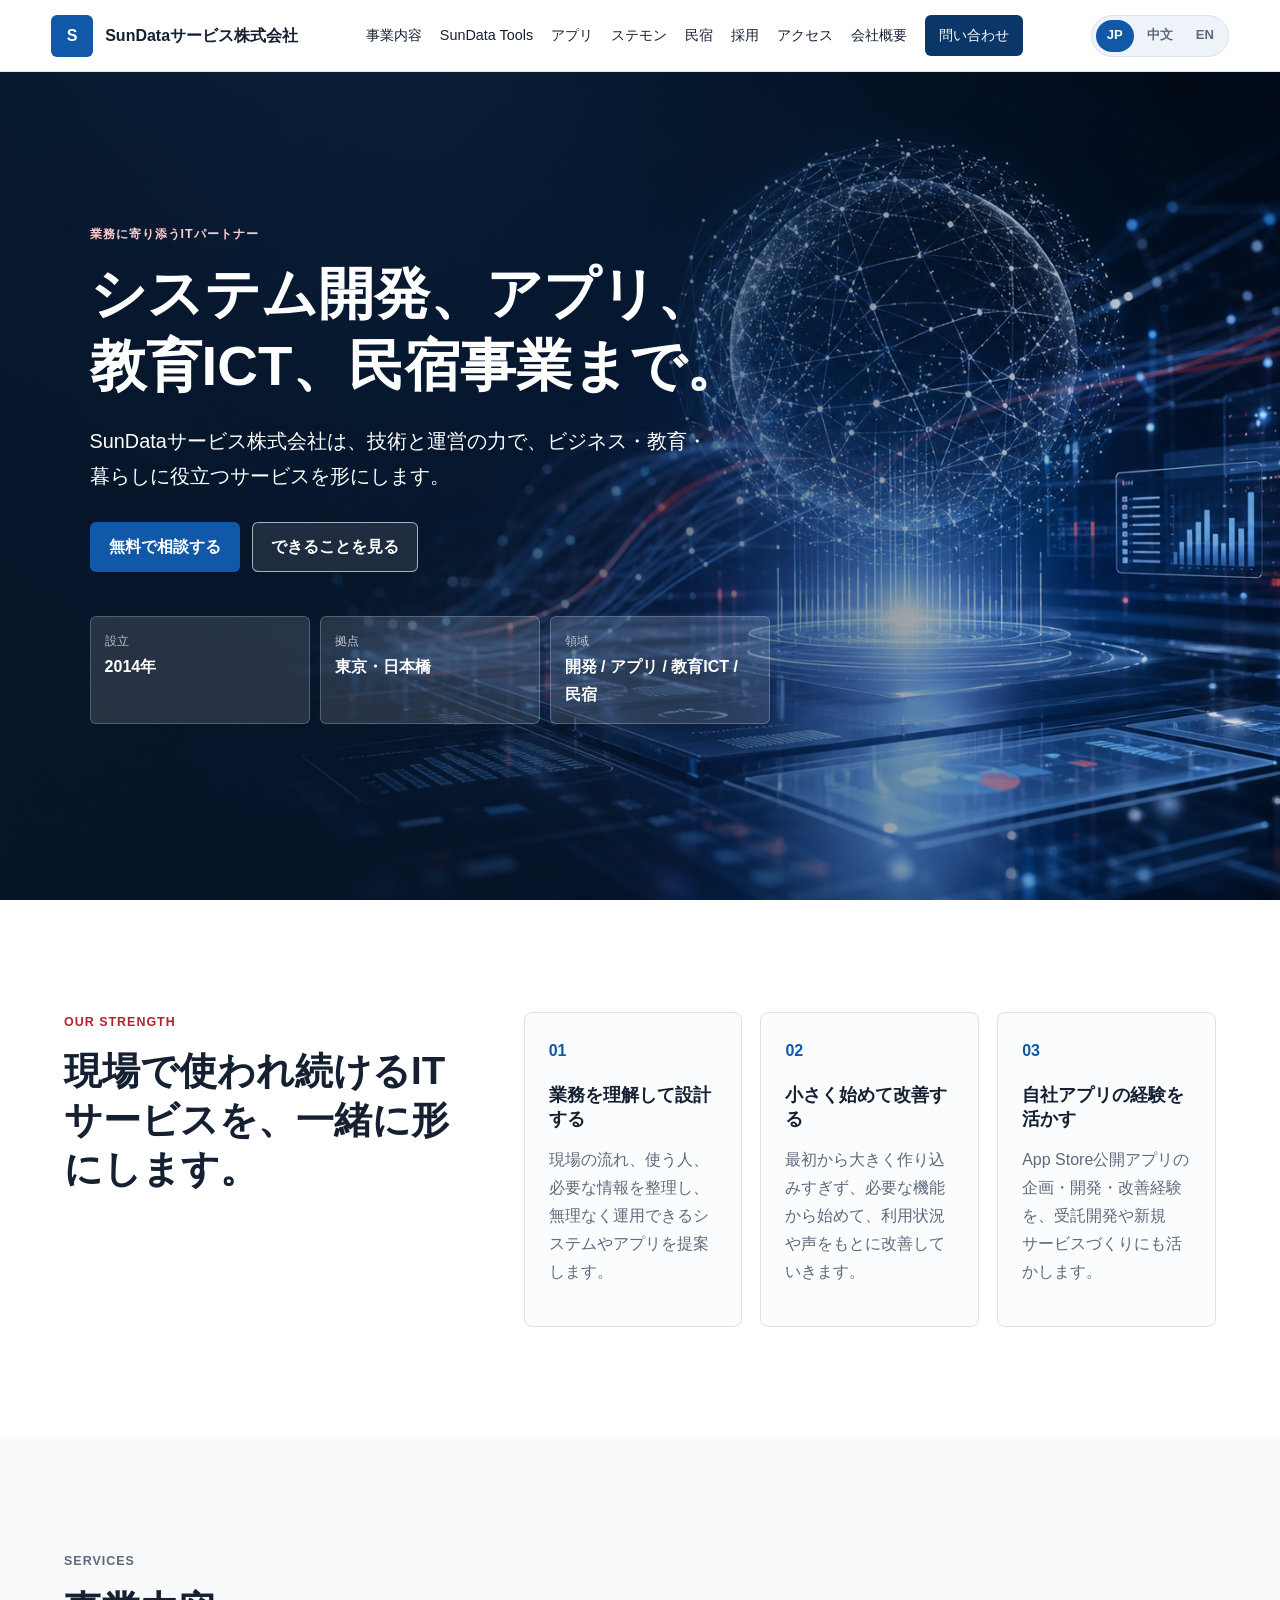
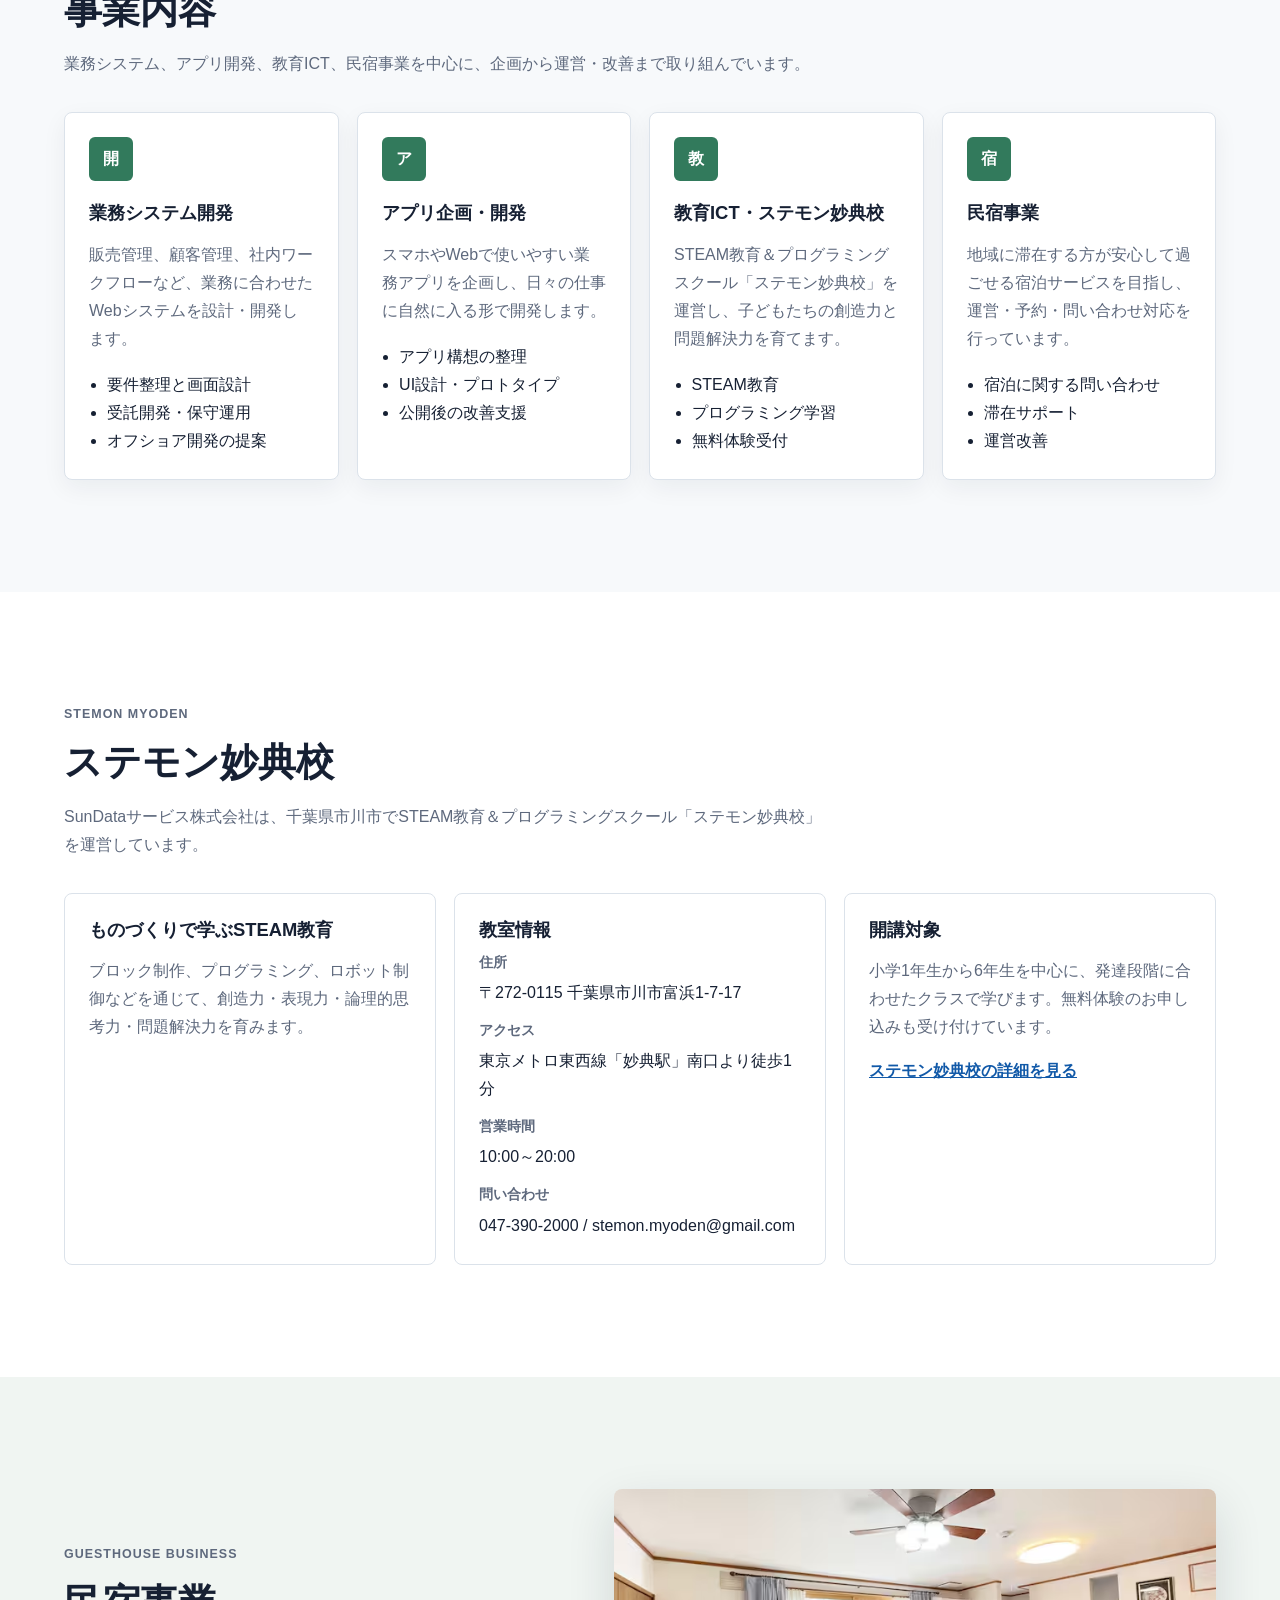
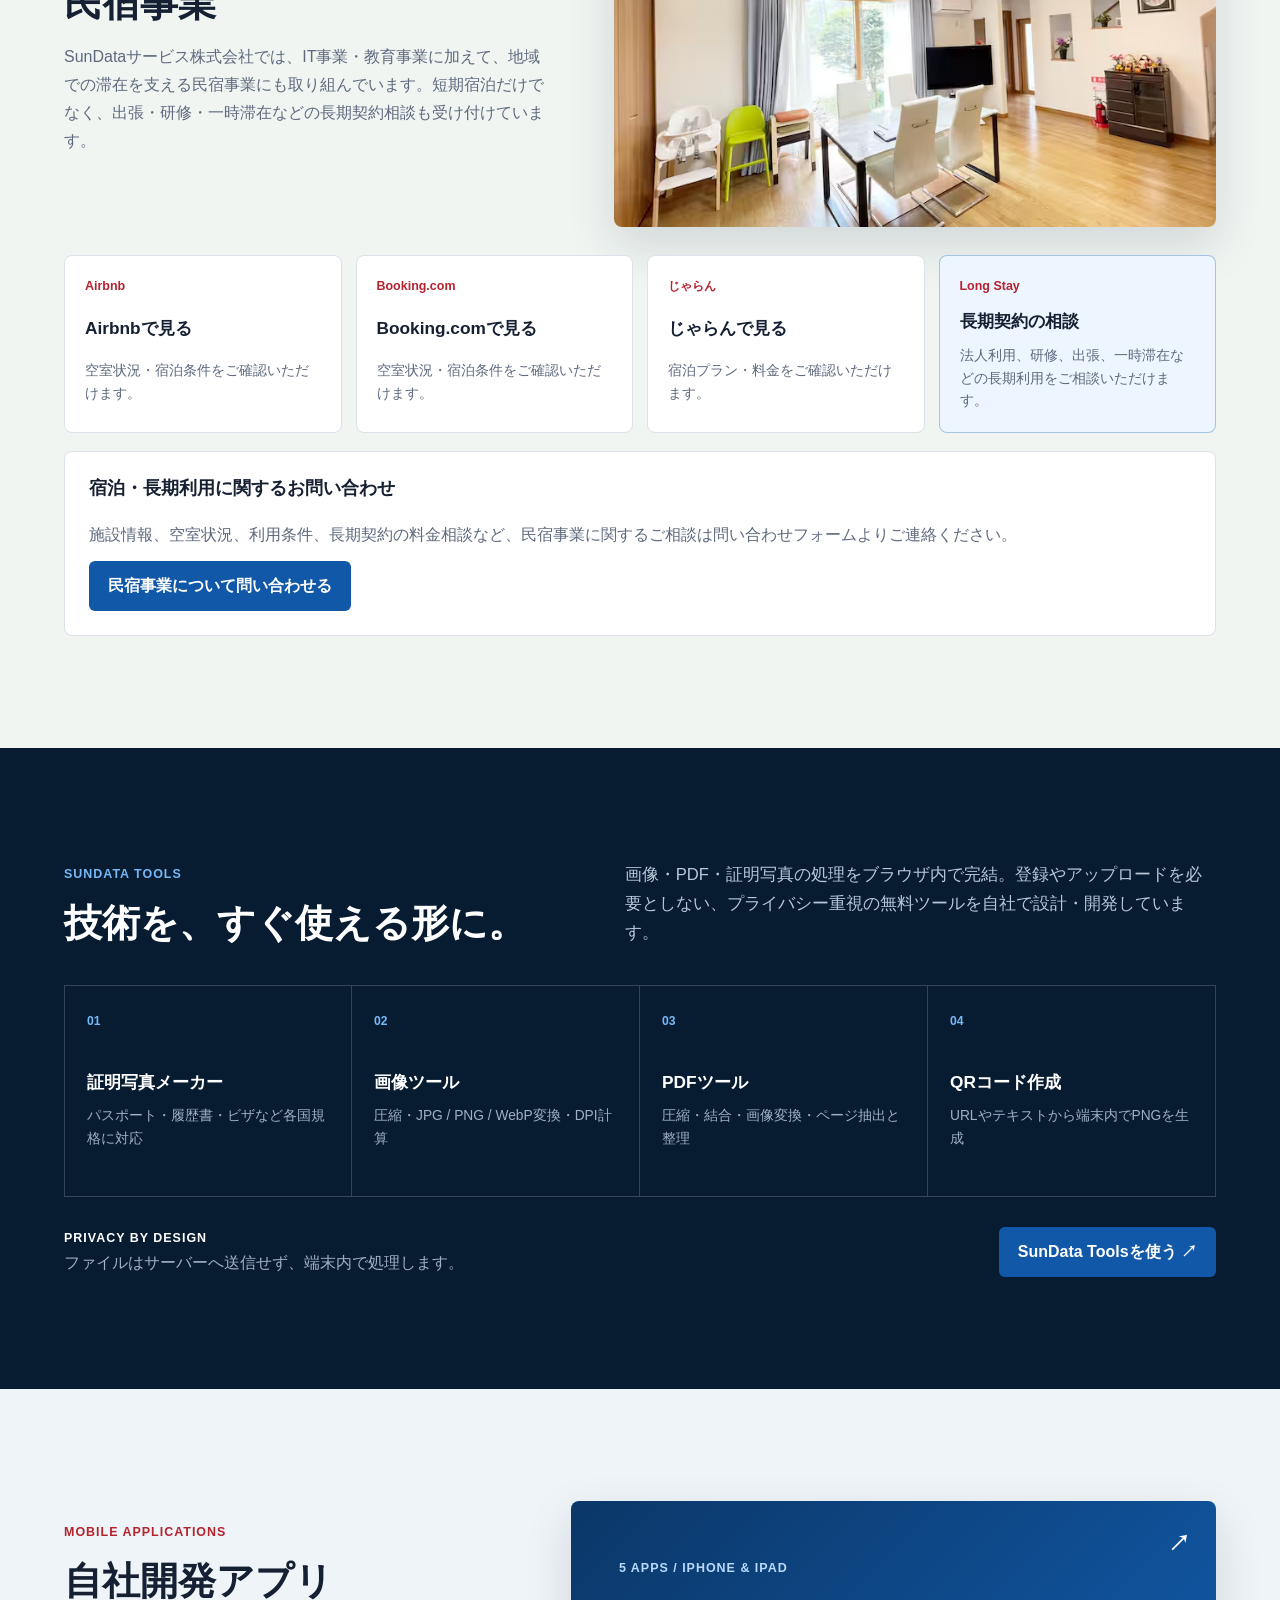
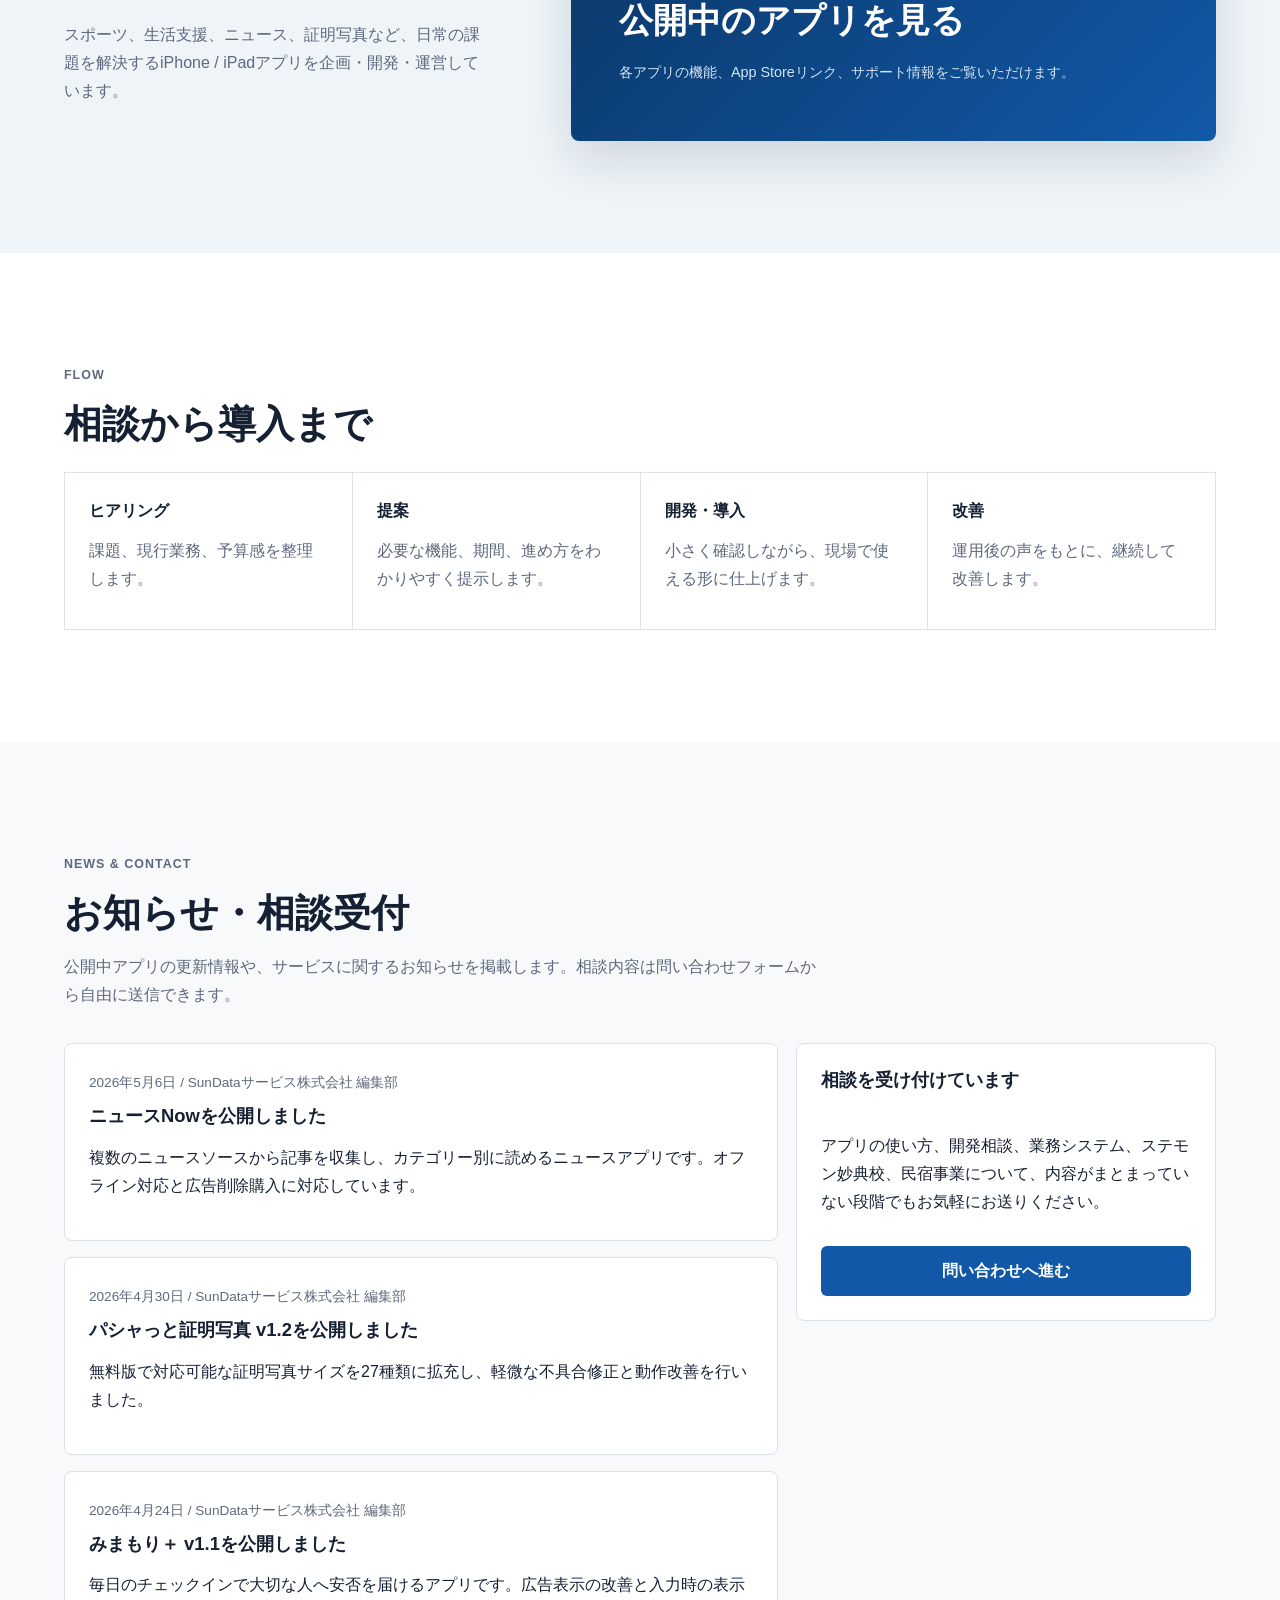
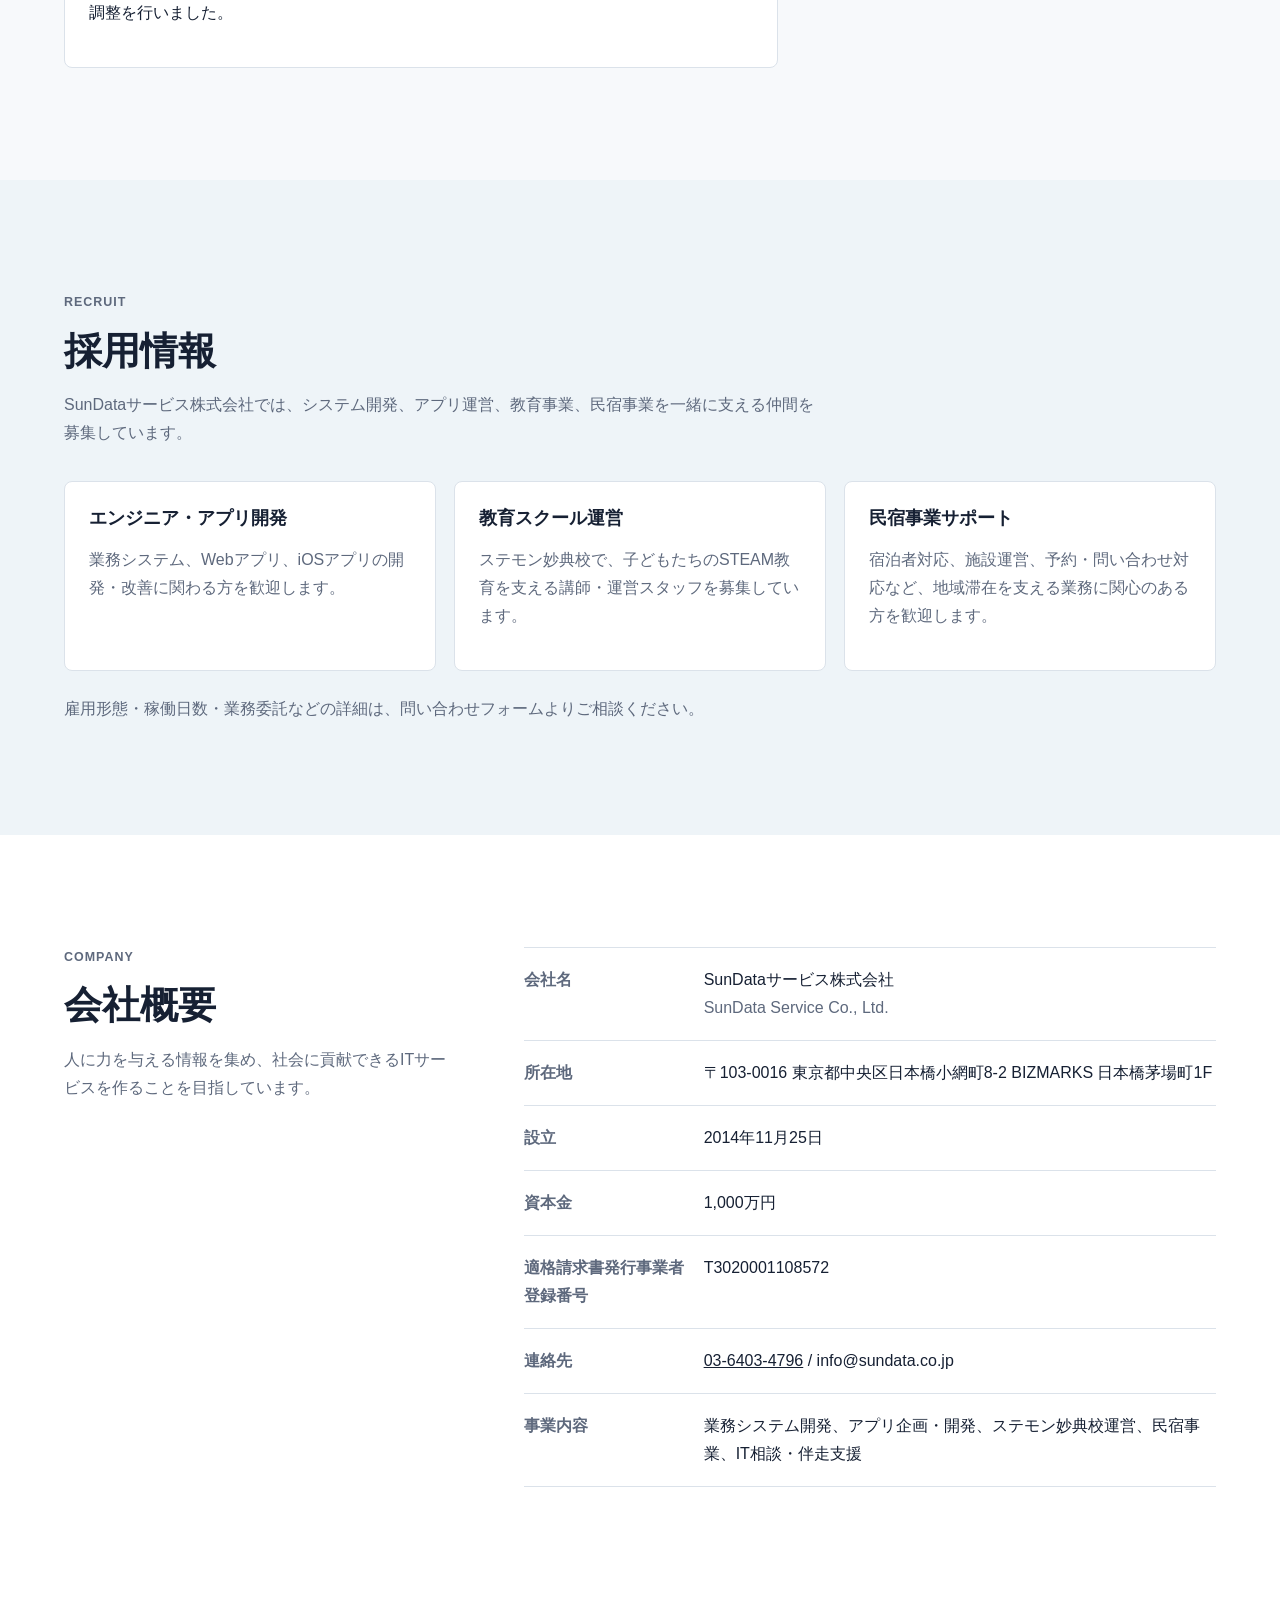
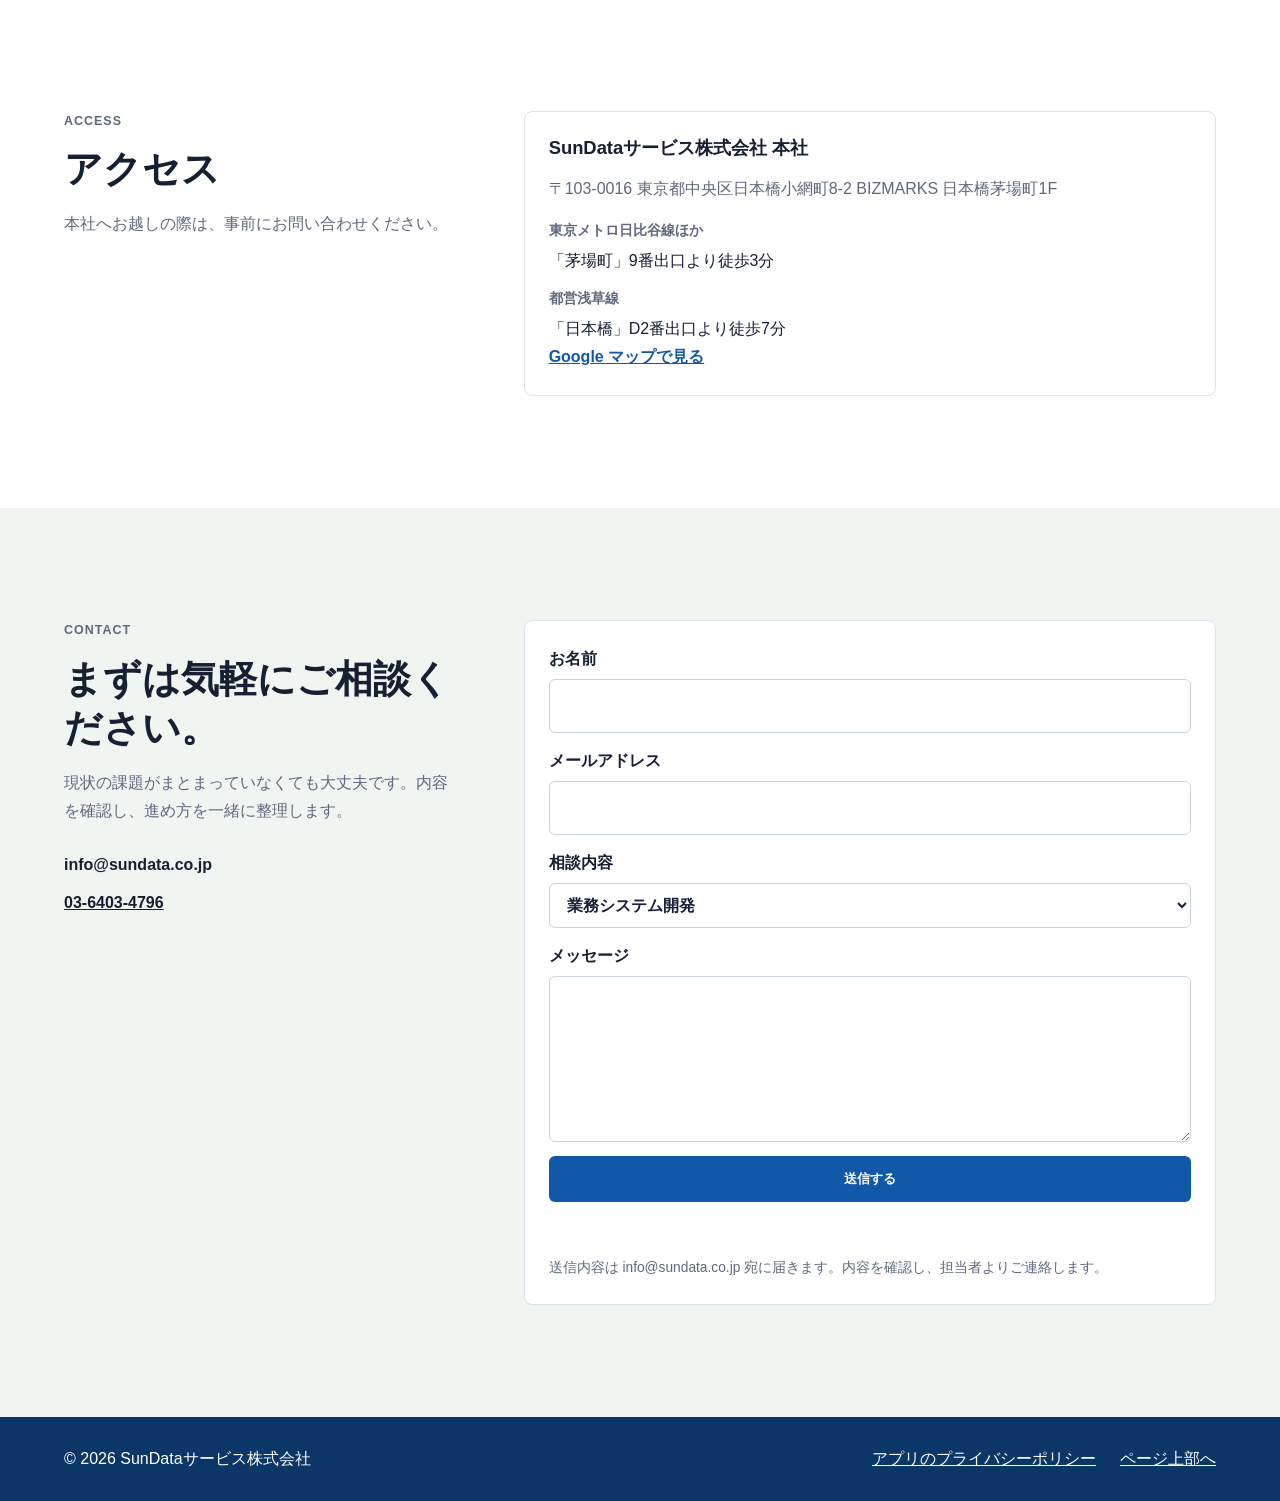
<file: index.html>
<!doctype html>
<html lang="ja">
  <head>
    <meta charset="utf-8">
    <meta name="viewport" content="width=device-width, initial-scale=1">
    <title>SunDataサービス株式会社 | システム・アプリ・教育ICT・民宿事業</title>
    <meta name="description" content="SunDataサービス株式会社は、業務システム開発、アプリ企画・開発、教育ICT、ステモン妙典校、民宿事業を通じて暮らしとビジネスを支援します。">
    <link rel="preload" href="assets/hero-ai-technology.png" as="image">
    <link rel="stylesheet" href="styles.css">
  </head>
  <body>
    <header class="site-header">
      <a class="brand" href="#top" aria-label="SunDataサービス株式会社 ホーム">
        <span class="brand-mark">S</span>
        <span>
          <strong>SunDataサービス株式会社</strong>
        </span>
      </a>
      <button class="nav-toggle" type="button" aria-label="メニューを開く" aria-expanded="false">☰</button>
      <nav class="site-nav" aria-label="主要ナビゲーション">
        <a href="#services">事業内容</a>
        <a href="#technology">SunData Tools</a>
        <a href="#apps">アプリ</a>
        <a href="#stemon">ステモン</a>
        <a href="#inn">民宿</a>
        <a href="#recruit">採用</a>
        <a href="#access">アクセス</a>
        <a href="#company">会社概要</a>
        <a class="nav-cta" href="#contact">問い合わせ</a>
      </nav>
      <div class="language-switcher" aria-label="Language">
        <a href="./" class="active" hreflang="ja">JP</a>
        <a href="zh/" class="" hreflang="zh-Hans">中文</a>
        <a href="en/" class="" hreflang="en">EN</a>
      </div>
    </header>

    <main id="top">
      <section class="hero">
        <img class="hero-image" src="assets/hero-ai-technology.png" alt="AIとデータ活用をイメージしたデジタルネットワーク">
        <div class="hero-shade"></div>
        <div class="hero-content">
          <p class="eyebrow">業務に寄り添うITパートナー</p>
          <h1>
            <span class="headline-phrase">システム開発、アプリ、</span>
            <span class="headline-phrase">教育ICT、民宿事業まで。</span>
          </h1>
          <p class="lead">SunDataサービス株式会社は、技術と運営の力で、ビジネス・教育・暮らしに役立つサービスを形にします。</p>
          <div class="hero-actions">
            <a class="button primary" href="#contact">無料で相談する</a>
            <a class="button secondary" href="#services">できることを見る</a>
          </div>
          <dl class="hero-facts" aria-label="会社の特徴">
            <div><dt>設立</dt><dd>2014年</dd></div>
            <div><dt>拠点</dt><dd>東京・日本橋</dd></div>
            <div><dt>領域</dt><dd>開発 / アプリ / 教育ICT / 民宿</dd></div>
          </dl>
        </div>
      </section>

      <section class="section intro" aria-labelledby="intro-title">
        <div>
          <p class="eyebrow">Our Strength</p>
          <h2 id="intro-title">現場で使われ続けるITサービスを、一緒に形にします。</h2>
        </div>
        <div class="intro-grid">
          <article>
            <span>01</span>
            <h3>業務を理解して設計する</h3>
            <p>現場の流れ、使う人、必要な情報を整理し、無理なく運用できるシステムやアプリを提案します。</p>
          </article>
          <article>
            <span>02</span>
            <h3>小さく始めて改善する</h3>
            <p>最初から大きく作り込みすぎず、必要な機能から始めて、利用状況や声をもとに改善していきます。</p>
          </article>
          <article>
            <span>03</span>
            <h3>自社アプリの経験を活かす</h3>
            <p>App Store公開アプリの企画・開発・改善経験を、受託開発や新規サービスづくりにも活かします。</p>
          </article>
        </div>
      </section>

      <section class="section services" id="services" aria-labelledby="services-title">
        <div class="section-heading">
          <p class="eyebrow">Services</p>
          <h2 id="services-title">事業内容</h2>
          <p>業務システム、アプリ開発、教育ICT、民宿事業を中心に、企画から運営・改善まで取り組んでいます。</p>
        </div>
        <div class="service-grid">
          <article class="service-card">
            <div class="icon">開</div>
            <h3>業務システム開発</h3>
            <p>販売管理、顧客管理、社内ワークフローなど、業務に合わせたWebシステムを設計・開発します。</p>
            <ul>
              <li>要件整理と画面設計</li>
              <li>受託開発・保守運用</li>
              <li>オフショア開発の提案</li>
            </ul>
          </article>
          <article class="service-card">
            <div class="icon">ア</div>
            <h3>アプリ企画・開発</h3>
            <p>スマホやWebで使いやすい業務アプリを企画し、日々の仕事に自然に入る形で開発します。</p>
            <ul>
              <li>アプリ構想の整理</li>
              <li>UI設計・プロトタイプ</li>
              <li>公開後の改善支援</li>
            </ul>
          </article>
          <article class="service-card">
            <div class="icon">教</div>
            <h3>教育ICT・ステモン妙典校</h3>
            <p>STEAM教育＆プログラミングスクール「ステモン妙典校」を運営し、子どもたちの創造力と問題解決力を育てます。</p>
            <ul>
              <li>STEAM教育</li>
              <li>プログラミング学習</li>
              <li>無料体験受付</li>
            </ul>
          </article>
          <article class="service-card">
            <div class="icon">宿</div>
            <h3>民宿事業</h3>
            <p>地域に滞在する方が安心して過ごせる宿泊サービスを目指し、運営・予約・問い合わせ対応を行っています。</p>
            <ul>
              <li>宿泊に関する問い合わせ</li>
              <li>滞在サポート</li>
              <li>運営改善</li>
            </ul>
          </article>
        </div>
      </section>

      <section class="section stemon" id="stemon" aria-labelledby="stemon-title">
        <div class="section-heading">
          <p class="eyebrow">STEMON Myoden</p>
          <h2 id="stemon-title">ステモン妙典校</h2>
          <p>SunDataサービス株式会社は、千葉県市川市でSTEAM教育＆プログラミングスクール「ステモン妙典校」を運営しています。</p>
        </div>
        <div class="info-grid">
          <article class="info-card">
            <h3>ものづくりで学ぶSTEAM教育</h3>
            <p>ブロック制作、プログラミング、ロボット制御などを通じて、創造力・表現力・論理的思考力・問題解決力を育みます。</p>
          </article>
          <article class="info-card">
            <h3>教室情報</h3>
            <dl class="compact-list">
              <div><dt>住所</dt><dd>〒272-0115 千葉県市川市富浜1-7-17</dd></div>
              <div><dt>アクセス</dt><dd>東京メトロ東西線「妙典駅」南口より徒歩1分</dd></div>
              <div><dt>営業時間</dt><dd>10:00～20:00</dd></div>
              <div><dt>問い合わせ</dt><dd>047-390-2000 / stemon.myoden@gmail.com</dd></div>
            </dl>
          </article>
          <article class="info-card">
            <h3>開講対象</h3>
            <p>小学1年生から6年生を中心に、発達段階に合わせたクラスで学びます。無料体験のお申し込みも受け付けています。</p>
            <a class="text-link" href="https://www.stemon.net/schools/myoden/" target="_blank" rel="noopener">ステモン妙典校の詳細を見る</a>
          </article>
        </div>
      </section>

      <section class="section inn" id="inn" aria-labelledby="inn-title">
        <div class="split-panel">
          <div>
            <p class="eyebrow">Guesthouse Business</p>
            <h2 id="inn-title">民宿事業</h2>
            <p>SunDataサービス株式会社では、IT事業・教育事業に加えて、地域での滞在を支える民宿事業にも取り組んでいます。短期宿泊だけでなく、出張・研修・一時滞在などの長期契約相談も受け付けています。</p>
          </div>
          <div class="guesthouse-media">
            <img src="assets/guesthouse-room.avif" alt="民宿事業の客室写真">
          </div>
        </div>
        <div class="booking-grid" aria-label="民宿予約リンク">
          <a class="booking-card" href="https://www.airbnb.jp/rooms/863454537702754655?guests=1&adults=1&s=67&unique_share_id=db4092f7-1dc7-4b91-a74a-ff090fd770fd" target="_blank" rel="noopener">
            <span>Airbnb</span>
            <strong>Airbnbで見る</strong>
            <small>空室状況・宿泊条件をご確認いただけます。</small>
          </a>
          <a class="booking-card" href="https://www.booking.com/Share-pc0vzx" target="_blank" rel="noopener">
            <span>Booking.com</span>
            <strong>Booking.comで見る</strong>
            <small>空室状況・宿泊条件をご確認いただけます。</small>
          </a>
          <a class="booking-card" href="https://www.jalan.net/yad369756/" target="_blank" rel="noopener">
            <span>じゃらん</span>
            <strong>じゃらんで見る</strong>
            <small>宿泊プラン・料金をご確認いただけます。</small>
          </a>
          <a class="booking-card highlight" href="#contact">
            <span>Long Stay</span>
            <strong>長期契約の相談</strong>
            <small>法人利用、研修、出張、一時滞在などの長期利用をご相談いただけます。</small>
          </a>
        </div>
        <div class="inn-note">
          <h3>宿泊・長期利用に関するお問い合わせ</h3>
          <p>施設情報、空室状況、利用条件、長期契約の料金相談など、民宿事業に関するご相談は問い合わせフォームよりご連絡ください。</p>
          <a class="button primary" href="#contact">民宿事業について問い合わせる</a>
        </div>
      </section>

      <section class="section technology" id="technology" aria-labelledby="technology-title">
        <div class="technology-header">
          <div>
            <p class="eyebrow">SunData Tools</p>
            <h2 id="technology-title">技術を、すぐ使える形に。</h2>
          </div>
          <p>画像・PDF・証明写真の処理をブラウザ内で完結。登録やアップロードを必要としない、プライバシー重視の無料ツールを自社で設計・開発しています。</p>
        </div>
        <div class="technology-grid">
          <a href="https://sundata.tech/?lang=ja#maker" target="_blank" rel="noopener"><span>01</span><strong>証明写真メーカー</strong><small>パスポート・履歴書・ビザなど各国規格に対応</small></a>
          <a href="https://sundata.tech/?lang=ja#tools" target="_blank" rel="noopener"><span>02</span><strong>画像ツール</strong><small>圧縮・JPG / PNG / WebP変換・DPI計算</small></a>
          <a href="https://sundata.tech/?lang=ja#pdf-tools" target="_blank" rel="noopener"><span>03</span><strong>PDFツール</strong><small>圧縮・結合・画像変換・ページ抽出と整理</small></a>
          <a href="https://sundata.tech/?lang=ja#qr-tool" target="_blank" rel="noopener"><span>04</span><strong>QRコード作成</strong><small>URLやテキストから端末内でPNGを生成</small></a>
        </div>
        <div class="technology-footer">
          <p><strong>Privacy by design</strong> ファイルはサーバーへ送信せず、端末内で処理します。</p>
          <a class="button primary" href="https://sundata.tech/?lang=ja" target="_blank" rel="noopener">SunData Toolsを使う ↗</a>
        </div>
      </section>

      <section class="section apps apps-link" id="apps" aria-labelledby="apps-title">
        <div class="apps-link-copy">
          <p class="eyebrow">Mobile Applications</p>
          <h2 id="apps-title">自社開発アプリ</h2>
          <p>スポーツ、生活支援、ニュース、証明写真など、日常の課題を解決するiPhone / iPadアプリを企画・開発・運営しています。</p>
        </div>
        <a class="apps-link-card" href="https://sundata.tech/apps.html?lang=ja" target="_blank" rel="noopener">
          <span>5 Apps / iPhone &amp; iPad</span>
          <strong>公開中のアプリを見る</strong>
          <small>各アプリの機能、App Storeリンク、サポート情報をご覧いただけます。</small>
          <b aria-hidden="true">↗</b>
        </a>
      </section>

      <section class="section process" aria-labelledby="process-title">
        <div class="section-heading compact">
          <p class="eyebrow">Flow</p>
          <h2 id="process-title">相談から導入まで</h2>
        </div>
        <ol class="process-list">
          <li><strong>ヒアリング</strong><span>課題、現行業務、予算感を整理します。</span></li>
          <li><strong>提案</strong><span>必要な機能、期間、進め方をわかりやすく提示します。</span></li>
          <li><strong>開発・導入</strong><span>小さく確認しながら、現場で使える形に仕上げます。</span></li>
          <li><strong>改善</strong><span>運用後の声をもとに、継続して改善します。</span></li>
        </ol>
      </section>

      <section class="section journal" id="journal" aria-labelledby="journal-title">
        <div class="section-heading">
          <p class="eyebrow">News & Contact</p>
          <h2 id="journal-title">お知らせ・相談受付</h2>
          <p>公開中アプリの更新情報や、サービスに関するお知らせを掲載します。相談内容は問い合わせフォームから自由に送信できます。</p>
        </div>
        <div class="journal-layout">
          <div class="posts" aria-live="polite">
          <article class="post">
            <time datetime="2026-05-06">2026年5月6日 / SunDataサービス株式会社 編集部</time>
            <h3>ニュースNowを公開しました</h3>
            <p>複数のニュースソースから記事を収集し、カテゴリー別に読めるニュースアプリです。オフライン対応と広告削除購入に対応しています。</p>
          </article>
          <article class="post">
            <time datetime="2026-04-30">2026年4月30日 / SunDataサービス株式会社 編集部</time>
            <h3>パシャっと証明写真 v1.2を公開しました</h3>
            <p>無料版で対応可能な証明写真サイズを27種類に拡充し、軽微な不具合修正と動作改善を行いました。</p>
          </article>
          <article class="post">
            <time datetime="2026-04-24">2026年4月24日 / SunDataサービス株式会社 編集部</time>
            <h3>みまもり＋ v1.1を公開しました</h3>
            <p>毎日のチェックインで大切な人へ安否を届けるアプリです。広告表示の改善と入力時の表示調整を行いました。</p>
          </article>
          </div>
          <aside class="request-box">
            <h3>相談を受け付けています</h3>
            <p>アプリの使い方、開発相談、業務システム、ステモン妙典校、民宿事業について、内容がまとまっていない段階でもお気軽にお送りください。</p>
            <a class="button primary" href="#contact">問い合わせへ進む</a>
          </aside>
        </div>
      </section>

      <section class="section recruit" id="recruit" aria-labelledby="recruit-title">
        <div class="section-heading">
          <p class="eyebrow">Recruit</p>
          <h2 id="recruit-title">採用情報</h2>
          <p>SunDataサービス株式会社では、システム開発、アプリ運営、教育事業、民宿事業を一緒に支える仲間を募集しています。</p>
        </div>
        <div class="recruit-grid">
          <article class="info-card">
            <h3>エンジニア・アプリ開発</h3>
            <p>業務システム、Webアプリ、iOSアプリの開発・改善に関わる方を歓迎します。</p>
          </article>
          <article class="info-card">
            <h3>教育スクール運営</h3>
            <p>ステモン妙典校で、子どもたちのSTEAM教育を支える講師・運営スタッフを募集しています。</p>
          </article>
          <article class="info-card">
            <h3>民宿事業サポート</h3>
            <p>宿泊者対応、施設運営、予約・問い合わせ対応など、地域滞在を支える業務に関心のある方を歓迎します。</p>
          </article>
        </div>
        <p class="section-note">雇用形態・稼働日数・業務委託などの詳細は、問い合わせフォームよりご相談ください。</p>
      </section>

      <section class="section company" id="company" aria-labelledby="company-title">
        <div>
          <p class="eyebrow">Company</p>
          <h2 id="company-title">会社概要</h2>
          <p>人に力を与える情報を集め、社会に貢献できるITサービスを作ることを目指しています。</p>
        </div>
        <dl class="company-table">
          <div><dt>会社名</dt><dd>SunDataサービス株式会社<br><span>SunData Service Co., Ltd.</span></dd></div>
          <div><dt>所在地</dt><dd>〒103-0016 東京都中央区日本橋小網町8-2 BIZMARKS 日本橋茅場町1F</dd></div>
          <div><dt>設立</dt><dd>2014年11月25日</dd></div>
          <div><dt>資本金</dt><dd>1,000万円</dd></div>
          <div><dt>適格請求書発行事業者登録番号</dt><dd>T3020001108572</dd></div>
          <div><dt>連絡先</dt><dd><a href="tel:0364034796">03-6403-4796</a> / info@sundata.co.jp</dd></div>
          <div><dt>事業内容</dt><dd>業務システム開発、アプリ企画・開発、ステモン妙典校運営、民宿事業、IT相談・伴走支援</dd></div>
        </dl>
      </section>

      <section class="section access" id="access" aria-labelledby="access-title">
        <div>
          <p class="eyebrow">Access</p>
          <h2 id="access-title">アクセス</h2>
          <p>本社へお越しの際は、事前にお問い合わせください。</p>
        </div>
        <div class="access-card">
          <h3>SunDataサービス株式会社 本社</h3>
          <p>〒103-0016 東京都中央区日本橋小網町8-2 BIZMARKS 日本橋茅場町1F</p>
          <dl class="compact-list">
            <div><dt>東京メトロ日比谷線ほか</dt><dd>「茅場町」9番出口より徒歩3分</dd></div>
            <div><dt>都営浅草線</dt><dd>「日本橋」D2番出口より徒歩7分</dd></div>
          </dl>
          <a class="text-link" href="https://www.google.com/maps/search/?api=1&query=%E6%9D%B1%E4%BA%AC%E9%83%BD%E4%B8%AD%E5%A4%AE%E5%8C%BA%E6%97%A5%E6%9C%AC%E6%A9%8B%E5%B0%8F%E7%B6%B2%E7%94%BA8-2%20BIZMARKS%20%E6%97%A5%E6%9C%AC%E6%A9%8B%E8%8C%85%E5%A0%B4%E7%94%BA1F" target="_blank" rel="noopener">Google マップで見る</a>
        </div>
      </section>

      <section class="section contact" id="contact" aria-labelledby="contact-title">
        <div class="contact-copy">
          <p class="eyebrow">Contact</p>
          <h2 id="contact-title">まずは気軽にご相談ください。</h2>
          <p>現状の課題がまとまっていなくても大丈夫です。内容を確認し、進め方を一緒に整理します。</p>
          <address>
            <span>info@sundata.co.jp</span>
            <a href="tel:0364034796">03-6403-4796</a>
          </address>
        </div>
        <form class="contact-form" id="contactForm" data-sending="送信中です。しばらくお待ちください。" data-success="送信しました。お問い合わせありがとうございます。" data-error="送信できませんでした。時間をおいて再度お試しください。" action="send-contact.php" method="post">
          <label>
            お名前
            <input name="name" required autocomplete="name">
          </label>
          <label>
            メールアドレス
            <input name="email" type="email" required autocomplete="email">
          </label>
          <label>
            相談内容
            <select name="topic">
              <option value="業務システム開発">業務システム開発</option>
              <option value="アプリ開発">アプリ開発</option>
              <option value="ステモン妙典校">ステモン妙典校</option>
              <option value="民宿事業">民宿事業</option>
              <option value="民宿・長期契約相談">民宿・長期契約相談</option>
              <option value="採用情報">採用情報</option>
              <option value="その他">その他</option>
            </select>
          </label>
          <label>
            メッセージ
            <textarea name="message" required rows="5"></textarea>
          </label>
          <label class="hidden-field" aria-hidden="true">
            会社名
            <input name="company" tabindex="-1" autocomplete="off">
          </label>
          <button class="button primary" type="submit">送信する</button>
          <p class="form-status" id="contactStatus" role="status" aria-live="polite"></p>
          <p class="form-note">送信内容は info@sundata.co.jp 宛に届きます。内容を確認し、担当者よりご連絡します。</p>
        </form>
      </section>
    </main>

    <footer class="site-footer">
      <p>© 2026 SunDataサービス株式会社</p>
      <div class="footer-links"><a href="privacy.html">アプリのプライバシーポリシー</a><a href="#top">ページ上部へ</a></div>
    </footer>

    <script src="script.js"></script>
  </body>
</html>
</file>
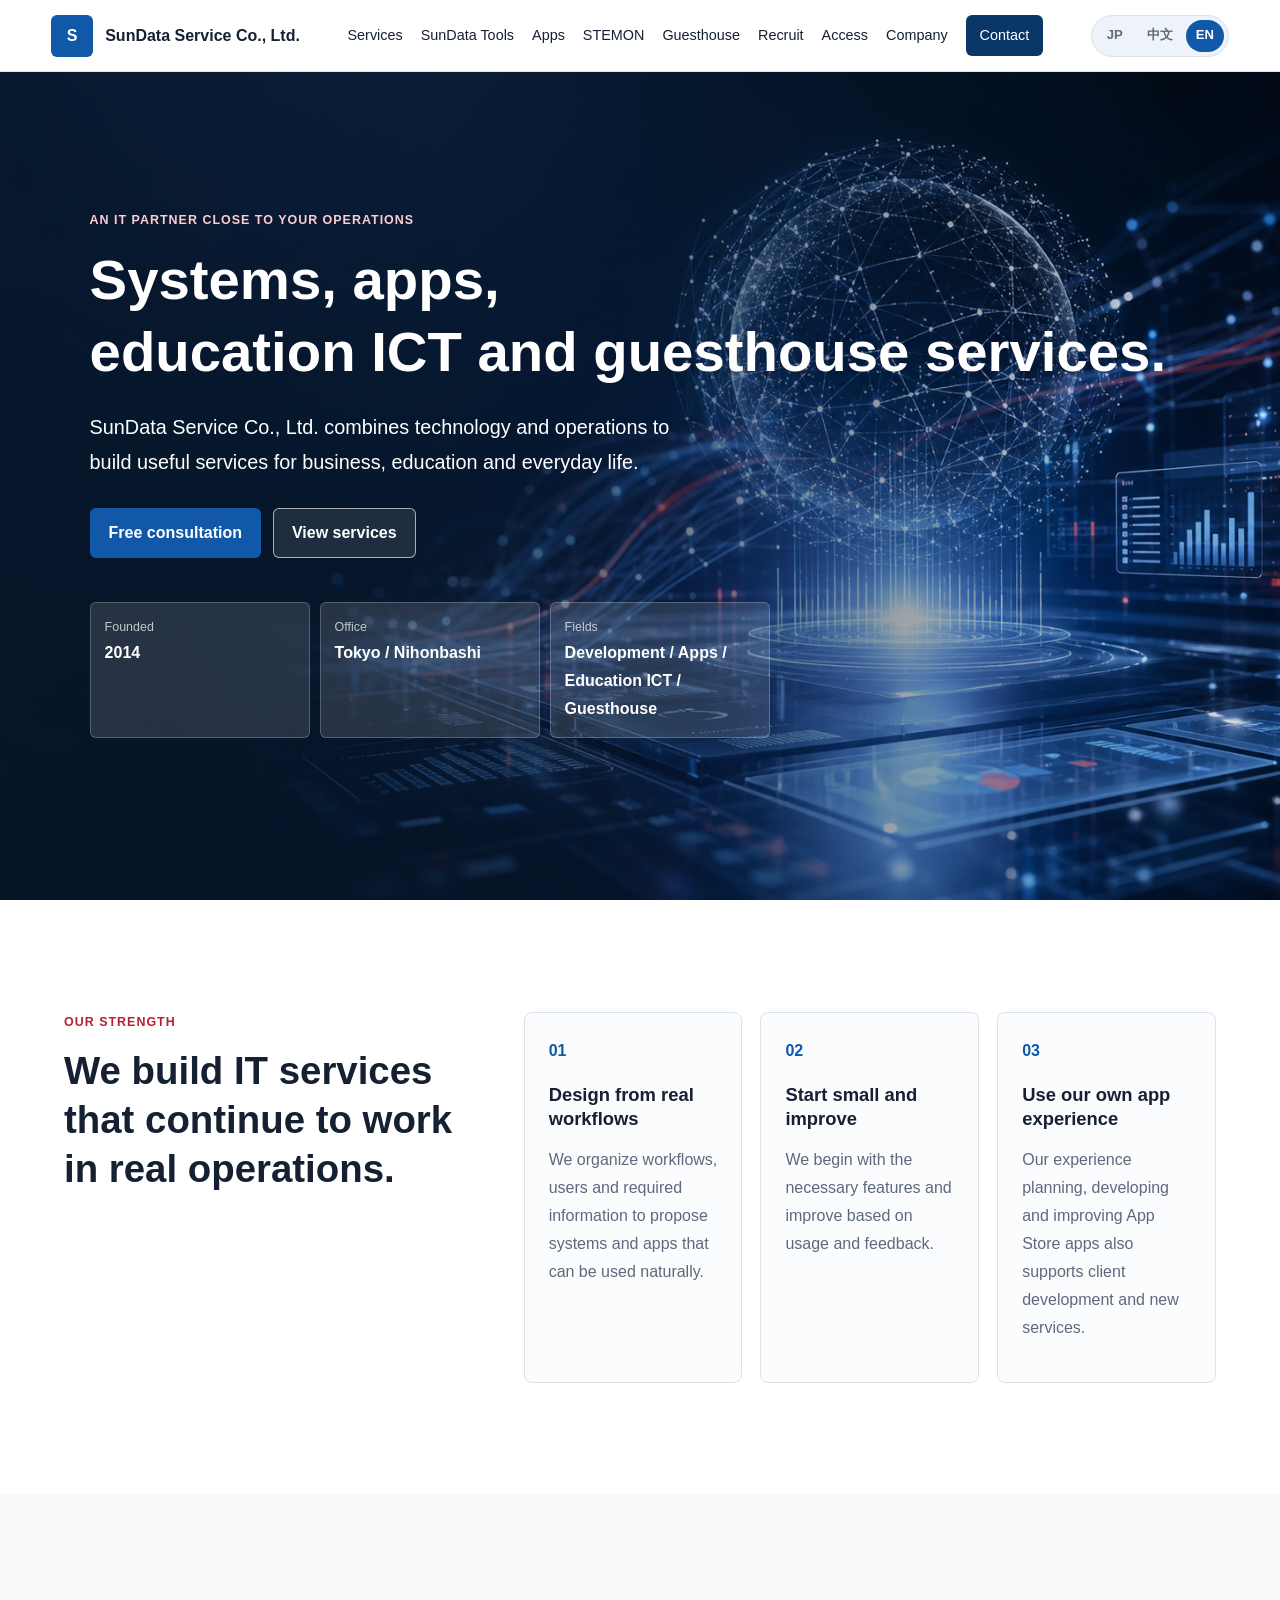
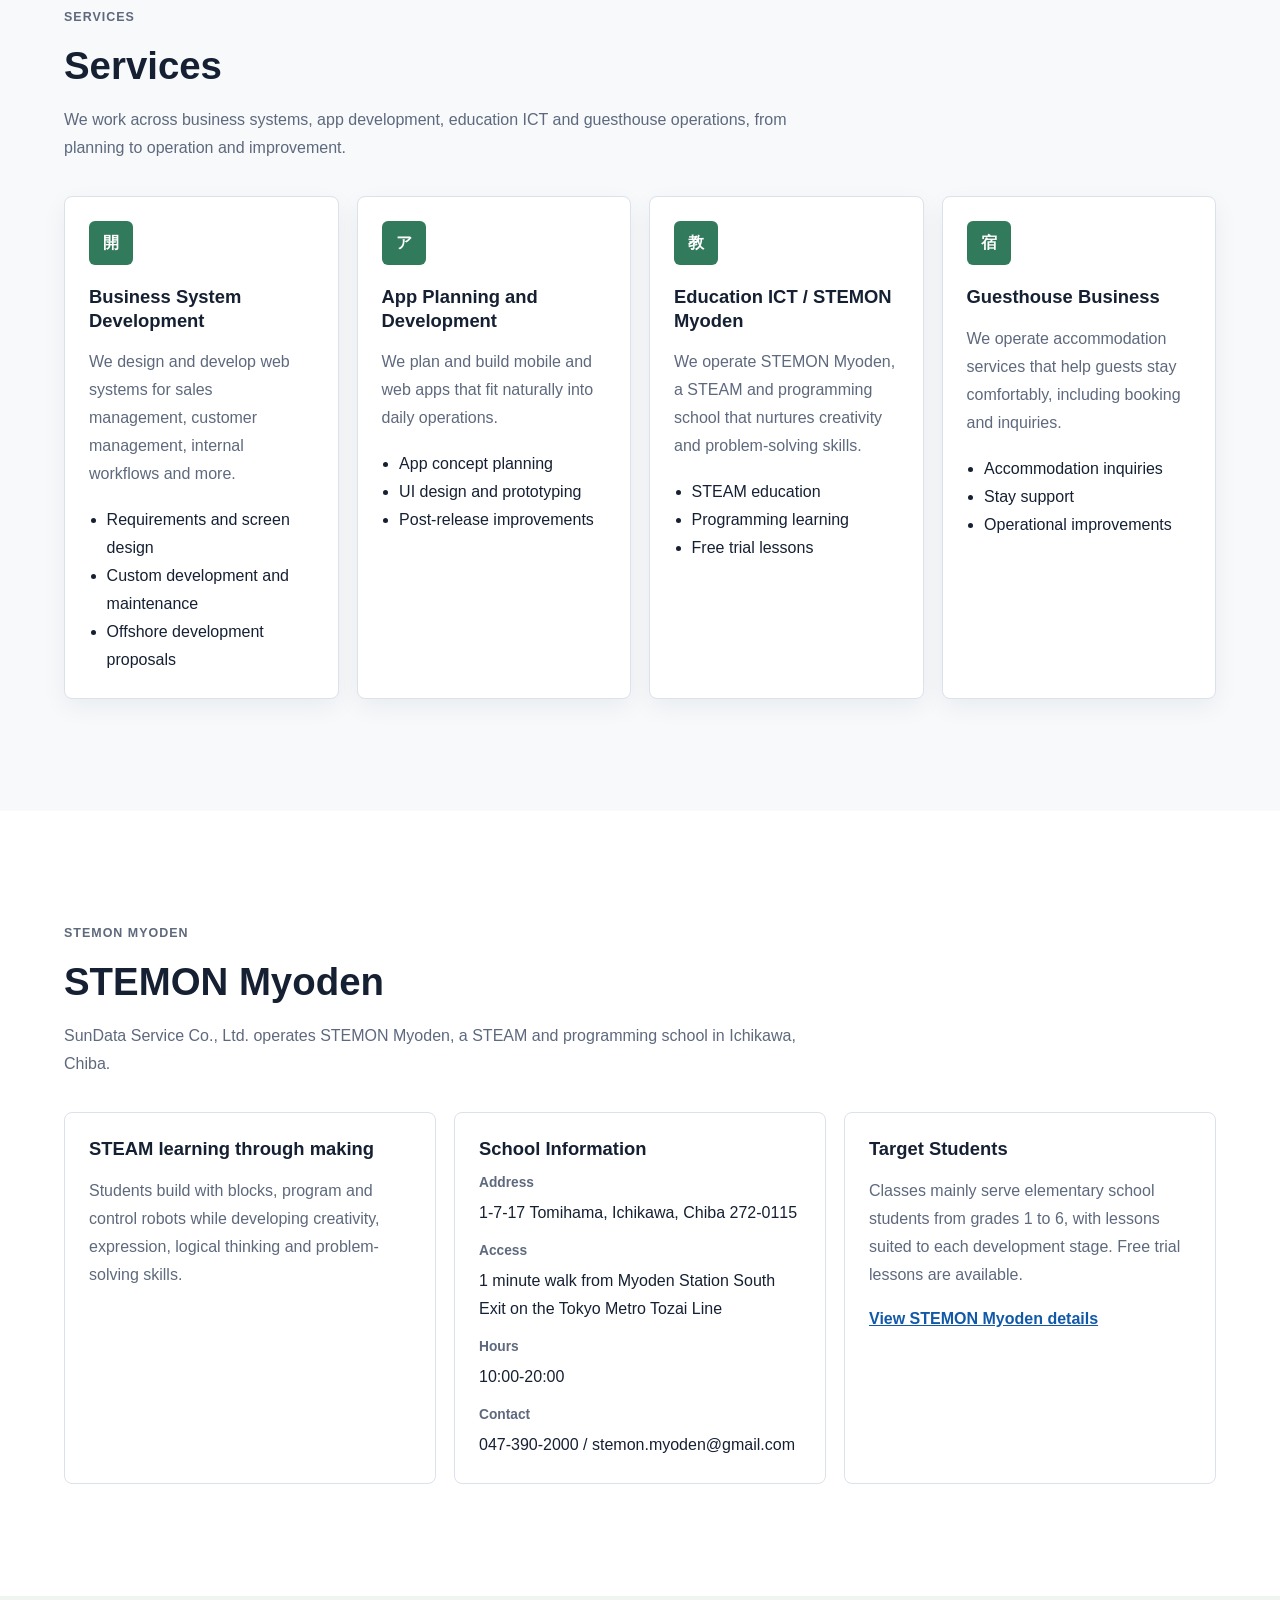
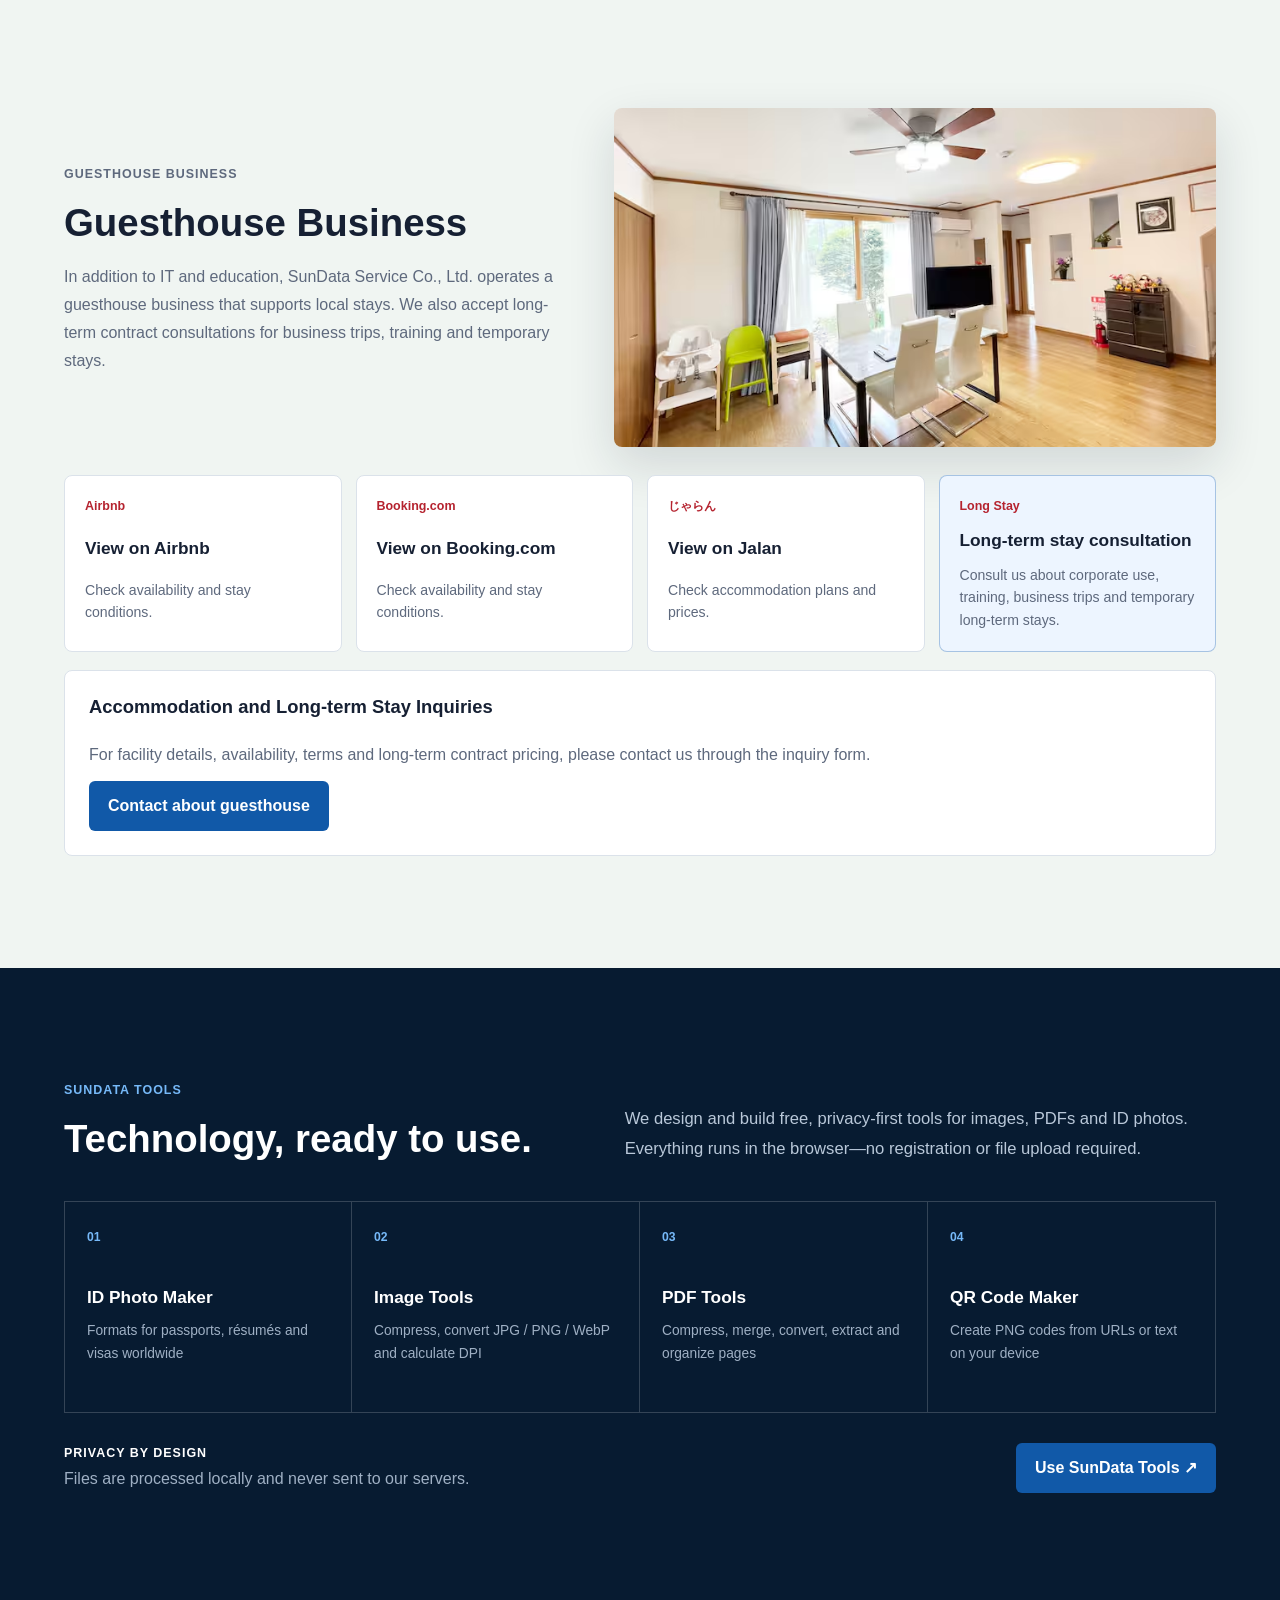
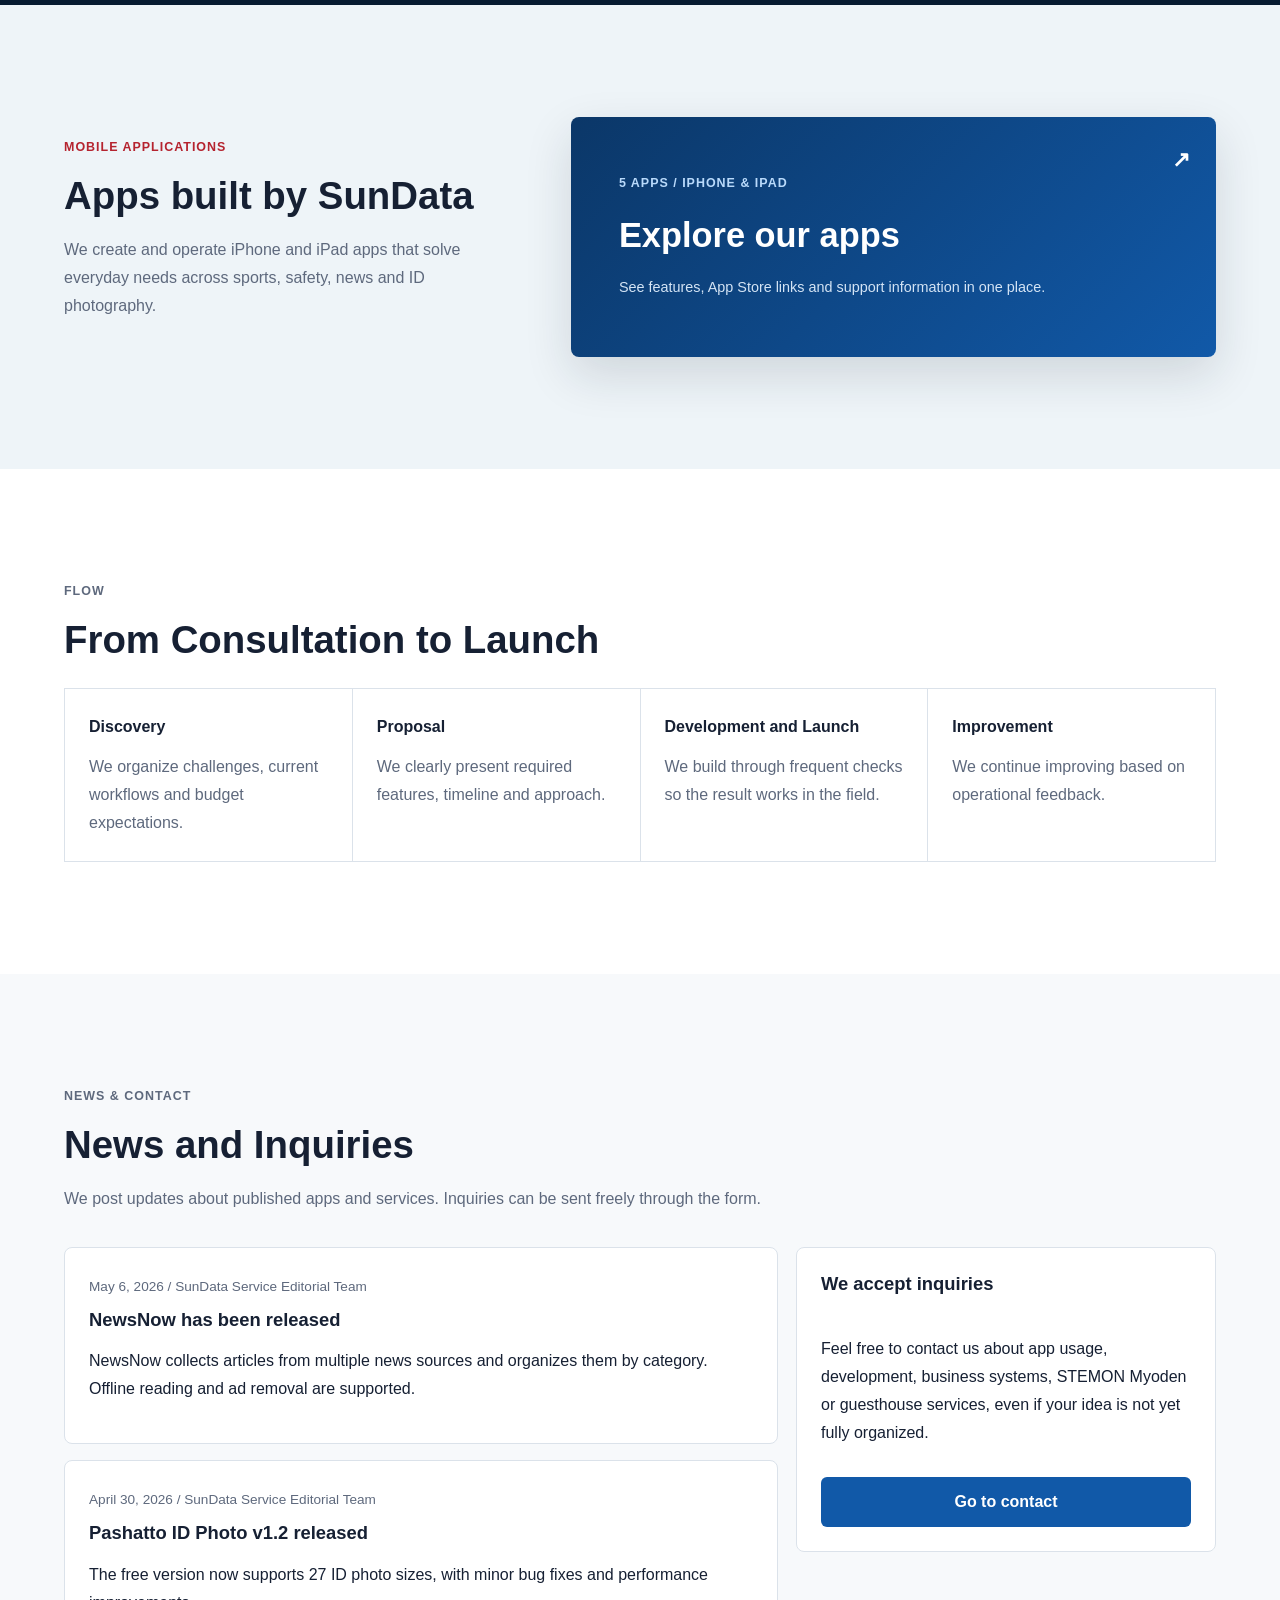
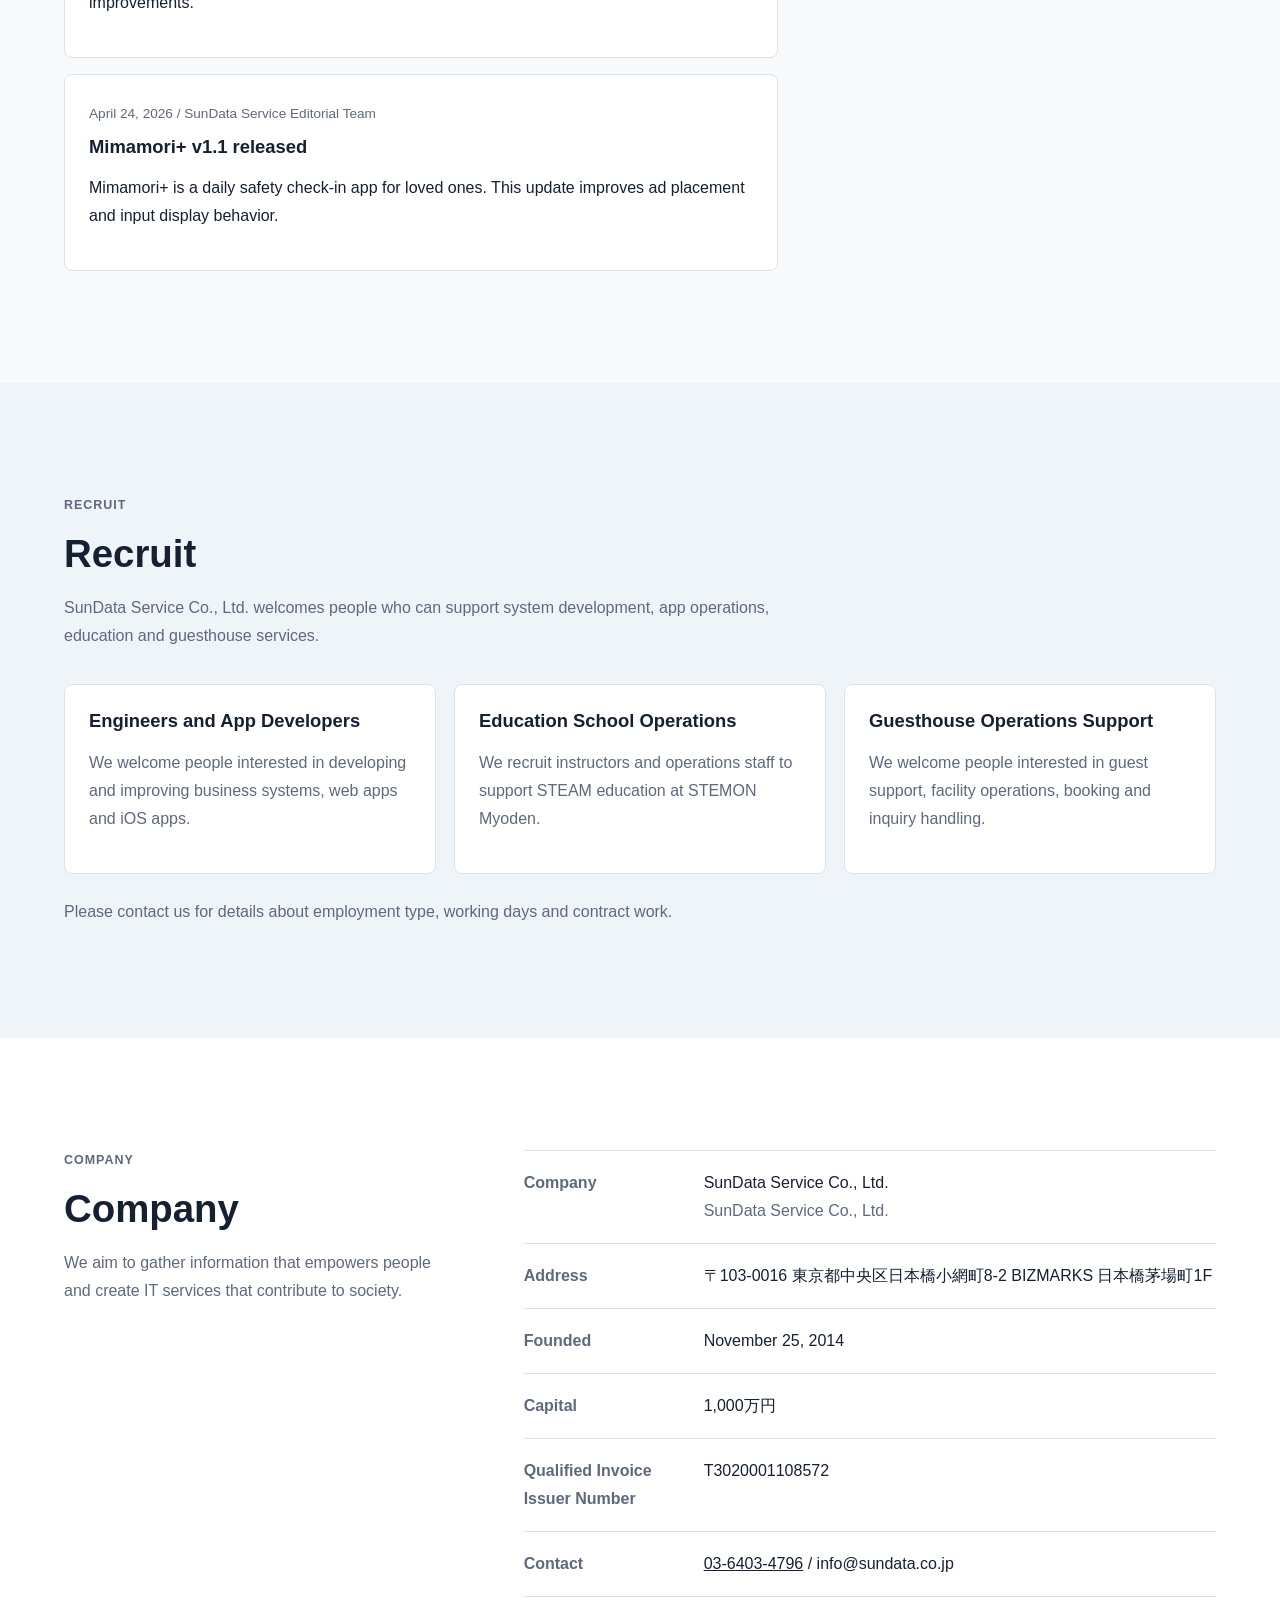
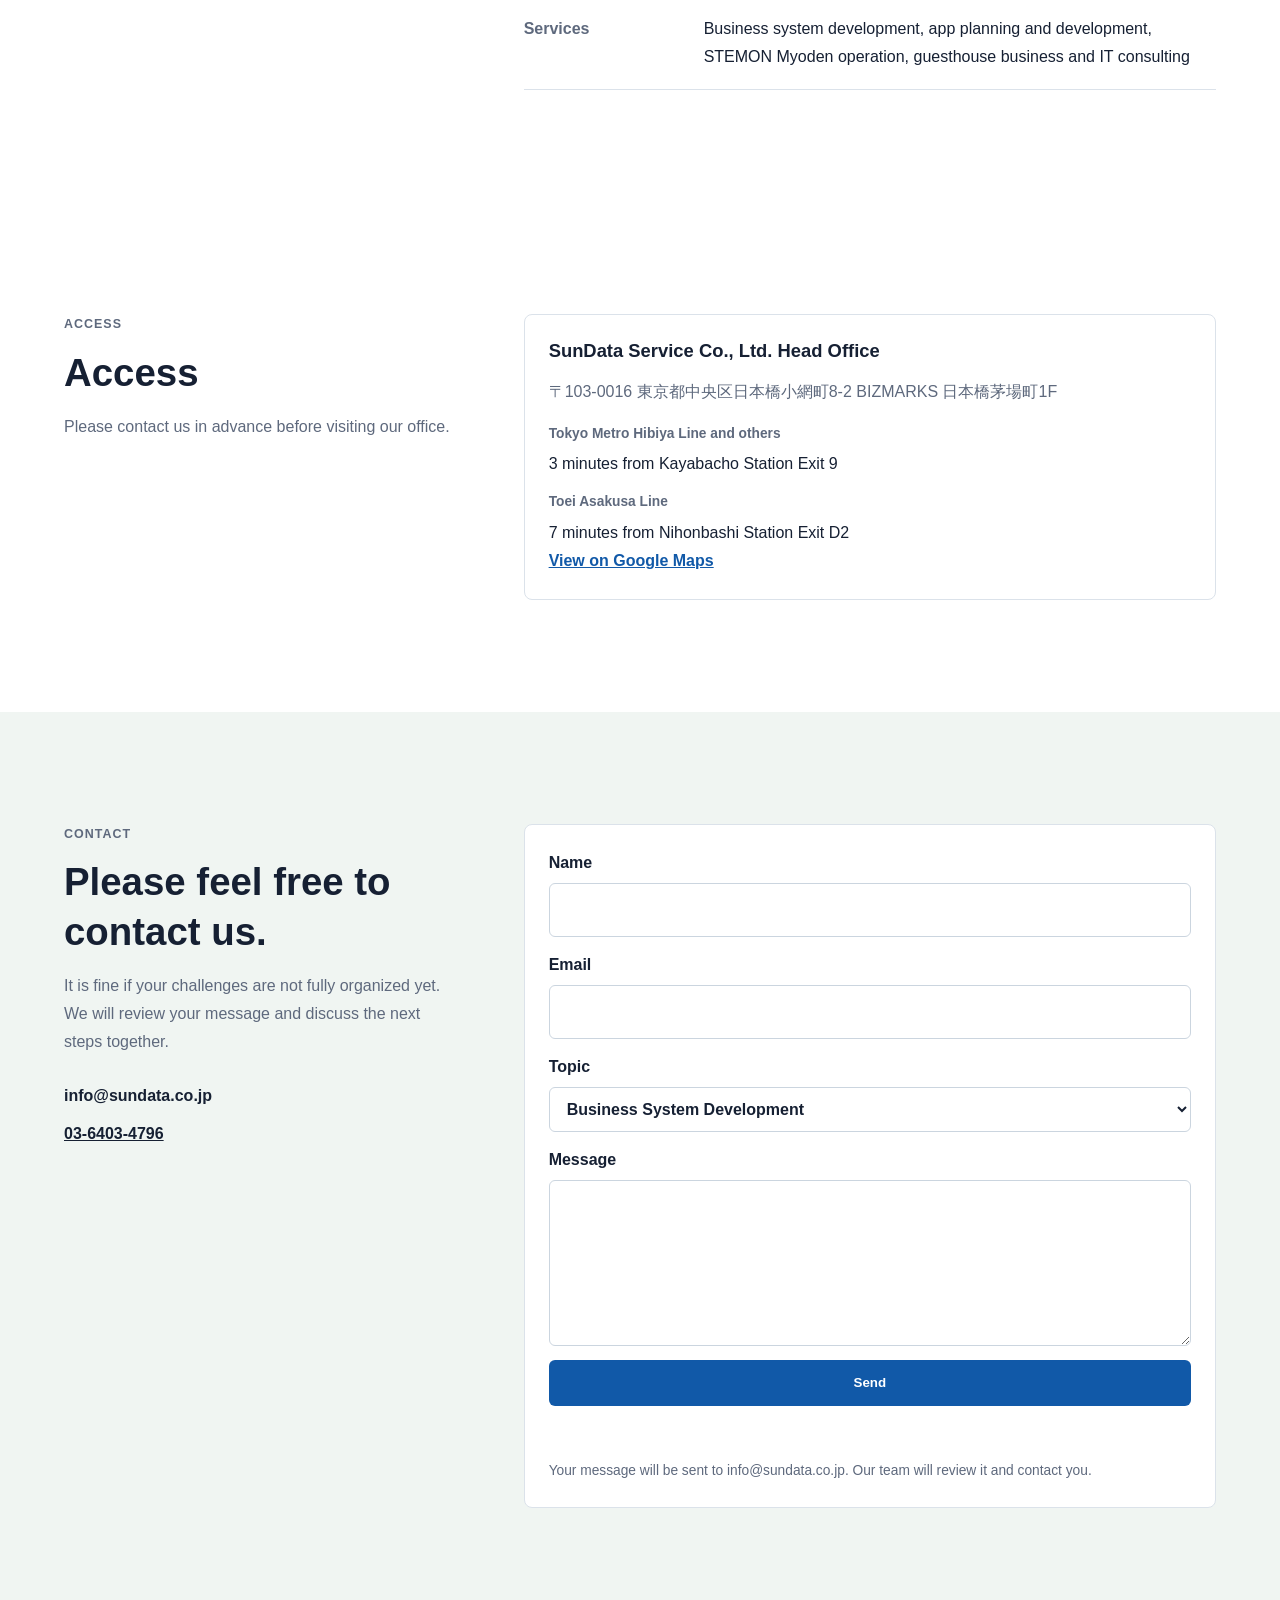
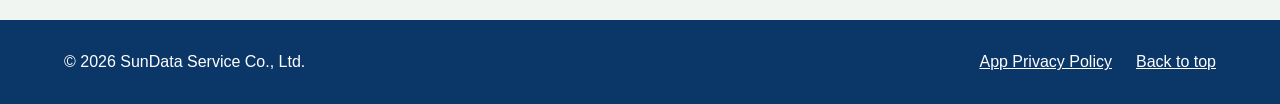
<file: en/index.html>
<!doctype html>
<html lang="en">
  <head>
    <meta charset="utf-8">
    <meta name="viewport" content="width=device-width, initial-scale=1">
    <title>SunData Service Co., Ltd. | Systems, Apps, Education ICT and Guesthouse</title>
    <meta name="description" content="SunData Service Co., Ltd. supports business, education and daily life through system development, app development, STEMON Myoden and guesthouse services.">
    <link rel="preload" href="../assets/hero-ai-technology.png" as="image">
    <link rel="stylesheet" href="../styles.css">
  </head>
  <body>
    <header class="site-header">
      <a class="brand" href="#top" aria-label="SunData Service Co., Ltd. Home">
        <span class="brand-mark">S</span>
        <span>
          <strong>SunData Service Co., Ltd.</strong>
        </span>
      </a>
      <button class="nav-toggle" type="button" aria-label="Open menu" aria-expanded="false">☰</button>
      <nav class="site-nav" aria-label="Main navigation">
        <a href="#services">Services</a>
        <a href="#technology">SunData Tools</a>
        <a href="#apps">Apps</a>
        <a href="#stemon">STEMON</a>
        <a href="#inn">Guesthouse</a>
        <a href="#recruit">Recruit</a>
        <a href="#access">Access</a>
        <a href="#company">Company</a>
        <a class="nav-cta" href="#contact">Contact</a>
      </nav>
      <div class="language-switcher" aria-label="Language">
        <a href="../" class="" hreflang="ja">JP</a>
        <a href="../zh/" class="" hreflang="zh-Hans">中文</a>
        <a href="./" class="active" hreflang="en">EN</a>
      </div>
    </header>

    <main id="top">
      <section class="hero">
        <img class="hero-image" src="../assets/hero-ai-technology.png" alt="AI and data technology visual">
        <div class="hero-shade"></div>
        <div class="hero-content">
          <p class="eyebrow">An IT partner close to your operations</p>
          <h1>
            <span class="headline-phrase">Systems, apps,</span>
            <span class="headline-phrase">education ICT and guesthouse services.</span>
          </h1>
          <p class="lead">SunData Service Co., Ltd. combines technology and operations to build useful services for business, education and everyday life.</p>
          <div class="hero-actions">
            <a class="button primary" href="#contact">Free consultation</a>
            <a class="button secondary" href="#services">View services</a>
          </div>
          <dl class="hero-facts" aria-label="Company facts">
            <div><dt>Founded</dt><dd>2014</dd></div>
            <div><dt>Office</dt><dd>Tokyo / Nihonbashi</dd></div>
            <div><dt>Fields</dt><dd>Development / Apps / Education ICT / Guesthouse</dd></div>
          </dl>
        </div>
      </section>

      <section class="section intro" aria-labelledby="intro-title">
        <div>
          <p class="eyebrow">Our Strength</p>
          <h2 id="intro-title">We build IT services that continue to work in real operations.</h2>
        </div>
        <div class="intro-grid">
          <article>
            <span>01</span>
            <h3>Design from real workflows</h3>
            <p>We organize workflows, users and required information to propose systems and apps that can be used naturally.</p>
          </article>
          <article>
            <span>02</span>
            <h3>Start small and improve</h3>
            <p>We begin with the necessary features and improve based on usage and feedback.</p>
          </article>
          <article>
            <span>03</span>
            <h3>Use our own app experience</h3>
            <p>Our experience planning, developing and improving App Store apps also supports client development and new services.</p>
          </article>
        </div>
      </section>

      <section class="section services" id="services" aria-labelledby="services-title">
        <div class="section-heading">
          <p class="eyebrow">Services</p>
          <h2 id="services-title">Services</h2>
          <p>We work across business systems, app development, education ICT and guesthouse operations, from planning to operation and improvement.</p>
        </div>
        <div class="service-grid">
          <article class="service-card">
            <div class="icon">開</div>
            <h3>Business System Development</h3>
            <p>We design and develop web systems for sales management, customer management, internal workflows and more.</p>
            <ul>
              <li>Requirements and screen design</li>
              <li>Custom development and maintenance</li>
              <li>Offshore development proposals</li>
            </ul>
          </article>
          <article class="service-card">
            <div class="icon">ア</div>
            <h3>App Planning and Development</h3>
            <p>We plan and build mobile and web apps that fit naturally into daily operations.</p>
            <ul>
              <li>App concept planning</li>
              <li>UI design and prototyping</li>
              <li>Post-release improvements</li>
            </ul>
          </article>
          <article class="service-card">
            <div class="icon">教</div>
            <h3>Education ICT / STEMON Myoden</h3>
            <p>We operate STEMON Myoden, a STEAM and programming school that nurtures creativity and problem-solving skills.</p>
            <ul>
              <li>STEAM education</li>
              <li>Programming learning</li>
              <li>Free trial lessons</li>
            </ul>
          </article>
          <article class="service-card">
            <div class="icon">宿</div>
            <h3>Guesthouse Business</h3>
            <p>We operate accommodation services that help guests stay comfortably, including booking and inquiries.</p>
            <ul>
              <li>Accommodation inquiries</li>
              <li>Stay support</li>
              <li>Operational improvements</li>
            </ul>
          </article>
        </div>
      </section>

      <section class="section stemon" id="stemon" aria-labelledby="stemon-title">
        <div class="section-heading">
          <p class="eyebrow">STEMON Myoden</p>
          <h2 id="stemon-title">STEMON Myoden</h2>
          <p>SunData Service Co., Ltd. operates STEMON Myoden, a STEAM and programming school in Ichikawa, Chiba.</p>
        </div>
        <div class="info-grid">
          <article class="info-card">
            <h3>STEAM learning through making</h3>
            <p>Students build with blocks, program and control robots while developing creativity, expression, logical thinking and problem-solving skills.</p>
          </article>
          <article class="info-card">
            <h3>School Information</h3>
            <dl class="compact-list">
              <div><dt>Address</dt><dd>1-7-17 Tomihama, Ichikawa, Chiba 272-0115</dd></div>
              <div><dt>Access</dt><dd>1 minute walk from Myoden Station South Exit on the Tokyo Metro Tozai Line</dd></div>
              <div><dt>Hours</dt><dd>10:00-20:00</dd></div>
              <div><dt>Contact</dt><dd>047-390-2000 / stemon.myoden@gmail.com</dd></div>
            </dl>
          </article>
          <article class="info-card">
            <h3>Target Students</h3>
            <p>Classes mainly serve elementary school students from grades 1 to 6, with lessons suited to each development stage. Free trial lessons are available.</p>
            <a class="text-link" href="https://www.stemon.net/schools/myoden/" target="_blank" rel="noopener">View STEMON Myoden details</a>
          </article>
        </div>
      </section>

      <section class="section inn" id="inn" aria-labelledby="inn-title">
        <div class="split-panel">
          <div>
            <p class="eyebrow">Guesthouse Business</p>
            <h2 id="inn-title">Guesthouse Business</h2>
            <p>In addition to IT and education, SunData Service Co., Ltd. operates a guesthouse business that supports local stays. We also accept long-term contract consultations for business trips, training and temporary stays.</p>
          </div>
          <div class="guesthouse-media">
            <img src="../assets/guesthouse-room.avif" alt="Guesthouse room photo">
          </div>
        </div>
        <div class="booking-grid" aria-label="Guesthouse予約リンク">
          <a class="booking-card" href="https://www.airbnb.jp/rooms/863454537702754655?guests=1&adults=1&s=67&unique_share_id=db4092f7-1dc7-4b91-a74a-ff090fd770fd" target="_blank" rel="noopener">
            <span>Airbnb</span>
            <strong>View on Airbnb</strong>
            <small>Check availability and stay conditions.</small>
          </a>
          <a class="booking-card" href="https://www.booking.com/Share-pc0vzx" target="_blank" rel="noopener">
            <span>Booking.com</span>
            <strong>View on Booking.com</strong>
            <small>Check availability and stay conditions.</small>
          </a>
          <a class="booking-card" href="https://www.jalan.net/yad369756/" target="_blank" rel="noopener">
            <span>じゃらん</span>
            <strong>View on Jalan</strong>
            <small>Check accommodation plans and prices.</small>
          </a>
          <a class="booking-card highlight" href="#contact">
            <span>Long Stay</span>
            <strong>Long-term stay consultation</strong>
            <small>Consult us about corporate use, training, business trips and temporary long-term stays.</small>
          </a>
        </div>
        <div class="inn-note">
          <h3>Accommodation and Long-term Stay Inquiries</h3>
          <p>For facility details, availability, terms and long-term contract pricing, please contact us through the inquiry form.</p>
          <a class="button primary" href="#contact">Contact about guesthouse</a>
        </div>
      </section>

      <section class="section technology" id="technology" aria-labelledby="technology-title">
        <div class="technology-header"><div><p class="eyebrow">SunData Tools</p><h2 id="technology-title">Technology, ready to use.</h2></div><p>We design and build free, privacy-first tools for images, PDFs and ID photos. Everything runs in the browser—no registration or file upload required.</p></div>
        <div class="technology-grid">
          <a href="https://sundata.tech/?lang=en#maker" target="_blank" rel="noopener"><span>01</span><strong>ID Photo Maker</strong><small>Formats for passports, résumés and visas worldwide</small></a>
          <a href="https://sundata.tech/?lang=en#tools" target="_blank" rel="noopener"><span>02</span><strong>Image Tools</strong><small>Compress, convert JPG / PNG / WebP and calculate DPI</small></a>
          <a href="https://sundata.tech/?lang=en#pdf-tools" target="_blank" rel="noopener"><span>03</span><strong>PDF Tools</strong><small>Compress, merge, convert, extract and organize pages</small></a>
          <a href="https://sundata.tech/?lang=en#qr-tool" target="_blank" rel="noopener"><span>04</span><strong>QR Code Maker</strong><small>Create PNG codes from URLs or text on your device</small></a>
        </div>
        <div class="technology-footer"><p><strong>Privacy by design</strong> Files are processed locally and never sent to our servers.</p><a class="button primary" href="https://sundata.tech/?lang=en" target="_blank" rel="noopener">Use SunData Tools ↗</a></div>
      </section>

      <section class="section apps apps-link" id="apps" aria-labelledby="apps-title">
        <div class="apps-link-copy"><p class="eyebrow">Mobile Applications</p><h2 id="apps-title">Apps built by SunData</h2><p>We create and operate iPhone and iPad apps that solve everyday needs across sports, safety, news and ID photography.</p></div>
        <a class="apps-link-card" href="https://sundata.tech/apps.html?lang=en" target="_blank" rel="noopener"><span>5 Apps / iPhone &amp; iPad</span><strong>Explore our apps</strong><small>See features, App Store links and support information in one place.</small><b aria-hidden="true">↗</b></a>
      </section>

      <section class="section process" aria-labelledby="process-title">
        <div class="section-heading compact">
          <p class="eyebrow">Flow</p>
          <h2 id="process-title">From Consultation to Launch</h2>
        </div>
        <ol class="process-list">
          <li><strong>Discovery</strong><span>We organize challenges, current workflows and budget expectations.</span></li>
          <li><strong>Proposal</strong><span>We clearly present required features, timeline and approach.</span></li>
          <li><strong>Development and Launch</strong><span>We build through frequent checks so the result works in the field.</span></li>
          <li><strong>Improvement</strong><span>We continue improving based on operational feedback.</span></li>
        </ol>
      </section>

      <section class="section journal" id="journal" aria-labelledby="journal-title">
        <div class="section-heading">
          <p class="eyebrow">News & Contact</p>
          <h2 id="journal-title">News and Inquiries</h2>
          <p>We post updates about published apps and services. Inquiries can be sent freely through the form.</p>
        </div>
        <div class="journal-layout">
          <div class="posts" aria-live="polite">
          <article class="post">
            <time datetime="2026-05-06">May 6, 2026 / SunData Service Editorial Team</time>
            <h3>NewsNow has been released</h3>
            <p>NewsNow collects articles from multiple news sources and organizes them by category. Offline reading and ad removal are supported.</p>
          </article>
          <article class="post">
            <time datetime="2026-04-30">April 30, 2026 / SunData Service Editorial Team</time>
            <h3>Pashatto ID Photo v1.2 released</h3>
            <p>The free version now supports 27 ID photo sizes, with minor bug fixes and performance improvements.</p>
          </article>
          <article class="post">
            <time datetime="2026-04-24">April 24, 2026 / SunData Service Editorial Team</time>
            <h3>Mimamori+ v1.1 released</h3>
            <p>Mimamori+ is a daily safety check-in app for loved ones. This update improves ad placement and input display behavior.</p>
          </article>
          </div>
          <aside class="request-box">
            <h3>We accept inquiries</h3>
            <p>Feel free to contact us about app usage, development, business systems, STEMON Myoden or guesthouse services, even if your idea is not yet fully organized.</p>
            <a class="button primary" href="#contact">Go to contact</a>
          </aside>
        </div>
      </section>

      <section class="section recruit" id="recruit" aria-labelledby="recruit-title">
        <div class="section-heading">
          <p class="eyebrow">Recruit</p>
          <h2 id="recruit-title">Recruit</h2>
          <p>SunData Service Co., Ltd. welcomes people who can support system development, app operations, education and guesthouse services.</p>
        </div>
        <div class="recruit-grid">
          <article class="info-card">
            <h3>Engineers and App Developers</h3>
            <p>We welcome people interested in developing and improving business systems, web apps and iOS apps.</p>
          </article>
          <article class="info-card">
            <h3>Education School Operations</h3>
            <p>We recruit instructors and operations staff to support STEAM education at STEMON Myoden.</p>
          </article>
          <article class="info-card">
            <h3>Guesthouse Operations Support</h3>
            <p>We welcome people interested in guest support, facility operations, booking and inquiry handling.</p>
          </article>
        </div>
        <p class="section-note">Please contact us for details about employment type, working days and contract work.</p>
      </section>

      <section class="section company" id="company" aria-labelledby="company-title">
        <div>
          <p class="eyebrow">Company</p>
          <h2 id="company-title">Company</h2>
          <p>We aim to gather information that empowers people and create IT services that contribute to society.</p>
        </div>
        <dl class="company-table">
          <div><dt>Company</dt><dd>SunData Service Co., Ltd.<br><span>SunData Service Co., Ltd.</span></dd></div>
          <div><dt>Address</dt><dd>〒103-0016 東京都中央区日本橋小網町8-2 BIZMARKS 日本橋茅場町1F</dd></div>
          <div><dt>Founded</dt><dd>November 25, 2014</dd></div>
          <div><dt>Capital</dt><dd>1,000万円</dd></div>
          <div><dt>Qualified Invoice Issuer Number</dt><dd>T3020001108572</dd></div>
          <div><dt>Contact</dt><dd><a href="tel:0364034796">03-6403-4796</a> / info@sundata.co.jp</dd></div>
          <div><dt>Services</dt><dd>Business system development, app planning and development, STEMON Myoden operation, guesthouse business and IT consulting</dd></div>
        </dl>
      </section>

      <section class="section access" id="access" aria-labelledby="access-title">
        <div>
          <p class="eyebrow">Access</p>
          <h2 id="access-title">Access</h2>
          <p>Please contact us in advance before visiting our office.</p>
        </div>
        <div class="access-card">
          <h3>SunData Service Co., Ltd. Head Office</h3>
          <p>〒103-0016 東京都中央区日本橋小網町8-2 BIZMARKS 日本橋茅場町1F</p>
          <dl class="compact-list">
            <div><dt>Tokyo Metro Hibiya Line and others</dt><dd>3 minutes from Kayabacho Station Exit 9</dd></div>
            <div><dt>Toei Asakusa Line</dt><dd>7 minutes from Nihonbashi Station Exit D2</dd></div>
          </dl>
          <a class="text-link" href="https://www.google.com/maps/search/?api=1&query=%E6%9D%B1%E4%BA%AC%E9%83%BD%E4%B8%AD%E5%A4%AE%E5%8C%BA%E6%97%A5%E6%9C%AC%E6%A9%8B%E5%B0%8F%E7%B6%B2%E7%94%BA8-2%20BIZMARKS%20%E6%97%A5%E6%9C%AC%E6%A9%8B%E8%8C%85%E5%A0%B4%E7%94%BA1F" target="_blank" rel="noopener">View on Google Maps</a>
        </div>
      </section>

      <section class="section contact" id="contact" aria-labelledby="contact-title">
        <div class="contact-copy">
          <p class="eyebrow">Contact</p>
          <h2 id="contact-title">Please feel free to contact us.</h2>
          <p>It is fine if your challenges are not fully organized yet. We will review your message and discuss the next steps together.</p>
          <address>
            <span>info@sundata.co.jp</span>
            <a href="tel:0364034796">03-6403-4796</a>
          </address>
        </div>
        <form class="contact-form" id="contactForm" data-sending="Sending. Please wait." data-success="Sent. Thank you for your inquiry." data-error="Could not send your message. Please try again later." action="../send-contact.php" method="post">
          <label>
            Name
            <input name="name" required autocomplete="name">
          </label>
          <label>
            Email
            <input name="email" type="email" required autocomplete="email">
          </label>
          <label>
            Topic
            <select name="topic">
              <option value="Business System Development">Business System Development</option>
              <option value="App development">App development</option>
              <option value="STEMON Myoden">STEMON Myoden</option>
              <option value="Guesthouse Business">Guesthouse Business</option>
              <option value="Guesthouse / long-term contract">Guesthouse / long-term contract</option>
              <option value="Recruit">Recruit</option>
              <option value="Other">Other</option>
            </select>
          </label>
          <label>
            Message
            <textarea name="message" required rows="5"></textarea>
          </label>
          <label class="hidden-field" aria-hidden="true">
            Company
            <input name="company" tabindex="-1" autocomplete="off">
          </label>
          <button class="button primary" type="submit">Send</button>
          <p class="form-status" id="contactStatus" role="status" aria-live="polite"></p>
          <p class="form-note">Your message will be sent to info@sundata.co.jp. Our team will review it and contact you.</p>
        </form>
      </section>
    </main>

    <footer class="site-footer">
      <p>© 2026 SunData Service Co., Ltd.</p>
      <div class="footer-links"><a href="../privacy.html">App Privacy Policy</a><a href="#top">Back to top</a></div>
    </footer>

    <script src="../script.js"></script>
  </body>
</html>
</file>
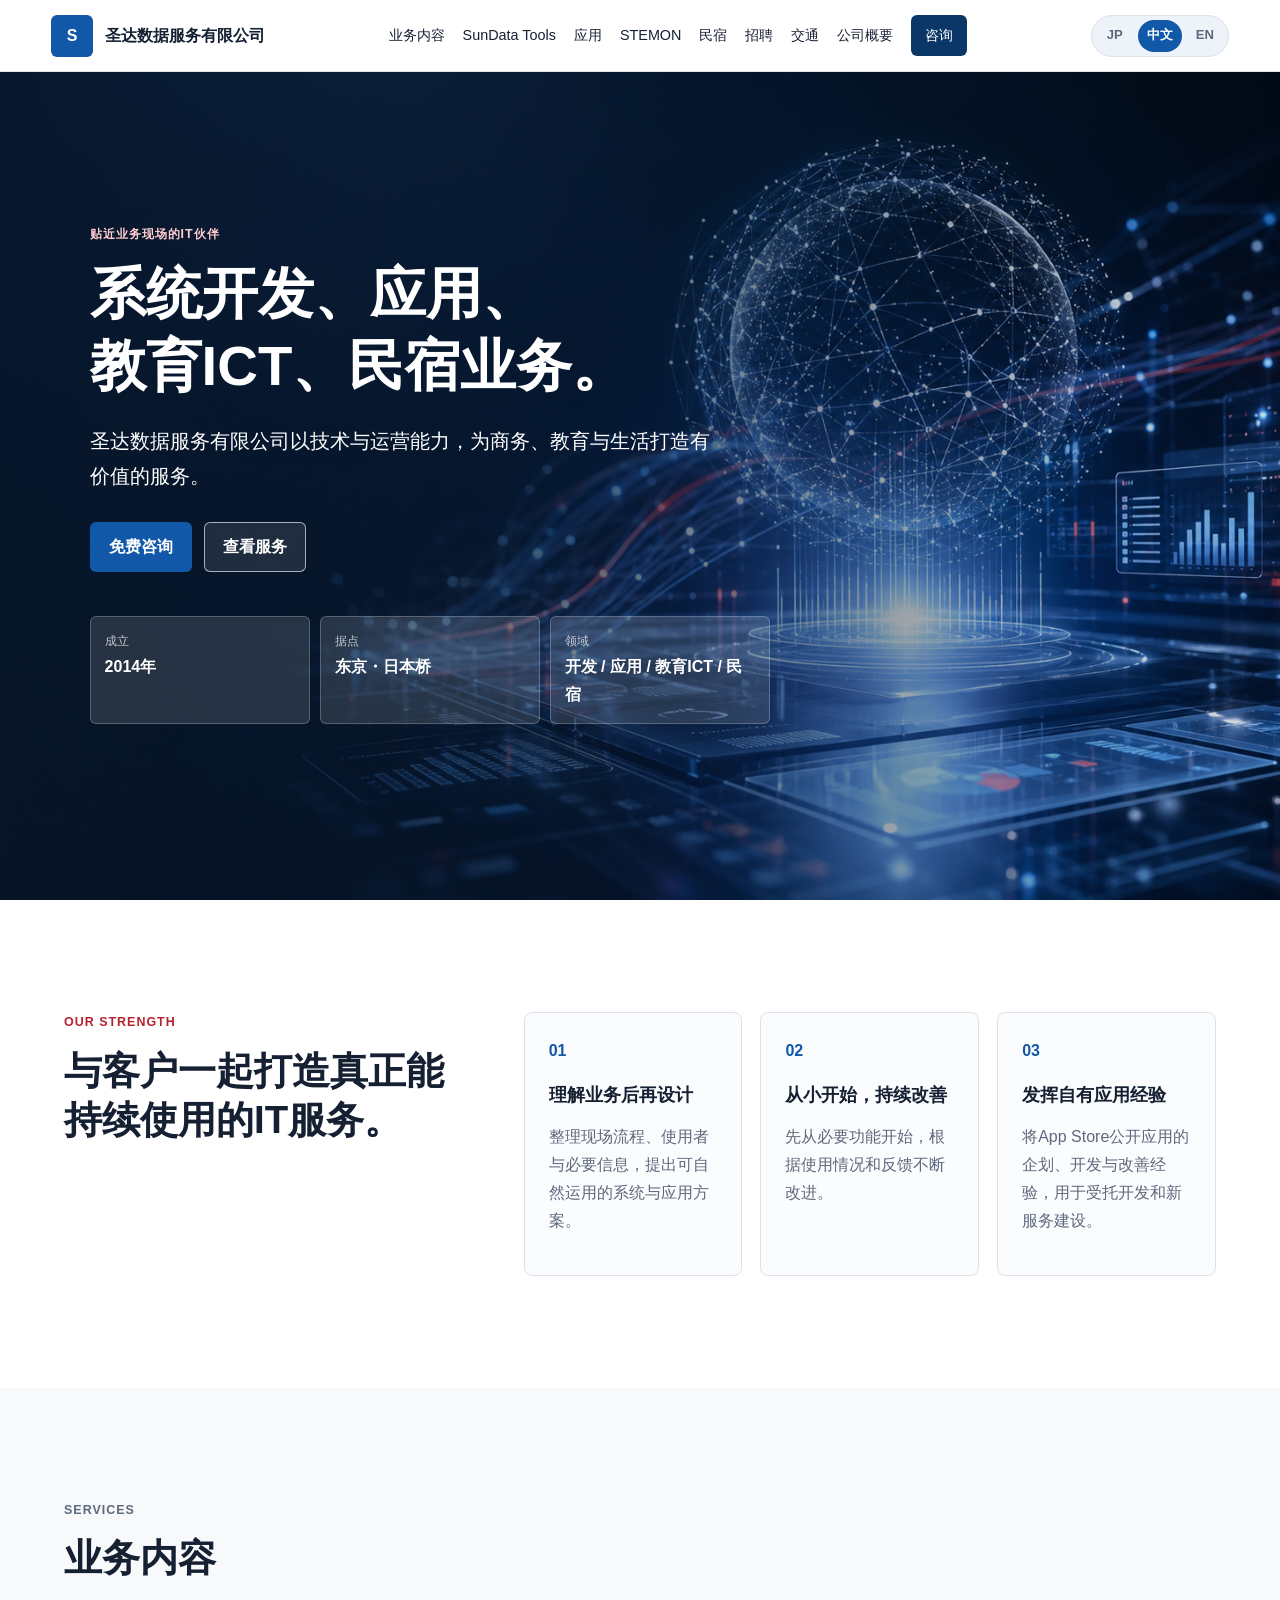
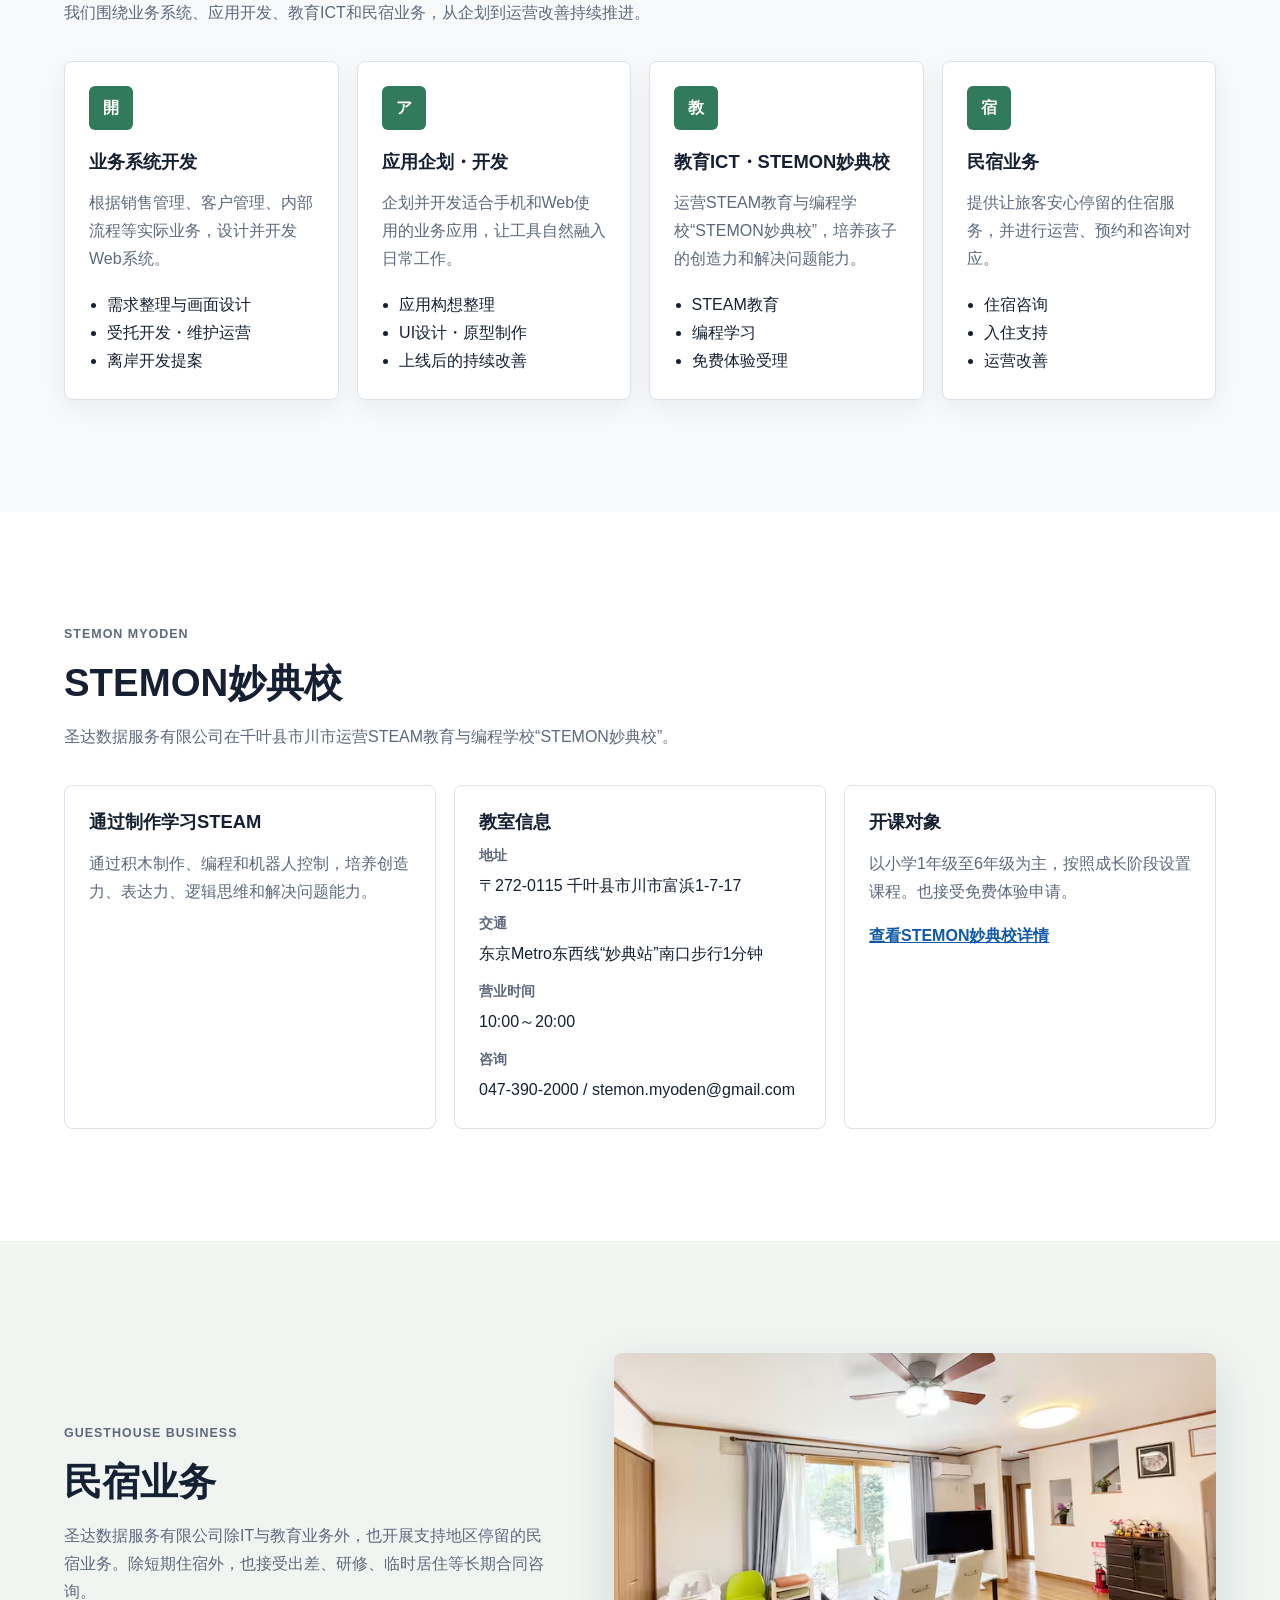
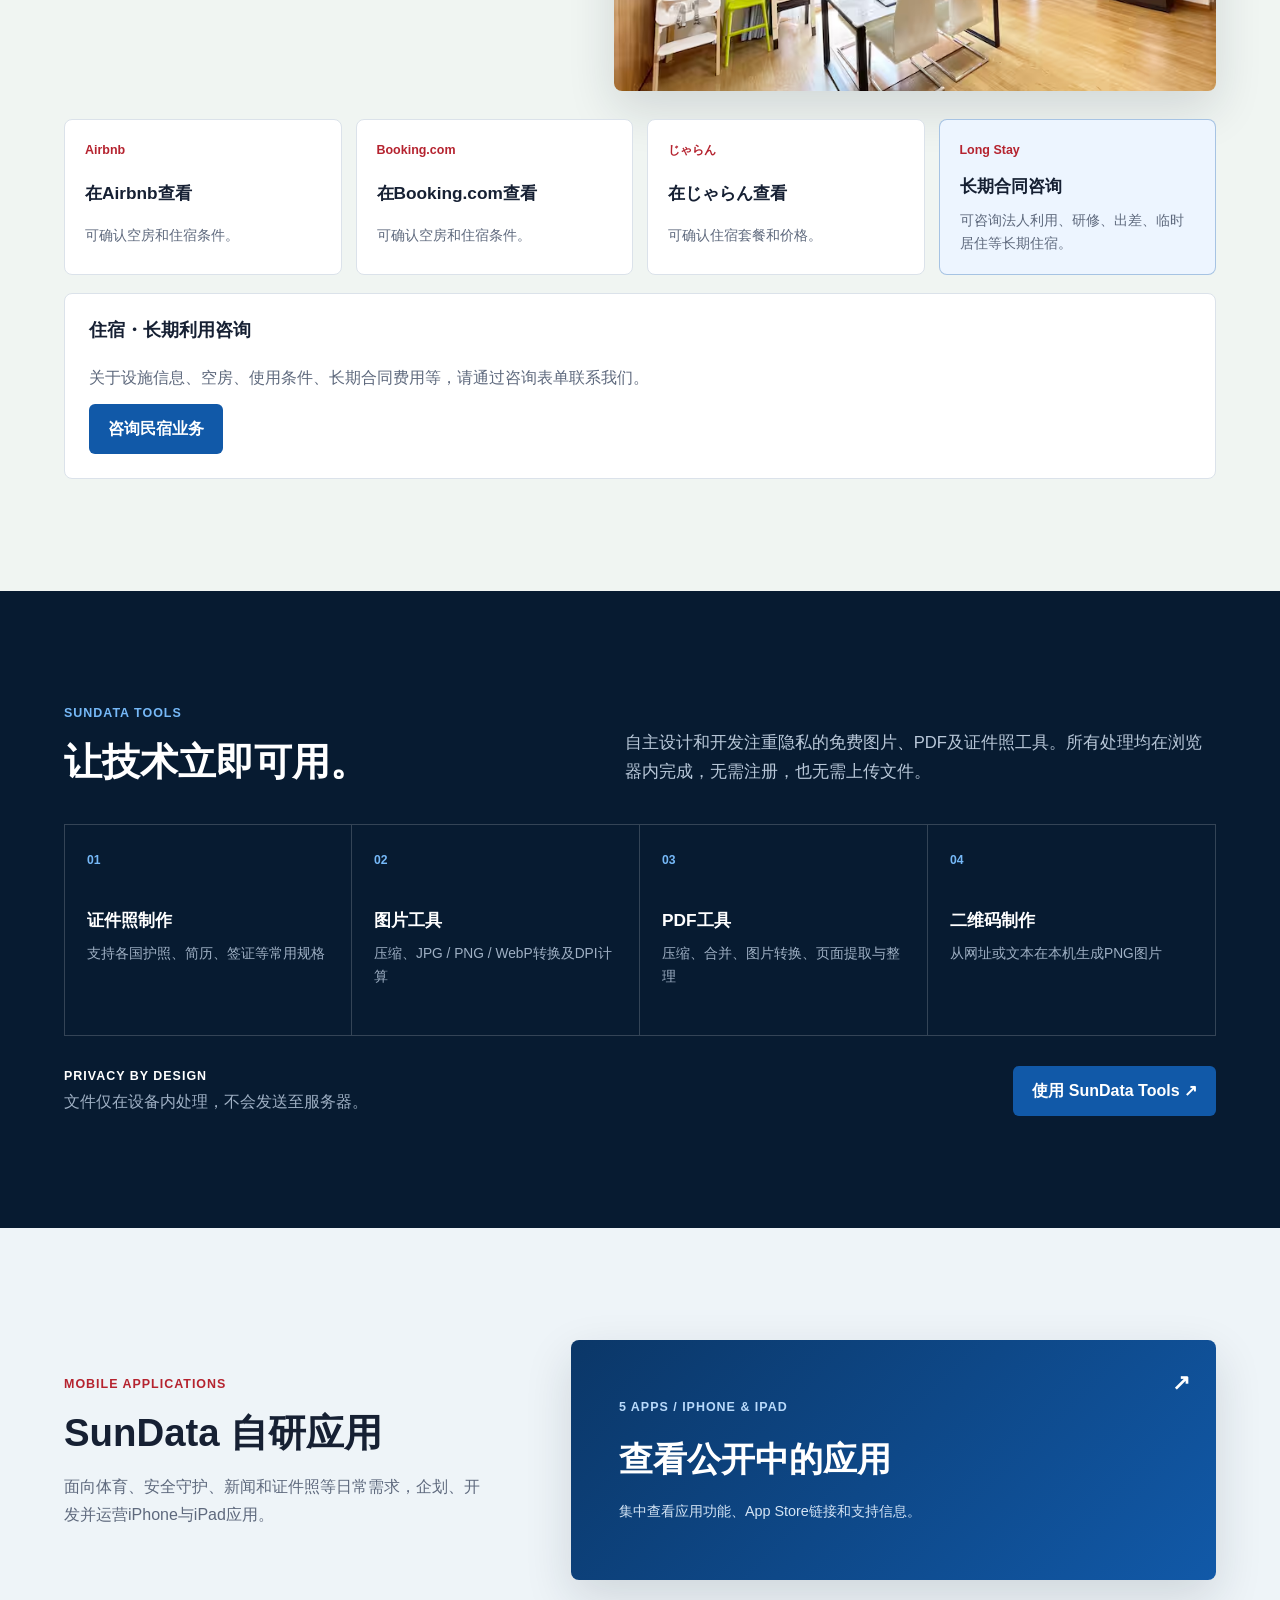
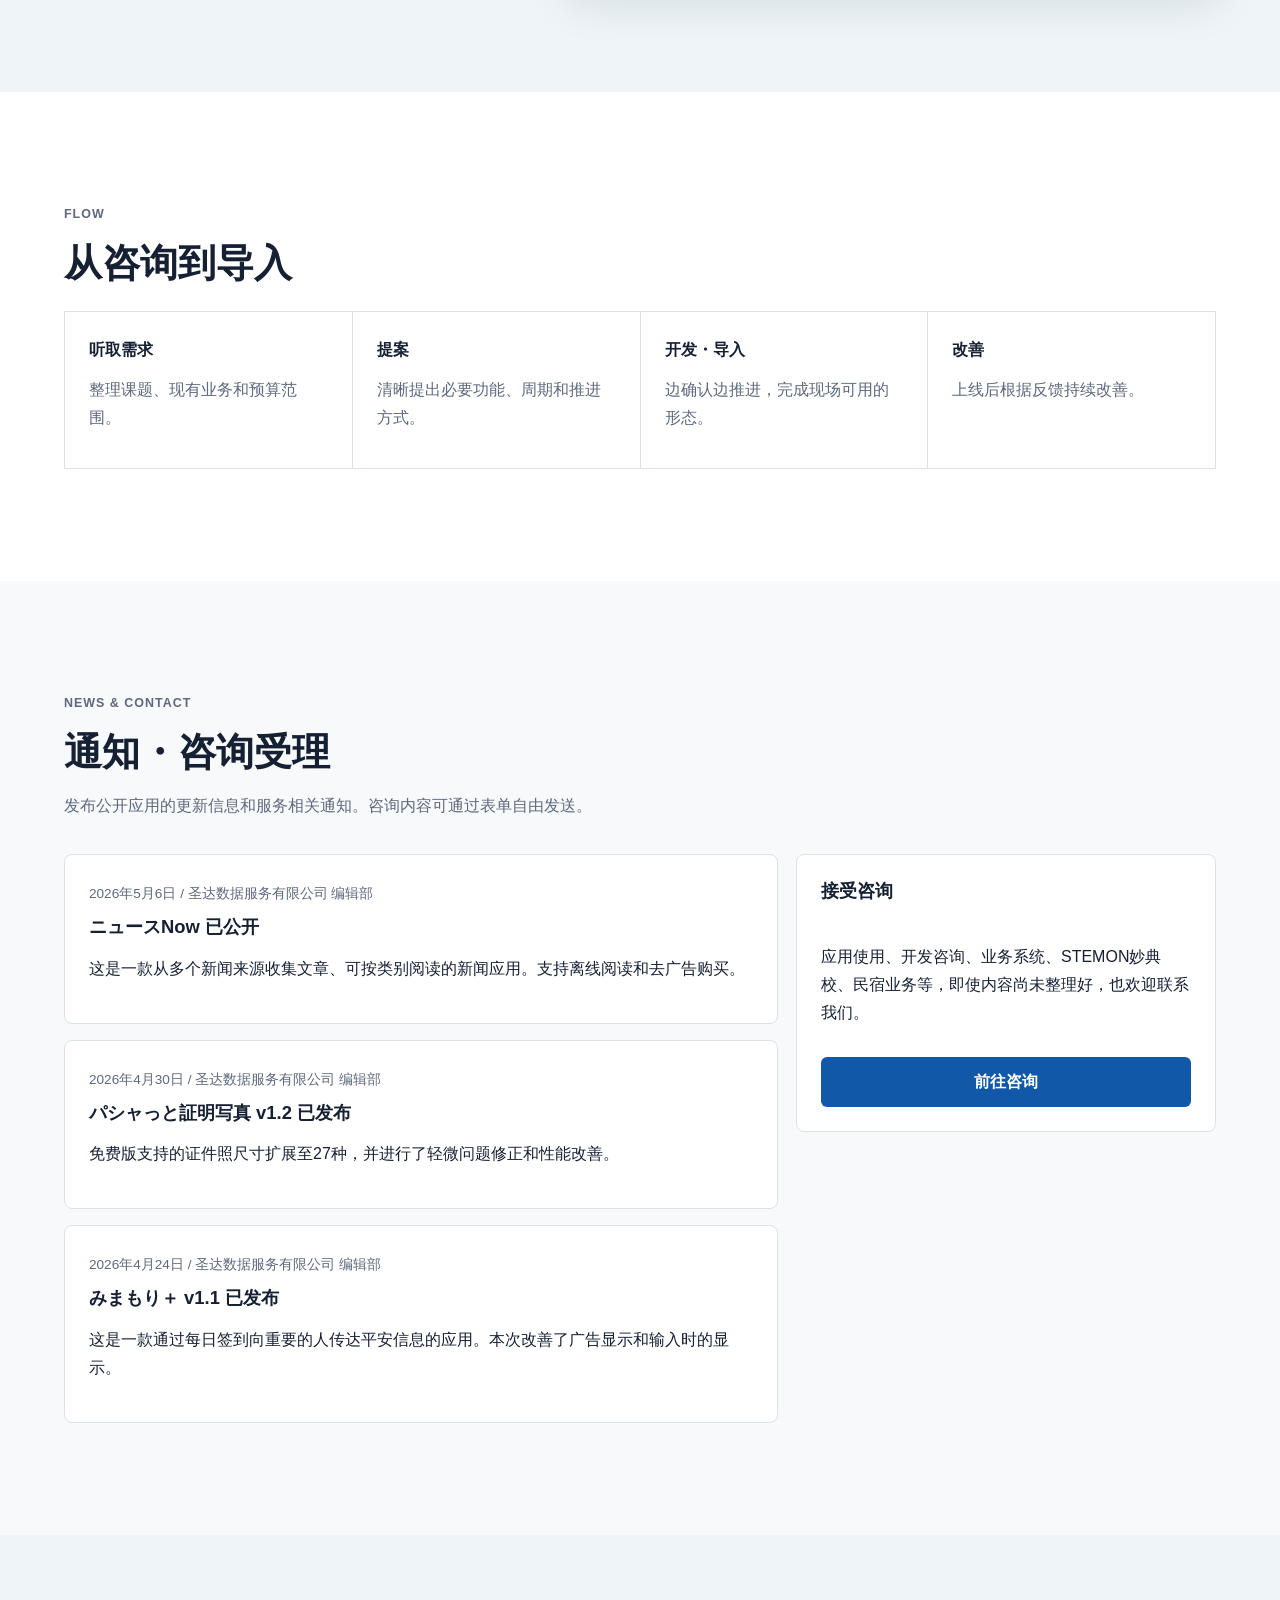
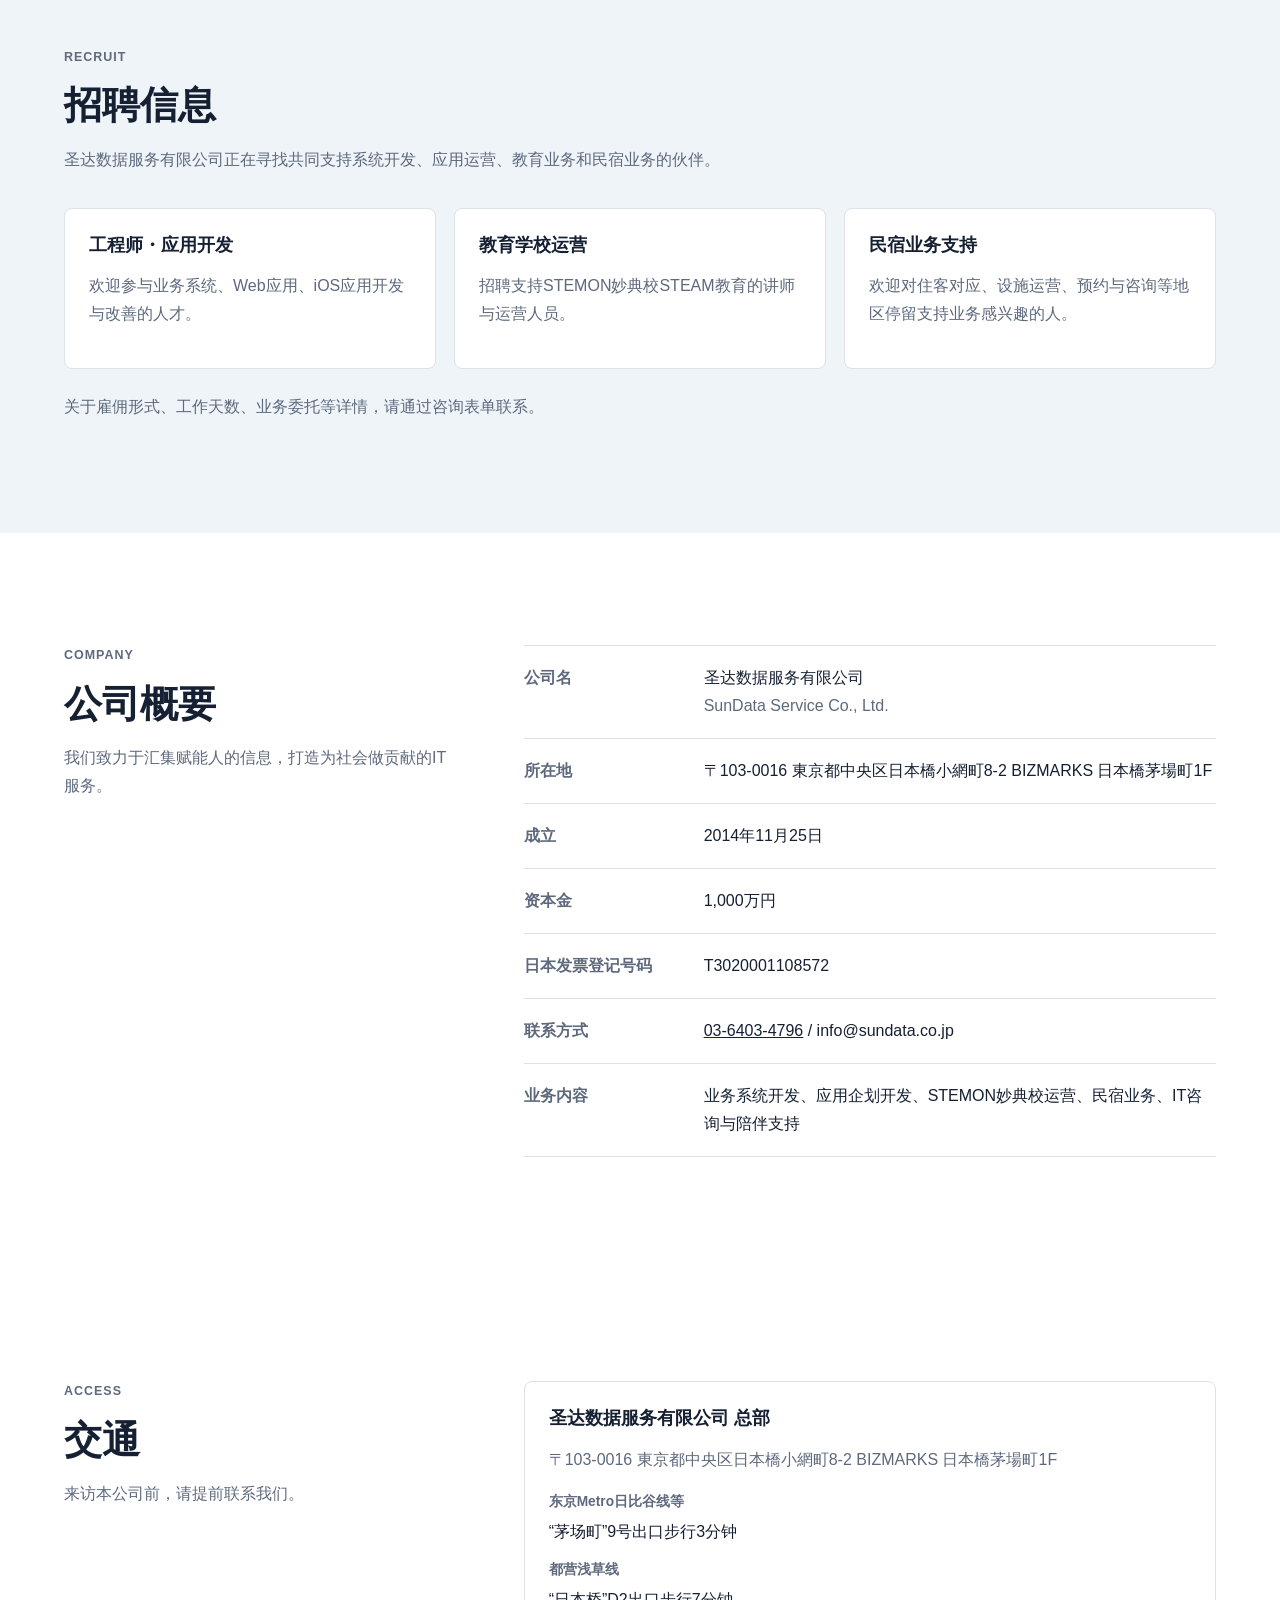
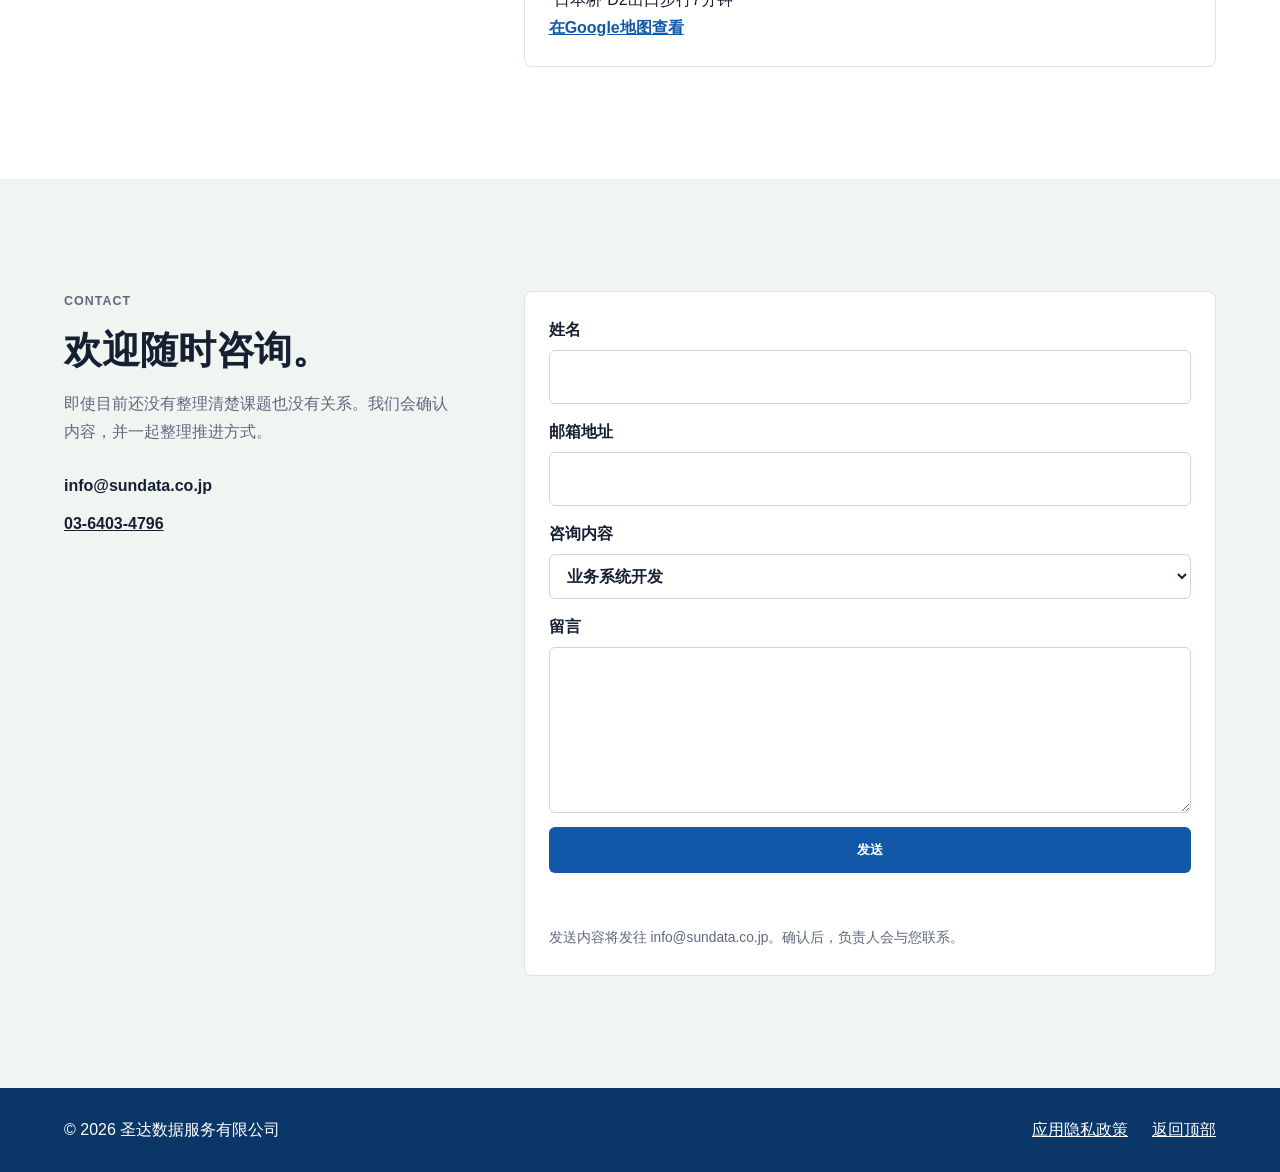
<file: zh/index.html>
<!doctype html>
<html lang="zh-Hans">
  <head>
    <meta charset="utf-8">
    <meta name="viewport" content="width=device-width, initial-scale=1">
    <title>圣达数据服务有限公司 | 系统开发、应用、教育ICT、民宿业务</title>
    <meta name="description" content="圣达数据服务有限公司提供业务系统开发、应用企划开发、教育ICT、STEMON妙典校运营与民宿业务。">
    <link rel="preload" href="../assets/hero-ai-technology.png" as="image">
    <link rel="stylesheet" href="../styles.css">
  </head>
  <body>
    <header class="site-header">
      <a class="brand" href="#top" aria-label="圣达数据服务有限公司 首页">
        <span class="brand-mark">S</span>
        <span>
          <strong>圣达数据服务有限公司</strong>
        </span>
      </a>
      <button class="nav-toggle" type="button" aria-label="打开菜单" aria-expanded="false">☰</button>
      <nav class="site-nav" aria-label="主要导航">
        <a href="#services">业务内容</a>
        <a href="#technology">SunData Tools</a>
        <a href="#apps">应用</a>
        <a href="#stemon">STEMON</a>
        <a href="#inn">民宿</a>
        <a href="#recruit">招聘</a>
        <a href="#access">交通</a>
        <a href="#company">公司概要</a>
        <a class="nav-cta" href="#contact">咨询</a>
      </nav>
      <div class="language-switcher" aria-label="Language">
        <a href="../" class="" hreflang="ja">JP</a>
        <a href="./" class="active" hreflang="zh-Hans">中文</a>
        <a href="../en/" class="" hreflang="en">EN</a>
      </div>
    </header>

    <main id="top">
      <section class="hero">
        <img class="hero-image" src="../assets/hero-ai-technology.png" alt="AI与数据技术视觉图">
        <div class="hero-shade"></div>
        <div class="hero-content">
          <p class="eyebrow">贴近业务现场的IT伙伴</p>
          <h1>
            <span class="headline-phrase">系统开发、应用、</span>
            <span class="headline-phrase">教育ICT、民宿业务。</span>
          </h1>
          <p class="lead">圣达数据服务有限公司以技术与运营能力，为商务、教育与生活打造有价值的服务。</p>
          <div class="hero-actions">
            <a class="button primary" href="#contact">免费咨询</a>
            <a class="button secondary" href="#services">查看服务</a>
          </div>
          <dl class="hero-facts" aria-label="公司特点">
            <div><dt>成立</dt><dd>2014年</dd></div>
            <div><dt>据点</dt><dd>东京・日本桥</dd></div>
            <div><dt>领域</dt><dd>开发 / 应用 / 教育ICT / 民宿</dd></div>
          </dl>
        </div>
      </section>

      <section class="section intro" aria-labelledby="intro-title">
        <div>
          <p class="eyebrow">Our Strength</p>
          <h2 id="intro-title">与客户一起打造真正能持续使用的IT服务。</h2>
        </div>
        <div class="intro-grid">
          <article>
            <span>01</span>
            <h3>理解业务后再设计</h3>
            <p>整理现场流程、使用者与必要信息，提出可自然运用的系统与应用方案。</p>
          </article>
          <article>
            <span>02</span>
            <h3>从小开始，持续改善</h3>
            <p>先从必要功能开始，根据使用情况和反馈不断改进。</p>
          </article>
          <article>
            <span>03</span>
            <h3>发挥自有应用经验</h3>
            <p>将App Store公开应用的企划、开发与改善经验，用于受托开发和新服务建设。</p>
          </article>
        </div>
      </section>

      <section class="section services" id="services" aria-labelledby="services-title">
        <div class="section-heading">
          <p class="eyebrow">Services</p>
          <h2 id="services-title">业务内容</h2>
          <p>我们围绕业务系统、应用开发、教育ICT和民宿业务，从企划到运营改善持续推进。</p>
        </div>
        <div class="service-grid">
          <article class="service-card">
            <div class="icon">開</div>
            <h3>业务系统开发</h3>
            <p>根据销售管理、客户管理、内部流程等实际业务，设计并开发Web系统。</p>
            <ul>
              <li>需求整理与画面设计</li>
              <li>受托开发・维护运营</li>
              <li>离岸开发提案</li>
            </ul>
          </article>
          <article class="service-card">
            <div class="icon">ア</div>
            <h3>应用企划・开发</h3>
            <p>企划并开发适合手机和Web使用的业务应用，让工具自然融入日常工作。</p>
            <ul>
              <li>应用构想整理</li>
              <li>UI设计・原型制作</li>
              <li>上线后的持续改善</li>
            </ul>
          </article>
          <article class="service-card">
            <div class="icon">教</div>
            <h3>教育ICT・STEMON妙典校</h3>
            <p>运营STEAM教育与编程学校“STEMON妙典校”，培养孩子的创造力和解决问题能力。</p>
            <ul>
              <li>STEAM教育</li>
              <li>编程学习</li>
              <li>免费体验受理</li>
            </ul>
          </article>
          <article class="service-card">
            <div class="icon">宿</div>
            <h3>民宿业务</h3>
            <p>提供让旅客安心停留的住宿服务，并进行运营、预约和咨询对应。</p>
            <ul>
              <li>住宿咨询</li>
              <li>入住支持</li>
              <li>运营改善</li>
            </ul>
          </article>
        </div>
      </section>

      <section class="section stemon" id="stemon" aria-labelledby="stemon-title">
        <div class="section-heading">
          <p class="eyebrow">STEMON Myoden</p>
          <h2 id="stemon-title">STEMON妙典校</h2>
          <p>圣达数据服务有限公司在千叶县市川市运营STEAM教育与编程学校“STEMON妙典校”。</p>
        </div>
        <div class="info-grid">
          <article class="info-card">
            <h3>通过制作学习STEAM</h3>
            <p>通过积木制作、编程和机器人控制，培养创造力、表达力、逻辑思维和解决问题能力。</p>
          </article>
          <article class="info-card">
            <h3>教室信息</h3>
            <dl class="compact-list">
              <div><dt>地址</dt><dd>〒272-0115 千叶县市川市富浜1-7-17</dd></div>
              <div><dt>交通</dt><dd>东京Metro东西线“妙典站”南口步行1分钟</dd></div>
              <div><dt>营业时间</dt><dd>10:00～20:00</dd></div>
              <div><dt>咨询</dt><dd>047-390-2000 / stemon.myoden@gmail.com</dd></div>
            </dl>
          </article>
          <article class="info-card">
            <h3>开课对象</h3>
            <p>以小学1年级至6年级为主，按照成长阶段设置课程。也接受免费体验申请。</p>
            <a class="text-link" href="https://www.stemon.net/schools/myoden/" target="_blank" rel="noopener">查看STEMON妙典校详情</a>
          </article>
        </div>
      </section>

      <section class="section inn" id="inn" aria-labelledby="inn-title">
        <div class="split-panel">
          <div>
            <p class="eyebrow">Guesthouse Business</p>
            <h2 id="inn-title">民宿业务</h2>
            <p>圣达数据服务有限公司除IT与教育业务外，也开展支持地区停留的民宿业务。除短期住宿外，也接受出差、研修、临时居住等长期合同咨询。</p>
          </div>
          <div class="guesthouse-media">
            <img src="../assets/guesthouse-room.avif" alt="民宿客房照片">
          </div>
        </div>
        <div class="booking-grid" aria-label="民宿予約リンク">
          <a class="booking-card" href="https://www.airbnb.jp/rooms/863454537702754655?guests=1&adults=1&s=67&unique_share_id=db4092f7-1dc7-4b91-a74a-ff090fd770fd" target="_blank" rel="noopener">
            <span>Airbnb</span>
            <strong>在Airbnb查看</strong>
            <small>可确认空房和住宿条件。</small>
          </a>
          <a class="booking-card" href="https://www.booking.com/Share-pc0vzx" target="_blank" rel="noopener">
            <span>Booking.com</span>
            <strong>在Booking.com查看</strong>
            <small>可确认空房和住宿条件。</small>
          </a>
          <a class="booking-card" href="https://www.jalan.net/yad369756/" target="_blank" rel="noopener">
            <span>じゃらん</span>
            <strong>在じゃらん查看</strong>
            <small>可确认住宿套餐和价格。</small>
          </a>
          <a class="booking-card highlight" href="#contact">
            <span>Long Stay</span>
            <strong>长期合同咨询</strong>
            <small>可咨询法人利用、研修、出差、临时居住等长期住宿。</small>
          </a>
        </div>
        <div class="inn-note">
          <h3>住宿・长期利用咨询</h3>
          <p>关于设施信息、空房、使用条件、长期合同费用等，请通过咨询表单联系我们。</p>
          <a class="button primary" href="#contact">咨询民宿业务</a>
        </div>
      </section>

      <section class="section technology" id="technology" aria-labelledby="technology-title">
        <div class="technology-header"><div><p class="eyebrow">SunData Tools</p><h2 id="technology-title">让技术立即可用。</h2></div><p>自主设计和开发注重隐私的免费图片、PDF及证件照工具。所有处理均在浏览器内完成，无需注册，也无需上传文件。</p></div>
        <div class="technology-grid">
          <a href="https://sundata.tech/?lang=zh#maker" target="_blank" rel="noopener"><span>01</span><strong>证件照制作</strong><small>支持各国护照、简历、签证等常用规格</small></a>
          <a href="https://sundata.tech/?lang=zh#tools" target="_blank" rel="noopener"><span>02</span><strong>图片工具</strong><small>压缩、JPG / PNG / WebP转换及DPI计算</small></a>
          <a href="https://sundata.tech/?lang=zh#pdf-tools" target="_blank" rel="noopener"><span>03</span><strong>PDF工具</strong><small>压缩、合并、图片转换、页面提取与整理</small></a>
          <a href="https://sundata.tech/?lang=zh#qr-tool" target="_blank" rel="noopener"><span>04</span><strong>二维码制作</strong><small>从网址或文本在本机生成PNG图片</small></a>
        </div>
        <div class="technology-footer"><p><strong>Privacy by design</strong> 文件仅在设备内处理，不会发送至服务器。</p><a class="button primary" href="https://sundata.tech/?lang=zh" target="_blank" rel="noopener">使用 SunData Tools ↗</a></div>
      </section>

      <section class="section apps apps-link" id="apps" aria-labelledby="apps-title">
        <div class="apps-link-copy"><p class="eyebrow">Mobile Applications</p><h2 id="apps-title">SunData 自研应用</h2><p>面向体育、安全守护、新闻和证件照等日常需求，企划、开发并运营iPhone与iPad应用。</p></div>
        <a class="apps-link-card" href="https://sundata.tech/apps.html?lang=zh" target="_blank" rel="noopener"><span>5 Apps / iPhone &amp; iPad</span><strong>查看公开中的应用</strong><small>集中查看应用功能、App Store链接和支持信息。</small><b aria-hidden="true">↗</b></a>
      </section>

      <section class="section process" aria-labelledby="process-title">
        <div class="section-heading compact">
          <p class="eyebrow">Flow</p>
          <h2 id="process-title">从咨询到导入</h2>
        </div>
        <ol class="process-list">
          <li><strong>听取需求</strong><span>整理课题、现有业务和预算范围。</span></li>
          <li><strong>提案</strong><span>清晰提出必要功能、周期和推进方式。</span></li>
          <li><strong>开发・导入</strong><span>边确认边推进，完成现场可用的形态。</span></li>
          <li><strong>改善</strong><span>上线后根据反馈持续改善。</span></li>
        </ol>
      </section>

      <section class="section journal" id="journal" aria-labelledby="journal-title">
        <div class="section-heading">
          <p class="eyebrow">News & Contact</p>
          <h2 id="journal-title">通知・咨询受理</h2>
          <p>发布公开应用的更新信息和服务相关通知。咨询内容可通过表单自由发送。</p>
        </div>
        <div class="journal-layout">
          <div class="posts" aria-live="polite">
          <article class="post">
            <time datetime="2026-05-06">2026年5月6日 / 圣达数据服务有限公司 编辑部</time>
            <h3>ニュースNow 已公开</h3>
            <p>这是一款从多个新闻来源收集文章、可按类别阅读的新闻应用。支持离线阅读和去广告购买。</p>
          </article>
          <article class="post">
            <time datetime="2026-04-30">2026年4月30日 / 圣达数据服务有限公司 编辑部</time>
            <h3>パシャっと証明写真 v1.2 已发布</h3>
            <p>免费版支持的证件照尺寸扩展至27种，并进行了轻微问题修正和性能改善。</p>
          </article>
          <article class="post">
            <time datetime="2026-04-24">2026年4月24日 / 圣达数据服务有限公司 编辑部</time>
            <h3>みまもり＋ v1.1 已发布</h3>
            <p>这是一款通过每日签到向重要的人传达平安信息的应用。本次改善了广告显示和输入时的显示。</p>
          </article>
          </div>
          <aside class="request-box">
            <h3>接受咨询</h3>
            <p>应用使用、开发咨询、业务系统、STEMON妙典校、民宿业务等，即使内容尚未整理好，也欢迎联系我们。</p>
            <a class="button primary" href="#contact">前往咨询</a>
          </aside>
        </div>
      </section>

      <section class="section recruit" id="recruit" aria-labelledby="recruit-title">
        <div class="section-heading">
          <p class="eyebrow">Recruit</p>
          <h2 id="recruit-title">招聘信息</h2>
          <p>圣达数据服务有限公司正在寻找共同支持系统开发、应用运营、教育业务和民宿业务的伙伴。</p>
        </div>
        <div class="recruit-grid">
          <article class="info-card">
            <h3>工程师・应用开发</h3>
            <p>欢迎参与业务系统、Web应用、iOS应用开发与改善的人才。</p>
          </article>
          <article class="info-card">
            <h3>教育学校运营</h3>
            <p>招聘支持STEMON妙典校STEAM教育的讲师与运营人员。</p>
          </article>
          <article class="info-card">
            <h3>民宿业务支持</h3>
            <p>欢迎对住客对应、设施运营、预约与咨询等地区停留支持业务感兴趣的人。</p>
          </article>
        </div>
        <p class="section-note">关于雇佣形式、工作天数、业务委托等详情，请通过咨询表单联系。</p>
      </section>

      <section class="section company" id="company" aria-labelledby="company-title">
        <div>
          <p class="eyebrow">Company</p>
          <h2 id="company-title">公司概要</h2>
          <p>我们致力于汇集赋能人的信息，打造为社会做贡献的IT服务。</p>
        </div>
        <dl class="company-table">
          <div><dt>公司名</dt><dd>圣达数据服务有限公司<br><span>SunData Service Co., Ltd.</span></dd></div>
          <div><dt>所在地</dt><dd>〒103-0016 東京都中央区日本橋小網町8-2 BIZMARKS 日本橋茅場町1F</dd></div>
          <div><dt>成立</dt><dd>2014年11月25日</dd></div>
          <div><dt>资本金</dt><dd>1,000万円</dd></div>
          <div><dt>日本发票登记号码</dt><dd>T3020001108572</dd></div>
          <div><dt>联系方式</dt><dd><a href="tel:0364034796">03-6403-4796</a> / info@sundata.co.jp</dd></div>
          <div><dt>业务内容</dt><dd>业务系统开发、应用企划开发、STEMON妙典校运营、民宿业务、IT咨询与陪伴支持</dd></div>
        </dl>
      </section>

      <section class="section access" id="access" aria-labelledby="access-title">
        <div>
          <p class="eyebrow">Access</p>
          <h2 id="access-title">交通</h2>
          <p>来访本公司前，请提前联系我们。</p>
        </div>
        <div class="access-card">
          <h3>圣达数据服务有限公司 总部</h3>
          <p>〒103-0016 東京都中央区日本橋小網町8-2 BIZMARKS 日本橋茅場町1F</p>
          <dl class="compact-list">
            <div><dt>东京Metro日比谷线等</dt><dd>“茅场町”9号出口步行3分钟</dd></div>
            <div><dt>都营浅草线</dt><dd>“日本桥”D2出口步行7分钟</dd></div>
          </dl>
          <a class="text-link" href="https://www.google.com/maps/search/?api=1&query=%E6%9D%B1%E4%BA%AC%E9%83%BD%E4%B8%AD%E5%A4%AE%E5%8C%BA%E6%97%A5%E6%9C%AC%E6%A9%8B%E5%B0%8F%E7%B6%B2%E7%94%BA8-2%20BIZMARKS%20%E6%97%A5%E6%9C%AC%E6%A9%8B%E8%8C%85%E5%A0%B4%E7%94%BA1F" target="_blank" rel="noopener">在Google地图查看</a>
        </div>
      </section>

      <section class="section contact" id="contact" aria-labelledby="contact-title">
        <div class="contact-copy">
          <p class="eyebrow">Contact</p>
          <h2 id="contact-title">欢迎随时咨询。</h2>
          <p>即使目前还没有整理清楚课题也没有关系。我们会确认内容，并一起整理推进方式。</p>
          <address>
            <span>info@sundata.co.jp</span>
            <a href="tel:0364034796">03-6403-4796</a>
          </address>
        </div>
        <form class="contact-form" id="contactForm" data-sending="正在发送，请稍候。" data-success="已发送。感谢您的咨询。" data-error="发送失败。请稍后再试。" action="../send-contact.php" method="post">
          <label>
            姓名
            <input name="name" required autocomplete="name">
          </label>
          <label>
            邮箱地址
            <input name="email" type="email" required autocomplete="email">
          </label>
          <label>
            咨询内容
            <select name="topic">
              <option value="业务系统开发">业务系统开发</option>
              <option value="应用开发">应用开发</option>
              <option value="STEMON妙典校">STEMON妙典校</option>
              <option value="民宿业务">民宿业务</option>
              <option value="民宿・长期合同咨询">民宿・长期合同咨询</option>
              <option value="招聘信息">招聘信息</option>
              <option value="其他">其他</option>
            </select>
          </label>
          <label>
            留言
            <textarea name="message" required rows="5"></textarea>
          </label>
          <label class="hidden-field" aria-hidden="true">
            公司名
            <input name="company" tabindex="-1" autocomplete="off">
          </label>
          <button class="button primary" type="submit">发送</button>
          <p class="form-status" id="contactStatus" role="status" aria-live="polite"></p>
          <p class="form-note">发送内容将发往 info@sundata.co.jp。确认后，负责人会与您联系。</p>
        </form>
      </section>
    </main>

    <footer class="site-footer">
      <p>© 2026 圣达数据服务有限公司</p>
      <div class="footer-links"><a href="../privacy.html">应用隐私政策</a><a href="#top">返回顶部</a></div>
    </footer>

    <script src="../script.js"></script>
  </body>
</html>
</file>
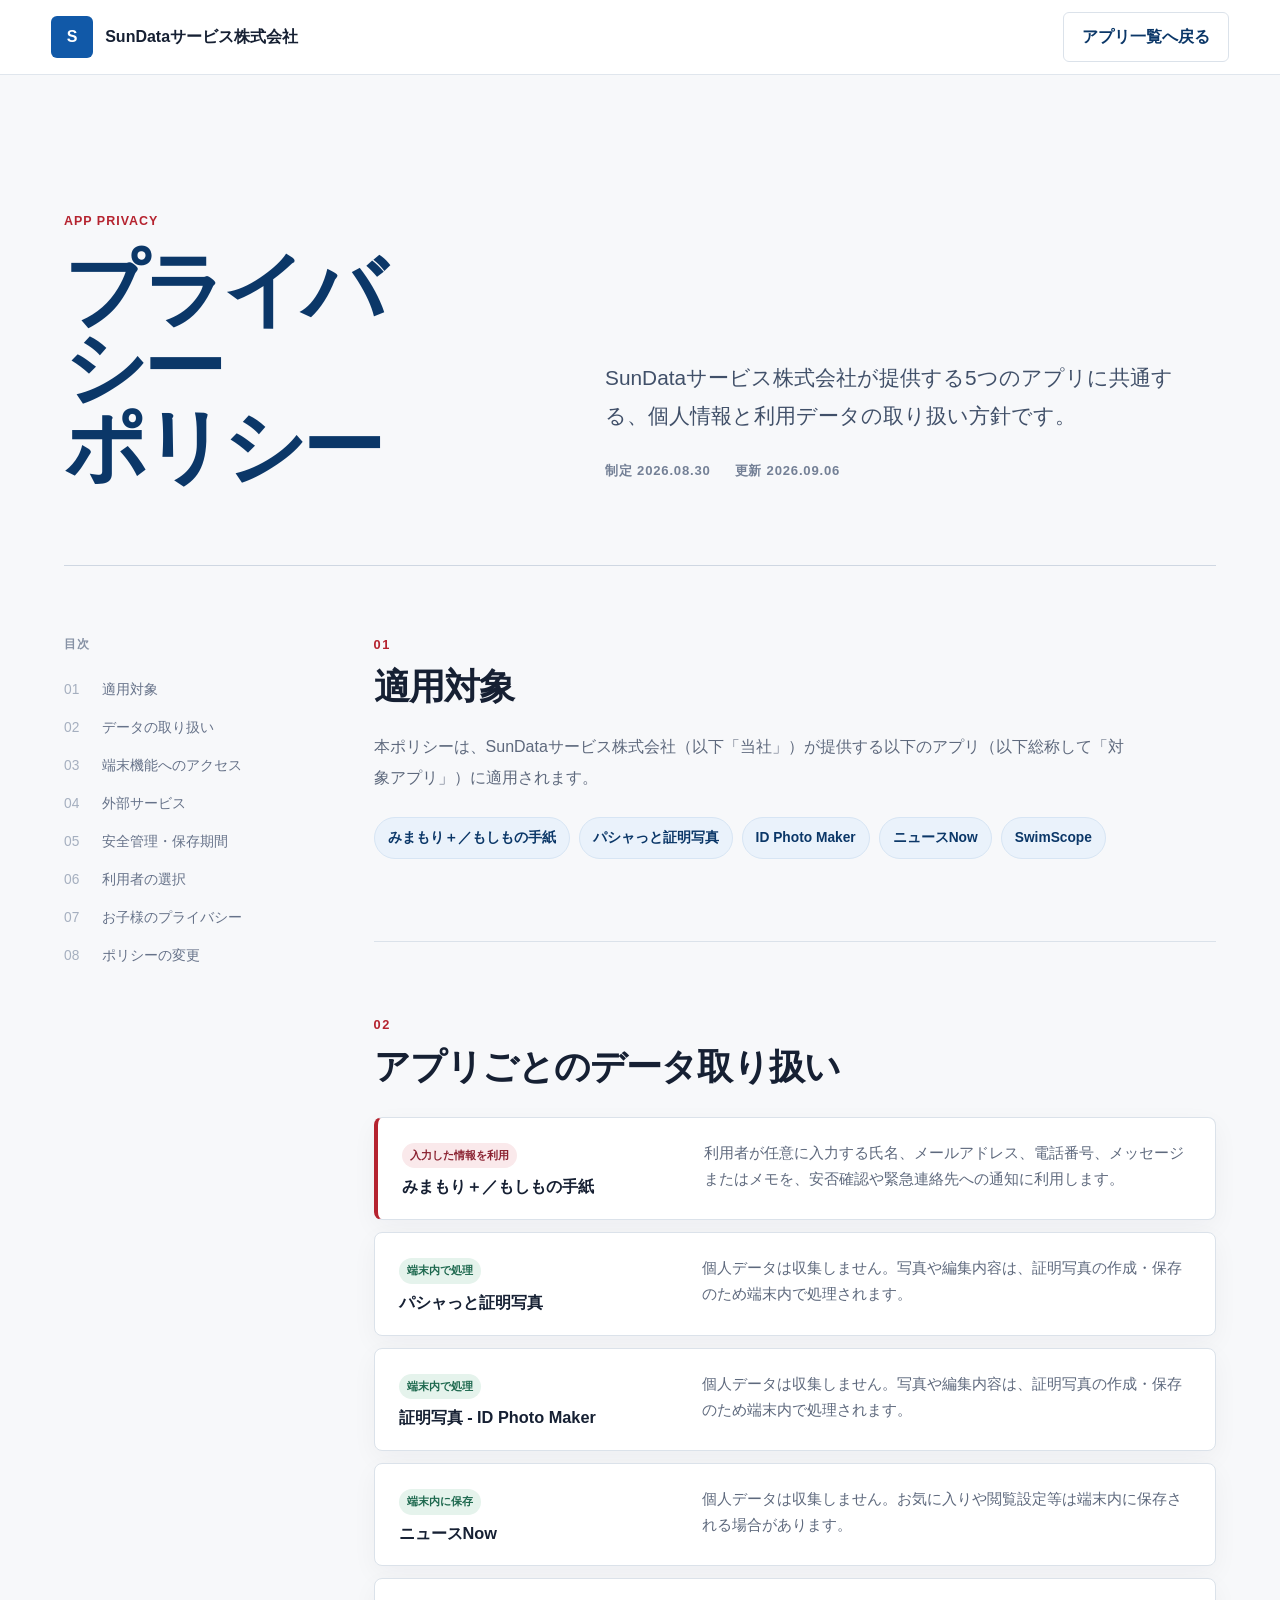
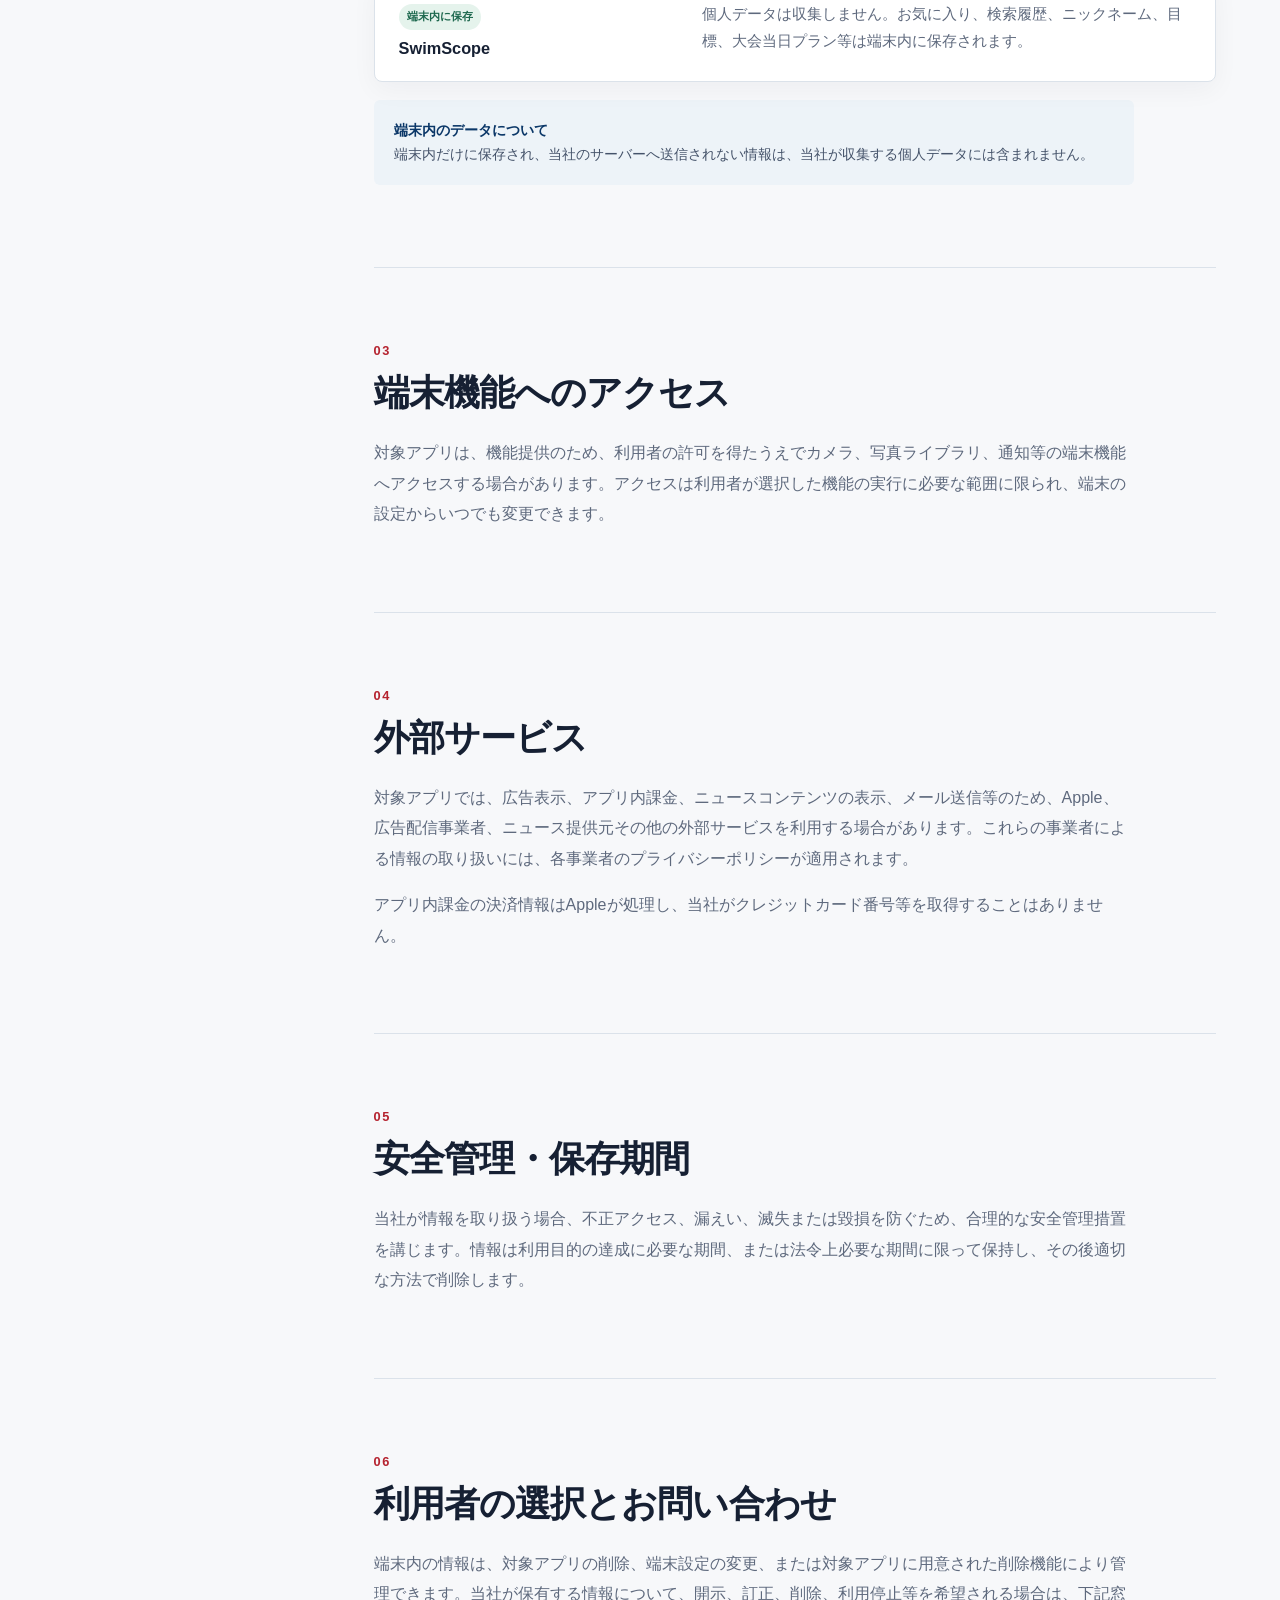
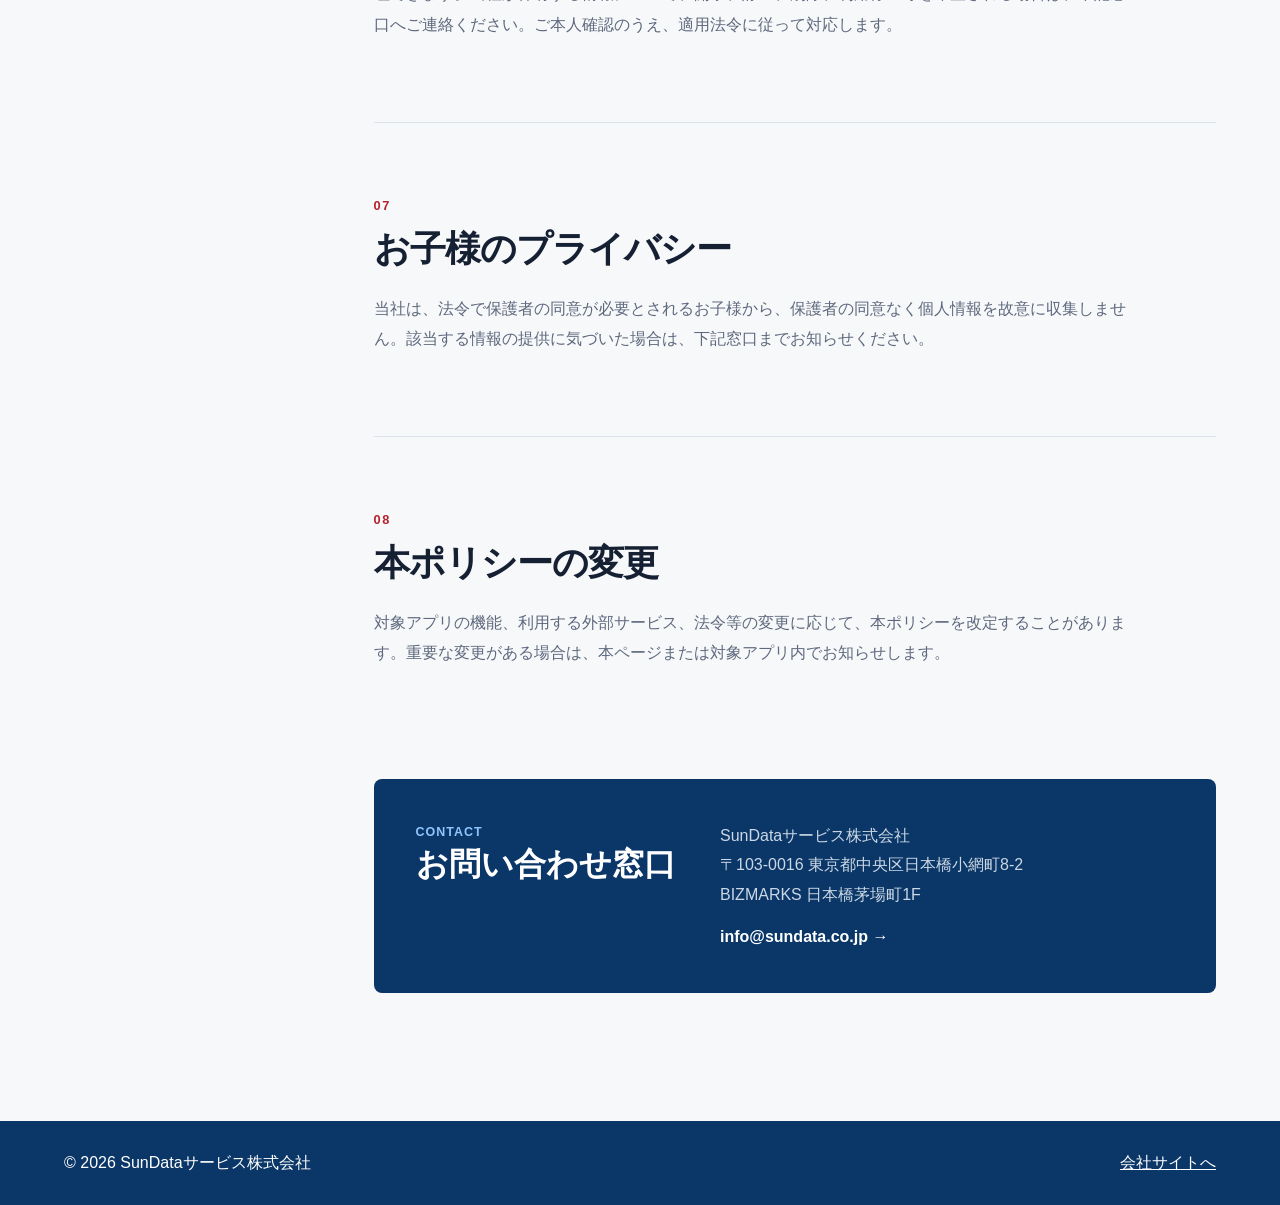
<file: privacy.html>
<!doctype html>
<html lang="ja">
  <head>
    <meta charset="utf-8">
    <meta name="viewport" content="width=device-width, initial-scale=1">
    <title>アプリ プライバシーポリシー | SunDataサービス株式会社</title>
    <meta name="description" content="SunDataサービス株式会社が提供するアプリ共通のプライバシーポリシーです。">
    <link rel="stylesheet" href="styles.css">
  </head>
  <body class="privacy-page">
    <header class="site-header privacy-header">
      <a class="brand" href="index.html#apps" aria-label="アプリ一覧へ戻る"><span class="brand-mark">S</span><span><strong>SunDataサービス株式会社</strong></span></a>
      <a class="button ghost" href="index.html#apps">アプリ一覧へ戻る</a>
    </header>

    <main class="privacy-main">
      <div class="privacy-shell">
        <header class="privacy-hero">
          <div>
            <p class="eyebrow">App Privacy</p>
            <h1>プライバシー<br>ポリシー</h1>
          </div>
          <div class="privacy-hero-copy">
            <p>SunDataサービス株式会社が提供する5つのアプリに共通する、個人情報と利用データの取り扱い方針です。</p>
            <div class="privacy-meta"><span>制定 2026.08.30</span><span>更新 2026.09.06</span></div>
          </div>
        </header>

        <div class="privacy-layout">
          <aside class="privacy-toc" aria-label="ページ内目次">
            <p>目次</p>
            <nav>
              <a href="#scope"><span>01</span> 適用対象</a>
              <a href="#data"><span>02</span> データの取り扱い</a>
              <a href="#permissions"><span>03</span> 端末機能へのアクセス</a>
              <a href="#services"><span>04</span> 外部サービス</a>
              <a href="#security"><span>05</span> 安全管理・保存期間</a>
              <a href="#choices"><span>06</span> 利用者の選択</a>
              <a href="#children"><span>07</span> お子様のプライバシー</a>
              <a href="#changes"><span>08</span> ポリシーの変更</a>
            </nav>
          </aside>

          <article class="privacy-content">

          <section class="privacy-section" id="scope">
            <p class="privacy-number">01</p>
            <h2>適用対象</h2>
            <p>本ポリシーは、SunDataサービス株式会社（以下「当社」）が提供する以下のアプリ（以下総称して「対象アプリ」）に適用されます。</p>
            <div class="privacy-app-list" aria-label="対象アプリ">
              <span>みまもり＋／もしもの手紙</span><span>パシャっと証明写真</span><span>ID Photo Maker</span><span>ニュースNow</span><span>SwimScope</span>
            </div>
          </section>

          <section class="privacy-section" id="data">
            <p class="privacy-number">02</p>
            <h2>アプリごとのデータ取り扱い</h2>
            <div class="privacy-app-grid">
              <article class="privacy-app-card privacy-app-card-featured">
                <div><span class="privacy-status">入力した情報を利用</span><h3>みまもり＋／もしもの手紙</h3></div>
                <p>利用者が任意に入力する氏名、メールアドレス、電話番号、メッセージまたはメモを、安否確認や緊急連絡先への通知に利用します。</p>
              </article>
              <article class="privacy-app-card">
                <div><span class="privacy-status local">端末内で処理</span><h3>パシャっと証明写真</h3></div>
                <p>個人データは収集しません。写真や編集内容は、証明写真の作成・保存のため端末内で処理されます。</p>
              </article>
              <article class="privacy-app-card">
                <div><span class="privacy-status local">端末内で処理</span><h3>証明写真 - ID Photo Maker</h3></div>
                <p>個人データは収集しません。写真や編集内容は、証明写真の作成・保存のため端末内で処理されます。</p>
              </article>
              <article class="privacy-app-card">
                <div><span class="privacy-status local">端末内に保存</span><h3>ニュースNow</h3></div>
                <p>個人データは収集しません。お気に入りや閲覧設定等は端末内に保存される場合があります。</p>
              </article>
              <article class="privacy-app-card">
                <div><span class="privacy-status local">端末内に保存</span><h3>SwimScope</h3></div>
                <p>個人データは収集しません。お気に入り、検索履歴、ニックネーム、目標、大会当日プラン等は端末内に保存されます。</p>
              </article>
            </div>
            <p class="privacy-note"><strong>端末内のデータについて</strong><br>端末内だけに保存され、当社のサーバーへ送信されない情報は、当社が収集する個人データには含まれません。</p>
          </section>

          <section class="privacy-section" id="permissions">
            <p class="privacy-number">03</p><h2>端末機能へのアクセス</h2>
            <p>対象アプリは、機能提供のため、利用者の許可を得たうえでカメラ、写真ライブラリ、通知等の端末機能へアクセスする場合があります。アクセスは利用者が選択した機能の実行に必要な範囲に限られ、端末の設定からいつでも変更できます。</p>
          </section>

          <section class="privacy-section" id="services">
            <p class="privacy-number">04</p><h2>外部サービス</h2>
            <p>対象アプリでは、広告表示、アプリ内課金、ニュースコンテンツの表示、メール送信等のため、Apple、広告配信事業者、ニュース提供元その他の外部サービスを利用する場合があります。これらの事業者による情報の取り扱いには、各事業者のプライバシーポリシーが適用されます。</p>
            <p>アプリ内課金の決済情報はAppleが処理し、当社がクレジットカード番号等を取得することはありません。</p>
          </section>

          <section class="privacy-section" id="security">
            <p class="privacy-number">05</p><h2>安全管理・保存期間</h2>
            <p>当社が情報を取り扱う場合、不正アクセス、漏えい、滅失または毀損を防ぐため、合理的な安全管理措置を講じます。情報は利用目的の達成に必要な期間、または法令上必要な期間に限って保持し、その後適切な方法で削除します。</p>
          </section>

          <section class="privacy-section" id="choices">
            <p class="privacy-number">06</p><h2>利用者の選択とお問い合わせ</h2>
            <p>端末内の情報は、対象アプリの削除、端末設定の変更、または対象アプリに用意された削除機能により管理できます。当社が保有する情報について、開示、訂正、削除、利用停止等を希望される場合は、下記窓口へご連絡ください。ご本人確認のうえ、適用法令に従って対応します。</p>
          </section>

          <section class="privacy-section" id="children">
            <p class="privacy-number">07</p><h2>お子様のプライバシー</h2>
            <p>当社は、法令で保護者の同意が必要とされるお子様から、保護者の同意なく個人情報を故意に収集しません。該当する情報の提供に気づいた場合は、下記窓口までお知らせください。</p>
          </section>

          <section class="privacy-section" id="changes">
            <p class="privacy-number">08</p><h2>本ポリシーの変更</h2>
            <p>対象アプリの機能、利用する外部サービス、法令等の変更に応じて、本ポリシーを改定することがあります。重要な変更がある場合は、本ページまたは対象アプリ内でお知らせします。</p>
          </section>

          <section class="privacy-contact">
            <div><p class="eyebrow">Contact</p><h2>お問い合わせ窓口</h2></div>
            <p>SunDataサービス株式会社<br>〒103-0016 東京都中央区日本橋小網町8-2<br>BIZMARKS 日本橋茅場町1F<br><a href="mailto:info@sundata.co.jp">info@sundata.co.jp →</a></p>
          </section>
          </article>
        </div>
      </div>
    </main>
    <footer class="site-footer"><p>© 2026 SunDataサービス株式会社</p><div class="footer-links"><a href="index.html">会社サイトへ</a></div></footer>
  </body>
</html>
</file>
<file: styles.css>
:root {
  --ink: #162033;
  --muted: #5e697d;
  --line: #dbe2ea;
  --paper: #f7f9fb;
  --white: #ffffff;
  --blue: #1159a8;
  --blue-dark: #0b3768;
  --red: #b5232f;
  --green: #327a5c;
  --shadow: 0 18px 48px rgba(22, 32, 51, 0.14);
}

* {
  box-sizing: border-box;
}

html {
  scroll-behavior: smooth;
}

body {
  margin: 0;
  color: var(--ink);
  background: var(--paper);
  font-family: -apple-system, BlinkMacSystemFont, "Hiragino Kaku Gothic ProN", "Yu Gothic", "YuGothic", "Noto Sans JP", sans-serif;
  line-height: 1.75;
}

a {
  color: inherit;
}

.site-header {
  position: sticky;
  top: 0;
  z-index: 20;
  display: flex;
  align-items: center;
  justify-content: space-between;
  min-height: 72px;
  padding: 12px clamp(18px, 4vw, 56px);
  background: rgba(255, 255, 255, 0.94);
  border-bottom: 1px solid rgba(219, 226, 234, 0.86);
  backdrop-filter: blur(14px);
}

.language-switcher {
  display: inline-flex;
  gap: 4px;
  padding: 4px;
  background: #edf3f8;
  border: 1px solid var(--line);
  border-radius: 999px;
}

.language-switcher a {
  display: inline-flex;
  align-items: center;
  justify-content: center;
  min-width: 38px;
  min-height: 32px;
  padding: 4px 9px;
  color: var(--muted);
  background: transparent;
  border-radius: 999px;
  font-size: 0.82rem;
  font-weight: 800;
  text-decoration: none;
}

.language-switcher a.active {
  color: var(--white);
  background: var(--blue);
}

.brand {
  display: inline-flex;
  align-items: center;
  gap: 12px;
  min-width: 0;
  text-decoration: none;
}

.brand-mark {
  display: grid;
  place-items: center;
  width: 42px;
  height: 42px;
  color: var(--white);
  font-weight: 800;
  background: var(--blue);
  border-radius: 6px;
}

.brand strong,
.brand small {
  display: block;
}

.brand strong {
  font-size: 1rem;
  letter-spacing: 0;
  white-space: nowrap;
}

.brand small {
  color: var(--muted);
  font-size: 0.76rem;
}

.site-nav {
  display: flex;
  align-items: center;
  gap: clamp(10px, 1.5vw, 18px);
  font-size: 0.9rem;
}

.site-nav a {
  text-decoration: none;
}

.nav-cta {
  padding: 8px 14px;
  color: var(--white);
  background: var(--blue-dark);
  border-radius: 6px;
}

.nav-toggle {
  display: none;
  width: 42px;
  height: 42px;
  border: 1px solid var(--line);
  border-radius: 6px;
  background: var(--white);
  font-size: 1.25rem;
}

.hero {
  position: relative;
  display: grid;
  align-items: center;
  min-height: calc(100vh - 72px);
  overflow: hidden;
  color: var(--white);
}

.hero-image,
.hero-shade {
  position: absolute;
  inset: 0;
  width: 100%;
  height: 100%;
}

.hero-image {
  object-fit: cover;
}

.hero-shade {
  background: linear-gradient(90deg, rgba(8, 22, 41, 0.84) 0%, rgba(8, 22, 41, 0.64) 44%, rgba(8, 22, 41, 0.12) 100%);
}

.hero-content {
  position: relative;
  width: min(760px, calc(100% - 36px));
  margin-left: clamp(18px, 7vw, 96px);
  padding: 72px 0 96px;
}

.eyebrow {
  margin: 0 0 12px;
  color: var(--red);
  font-size: 0.78rem;
  font-weight: 800;
  letter-spacing: 0.08em;
  text-transform: uppercase;
}

.hero .eyebrow {
  color: #ffccd0;
}

h1,
h2,
h3,
p {
  overflow-wrap: normal;
  word-break: normal;
  line-break: strict;
}

h1,
h2,
h3 {
  line-height: 1.28;
  letter-spacing: 0;
}

h1 {
  margin: 0;
  font-size: clamp(2.15rem, 4.4vw, 4.05rem);
}

.headline-phrase {
  display: inline-block;
  white-space: nowrap;
}

h2 {
  margin: 0;
  font-size: clamp(1.8rem, 3vw, 2.7rem);
}

h3 {
  margin: 0 0 10px;
  font-size: 1.15rem;
}

.lead {
  max-width: 620px;
  margin: 22px 0 0;
  font-size: clamp(1rem, 1.8vw, 1.24rem);
}

.button {
  display: inline-flex;
  align-items: center;
  justify-content: center;
  min-height: 46px;
  padding: 10px 18px;
  border: 1px solid transparent;
  border-radius: 6px;
  font-weight: 700;
  text-decoration: none;
  cursor: pointer;
  text-align: center;
  word-break: keep-all;
}

.primary {
  color: var(--white);
  background: var(--blue);
}

.secondary {
  color: var(--white);
  border-color: rgba(255, 255, 255, 0.62);
  background: rgba(255, 255, 255, 0.1);
}

.ghost {
  color: var(--blue-dark);
  border-color: var(--line);
  background: var(--white);
}

.hero-actions,
.app-actions {
  display: flex;
  flex-wrap: wrap;
  gap: 12px;
  margin-top: 28px;
}

.hero-facts {
  display: grid;
  grid-template-columns: repeat(3, minmax(0, 1fr));
  gap: 10px;
  max-width: 680px;
  margin: 44px 0 0;
}

.hero-facts div {
  padding: 14px;
  background: rgba(255, 255, 255, 0.13);
  border: 1px solid rgba(255, 255, 255, 0.22);
  border-radius: 6px;
}

.hero-facts dt {
  color: rgba(255, 255, 255, 0.72);
  font-size: 0.78rem;
}

.hero-facts dd {
  margin: 0;
  font-weight: 800;
}

.section {
  padding: clamp(64px, 9vw, 112px) clamp(18px, 5vw, 72px);
}

.intro,
.company,
.access,
.contact {
  display: grid;
  grid-template-columns: minmax(240px, 0.8fr) minmax(0, 1.4fr);
  gap: clamp(28px, 5vw, 64px);
  background: var(--white);
}

.intro-grid,
.service-grid,
.journal-layout,
.info-grid,
.recruit-grid {
  display: grid;
  gap: 18px;
}

.intro-grid {
  grid-template-columns: repeat(3, minmax(0, 1fr));
}

.intro-grid article,
.service-card,
.post,
.info-card,
.access-card,
.request-box,
.contact-form,
.app-showcase article {
  padding: 24px;
  background: var(--white);
  border: 1px solid var(--line);
  border-radius: 8px;
}

.intro-grid article {
  background: #fbfcfd;
}

.intro-grid span {
  display: inline-block;
  margin-bottom: 18px;
  color: var(--blue);
  font-weight: 900;
}

.section-heading {
  max-width: 760px;
  margin-bottom: 34px;
}

.section-heading p {
  color: var(--muted);
}

.section-heading.compact {
  margin-bottom: 24px;
}

.section-note {
  max-width: 760px;
  margin: 24px 0 0;
  color: var(--muted);
}

.service-grid {
  grid-template-columns: repeat(4, minmax(0, 1fr));
}

.service-card {
  min-height: 100%;
  box-shadow: 0 8px 24px rgba(22, 32, 51, 0.06);
}

.icon {
  display: grid;
  place-items: center;
  width: 44px;
  height: 44px;
  margin-bottom: 20px;
  color: var(--white);
  background: var(--green);
  border-radius: 6px;
  font-weight: 800;
}

.service-card p,
.intro-grid p,
.app-showcase p,
.company p,
.access p,
.info-card p,
.split-panel p,
.contact-copy p {
  color: var(--muted);
}

.service-card ul {
  margin: 18px 0 0;
  padding-left: 1.1em;
}

.apps {
  background: #eef4f8;
}

.technology {
  color: var(--white);
  background: #071b31;
}

.technology .eyebrow {
  color: #76b9f8;
}

.technology-header {
  display: grid;
  grid-template-columns: minmax(280px, .9fr) minmax(320px, 1.1fr);
  gap: clamp(30px, 6vw, 78px);
  align-items: end;
  max-width: 1180px;
  margin: 0 auto 38px;
}

.technology-header > p {
  margin: 0;
  color: #b9c8d9;
  font-size: 1.04rem;
}

.technology-grid {
  display: grid;
  grid-template-columns: repeat(4, minmax(0, 1fr));
  max-width: 1180px;
  margin: 0 auto;
  border-top: 1px solid rgba(255, 255, 255, .18);
  border-bottom: 1px solid rgba(255, 255, 255, .18);
}

.technology-grid a {
  display: grid;
  align-content: start;
  min-height: 210px;
  padding: 25px 22px;
  border-right: 1px solid rgba(255, 255, 255, .18);
  text-decoration: none;
  transition: background .2s ease, transform .2s ease;
}

.technology-grid a:first-child {
  border-left: 1px solid rgba(255, 255, 255, .18);
}

.technology-grid a:hover {
  background: rgba(28, 119, 205, .18);
  transform: translateY(-3px);
}

.technology-grid span {
  margin-bottom: 34px;
  color: #76b9f8;
  font-size: .76rem;
  font-weight: 900;
}

.technology-grid strong {
  margin-bottom: 8px;
  font-size: 1.08rem;
}

.technology-grid small {
  color: #9fb0c4;
  font-size: .86rem;
  line-height: 1.65;
}

.technology-footer {
  display: flex;
  justify-content: space-between;
  gap: 24px;
  align-items: center;
  max-width: 1180px;
  margin: 30px auto 0;
}

.technology-footer p {
  margin: 0;
  color: #9fb0c4;
}

.technology-footer p strong {
  display: block;
  color: var(--white);
  font-size: .78rem;
  letter-spacing: .08em;
  text-transform: uppercase;
}

.apps-link {
  display: grid;
  grid-template-columns: minmax(280px, .8fr) minmax(360px, 1.2fr);
  gap: clamp(32px, 6vw, 80px);
  align-items: center;
}

.apps-link-copy {
  max-width: 520px;
}

.apps-link-copy > p:last-child {
  color: var(--muted);
}

.apps-link-card {
  position: relative;
  display: grid;
  gap: 10px;
  min-height: 240px;
  align-content: center;
  padding: clamp(28px, 5vw, 48px);
  color: var(--white);
  background: linear-gradient(135deg, var(--blue-dark), var(--blue));
  border-radius: 8px;
  box-shadow: var(--shadow);
  text-decoration: none;
  transition: transform .2s ease, box-shadow .2s ease;
}

.apps-link-card:hover {
  transform: translateY(-4px);
  box-shadow: 0 24px 58px rgba(22, 32, 51, .22);
}

.apps-link-card span {
  color: #b9dafb;
  font-size: .78rem;
  font-weight: 900;
  letter-spacing: .08em;
  text-transform: uppercase;
}

.apps-link-card strong {
  font-size: clamp(1.45rem, 3vw, 2.15rem);
}

.apps-link-card small {
  max-width: 520px;
  color: #d4e4f5;
  font-size: .9rem;
  line-height: 1.7;
}

.apps-link-card b {
  position: absolute;
  top: 24px;
  right: 26px;
  font-size: 1.35rem;
}

.stemon {
  background: var(--white);
}

.info-grid {
  grid-template-columns: repeat(3, minmax(0, 1fr));
}

.info-card {
  min-height: 100%;
}

.compact-list {
  display: grid;
  gap: 12px;
  margin: 0;
}

.compact-list div {
  display: grid;
  gap: 4px;
}

.compact-list dt {
  color: var(--muted);
  font-size: 0.86rem;
  font-weight: 800;
}

.compact-list dd {
  margin: 0;
}

.text-link {
  color: var(--blue);
  font-weight: 800;
}

.inn {
  background: #f0f5f2;
}

.split-panel {
  display: grid;
  grid-template-columns: minmax(280px, 0.9fr) minmax(0, 1.1fr);
  gap: clamp(28px, 5vw, 58px);
  align-items: center;
  max-width: 1180px;
  margin: 0 auto;
}

.guesthouse-media img {
  display: block;
  width: 100%;
  aspect-ratio: 16 / 9;
  object-fit: cover;
  border-radius: 8px;
  box-shadow: var(--shadow);
}

.booking-grid {
  display: grid;
  grid-template-columns: repeat(4, minmax(0, 1fr));
  gap: 14px;
  max-width: 1180px;
  margin: 28px auto 0;
}

.booking-card {
  display: grid;
  gap: 8px;
  min-height: 156px;
  padding: 20px;
  color: var(--ink);
  background: var(--white);
  border: 1px solid var(--line);
  border-radius: 8px;
  text-decoration: none;
}

.booking-card span {
  color: var(--red);
  font-size: 0.78rem;
  font-weight: 900;
  word-break: keep-all;
}

.booking-card strong {
  font-size: 1.08rem;
  word-break: keep-all;
}

.booking-card small {
  color: var(--muted);
  font-size: 0.88rem;
  line-height: 1.6;
}

.booking-card.highlight {
  border-color: rgba(17, 89, 168, 0.32);
  background: #edf5ff;
}

.inn-note {
  display: grid;
  gap: 12px;
  max-width: 1180px;
  margin: 18px auto 0;
  padding: 24px;
  background: var(--white);
  border: 1px solid var(--line);
  border-radius: 8px;
}

.inn-note p {
  margin: 0;
  color: var(--muted);
}

.inn-note .button {
  justify-self: start;
}

.app-panel {
  display: grid;
  grid-template-columns: minmax(260px, 0.72fr) minmax(0, 1.28fr);
  gap: clamp(24px, 4vw, 44px);
  align-items: start;
  max-width: 1180px;
  margin: 0 auto;
  padding: clamp(24px, 4vw, 40px);
  background: var(--white);
  border: 1px solid var(--line);
  border-radius: 8px;
  box-shadow: var(--shadow);
}

.app-intro {
  position: sticky;
  top: 96px;
  display: grid;
  gap: 18px;
}

.app-intro p {
  margin: 0;
}

.app-summary {
  display: grid;
  gap: 10px;
  margin: 4px 0 0;
}

.app-summary div {
  display: grid;
  grid-template-columns: 74px minmax(0, 1fr);
  gap: 12px;
  padding: 12px 0;
  border-top: 1px solid var(--line);
}

.app-summary dt {
  color: var(--muted);
  font-size: 0.84rem;
  font-weight: 800;
}

.app-summary dd {
  margin: 0;
  font-weight: 800;
}

.app-showcase {
  display: grid;
  gap: 14px;
}

.status {
  display: inline-block;
  margin-bottom: 14px;
  padding: 4px 9px;
  color: var(--blue-dark);
  background: #e8f1fb;
  border-radius: 999px;
  font-size: 0.76rem;
  font-weight: 800;
  word-break: keep-all;
}

.process {
  background: var(--white);
}

.process-list {
  display: grid;
  grid-template-columns: repeat(4, minmax(0, 1fr));
  gap: 1px;
  margin: 0;
  padding: 0;
  list-style: none;
  background: var(--line);
  border: 1px solid var(--line);
}

.process-list li {
  min-height: 156px;
  padding: 24px;
  background: var(--white);
}

.process-list strong,
.process-list span {
  display: block;
}

.process-list span {
  margin-top: 12px;
  color: var(--muted);
}

.journal-layout {
  grid-template-columns: minmax(0, 1fr) minmax(280px, 420px);
  align-items: start;
}

.posts {
  display: grid;
  gap: 16px;
}

.post time {
  color: var(--muted);
  font-size: 0.85rem;
}

.post h3 {
  margin-top: 8px;
}

.request-box,
.contact-form {
  display: grid;
  gap: 14px;
}

.request-box {
  position: sticky;
  top: 94px;
}

.app-card {
  display: grid;
  grid-template-columns: 74px minmax(0, 1fr);
  gap: 18px;
  align-items: start;
}

.app-card img {
  width: 74px;
  height: 74px;
  border-radius: 18px;
  box-shadow: 0 8px 20px rgba(22, 32, 51, 0.14);
}

.app-card a {
  color: var(--blue);
  font-weight: 800;
  overflow-wrap: anywhere;
}

label {
  display: grid;
  gap: 6px;
  font-weight: 700;
}

input,
textarea,
select {
  width: 100%;
  padding: 12px 13px;
  color: var(--ink);
  background: var(--white);
  border: 1px solid #cbd5df;
  border-radius: 6px;
  font: inherit;
}

textarea {
  resize: vertical;
}

.form-note {
  margin: 0;
  color: var(--muted);
  font-size: 0.86rem;
}

.form-status {
  min-height: 1.6em;
  margin: 0;
  font-weight: 800;
}

.form-status.success {
  color: var(--green);
}

.form-status.error {
  color: var(--red);
}

.hidden-field {
  position: absolute;
  left: -10000px;
  width: 1px;
  height: 1px;
  overflow: hidden;
}

.company-table {
  margin: 0;
  background: var(--white);
  border-top: 1px solid var(--line);
}

.recruit {
  background: #eef4f8;
}

.recruit-grid {
  grid-template-columns: repeat(3, minmax(0, 1fr));
}

.access {
  background: var(--white);
}

.company-table div {
  display: grid;
  grid-template-columns: 160px minmax(0, 1fr);
  gap: 20px;
  padding: 18px 0;
  border-bottom: 1px solid var(--line);
}

.company-table dt {
  color: var(--muted);
  font-weight: 800;
}

.company-table dd {
  margin: 0;
}

.company-table span {
  color: var(--muted);
}

.contact {
  background: #f0f5f2;
}

address {
  display: grid;
  gap: 10px;
  margin-top: 26px;
  font-style: normal;
  font-weight: 800;
}

.site-footer {
  display: flex;
  justify-content: space-between;
  gap: 16px;
  padding: 28px clamp(18px, 5vw, 72px);
  color: var(--white);
  background: var(--blue-dark);
}

.site-footer p {
  margin: 0;
}

.site-footer a {
  color: var(--white);
}

.footer-links { display: flex; flex-wrap: wrap; justify-content: flex-end; gap: 12px 24px; }
.privacy-page { background: #f7f8fa; }
.privacy-page .site-header { box-shadow: none; }
.privacy-header { position: static; }
.privacy-main { padding: clamp(42px, 7vw, 88px) clamp(18px, 5vw, 72px) clamp(72px, 10vw, 128px); }
.privacy-shell { width: min(1180px, 100%); margin: 0 auto; }
.privacy-hero { display: grid; grid-template-columns: minmax(280px, .85fr) minmax(300px, 1.15fr); gap: clamp(32px, 7vw, 96px); align-items: end; padding: clamp(24px, 4vw, 48px) 0 clamp(42px, 7vw, 78px); border-bottom: 1px solid #cfd7e2; }
.privacy-hero .eyebrow { margin-bottom: 18px; }
.privacy-hero h1 { color: var(--blue-dark); font-size: clamp(2.8rem, 6.4vw, 5.8rem); line-height: .96; letter-spacing: -.055em; }
.privacy-hero-copy { padding-bottom: 4px; }
.privacy-hero-copy > p { max-width: 610px; margin: 0; color: #415069; font-size: clamp(1.05rem, 1.7vw, 1.3rem); line-height: 1.85; }
.privacy-meta { display: flex; flex-wrap: wrap; gap: 8px 24px; margin-top: 24px; color: #748096; font-size: .82rem; font-weight: 700; letter-spacing: .06em; }
.privacy-layout { display: grid; grid-template-columns: 220px minmax(0, 1fr); gap: clamp(38px, 7vw, 92px); align-items: start; padding-top: clamp(38px, 6vw, 68px); }
.privacy-toc { position: sticky; top: 96px; }
.privacy-toc > p { margin: 0 0 16px; color: #8792a5; font-size: .76rem; font-weight: 900; letter-spacing: .12em; }
.privacy-toc nav { display: grid; }
.privacy-toc a { display: grid; grid-template-columns: 30px 1fr; gap: 8px; padding: 9px 0; color: #667289; font-size: .86rem; line-height: 1.45; text-decoration: none; transition: color .2s ease, transform .2s ease; }
.privacy-toc a:hover { color: var(--blue); transform: translateX(3px); }
.privacy-toc a span { color: #a5afbf; font-variant-numeric: tabular-nums; }
.privacy-content { min-width: 0; }
.privacy-section { scroll-margin-top: 100px; }
.privacy-section + .privacy-section { margin-top: clamp(52px, 7vw, 82px); padding-top: clamp(48px, 6vw, 72px); border-top: 1px solid var(--line); }
.privacy-number { margin: 0 0 8px !important; color: var(--red) !important; font-size: .8rem; font-weight: 900; letter-spacing: .12em; }
.privacy-section h2 { margin-bottom: 22px; color: var(--ink); font-size: clamp(1.55rem, 3vw, 2.25rem); letter-spacing: -.025em; }
.privacy-section > p:not(.privacy-number) { max-width: 760px; margin: 0 0 16px; color: var(--muted); font-size: 1rem; line-height: 1.9; }
.privacy-app-list { display: flex; flex-wrap: wrap; gap: 9px; margin-top: 24px; }
.privacy-app-list span { padding: 8px 13px; color: var(--blue-dark); background: #eaf2fb; border: 1px solid #d7e5f4; border-radius: 999px; font-size: .86rem; font-weight: 800; }
.privacy-app-grid { display: grid; gap: 12px; margin-top: 26px; }
.privacy-app-card { display: grid; grid-template-columns: minmax(210px, .72fr) minmax(0, 1.28fr); gap: 28px; align-items: start; padding: 22px 24px; background: var(--white); border: 1px solid var(--line); border-radius: 8px; box-shadow: 0 8px 26px rgba(22, 32, 51, .045); }
.privacy-app-card-featured { border-left: 4px solid var(--red); }
.privacy-app-card h3 { margin: 8px 0 0; font-size: 1.02rem; }
.privacy-app-card p { margin: 0; color: var(--muted); font-size: .94rem; line-height: 1.75; }
.privacy-status { display: inline-flex; padding: 3px 8px; color: #8a2130; background: #fae9eb; border-radius: 999px; font-size: .7rem; font-weight: 900; }
.privacy-status.local { color: #1d684e; background: #e5f3ec; }
.privacy-note { margin-top: 18px !important; padding: 18px 20px; color: #45536a !important; background: #edf3f8; border-radius: 6px; font-size: .9rem !important; line-height: 1.7 !important; }
.privacy-note strong { color: var(--blue-dark); }
.privacy-contact { display: grid; grid-template-columns: minmax(220px, .75fr) minmax(0, 1.25fr); gap: 32px; margin-top: clamp(60px, 9vw, 110px); padding: clamp(26px, 4vw, 42px); color: var(--white); background: var(--blue-dark); border-radius: 8px; }
.privacy-contact .eyebrow { color: #90c5fb; }
.privacy-contact h2 { font-size: clamp(1.45rem, 3vw, 2rem); }
.privacy-contact p { margin: 0; color: #cbd7e5; line-height: 1.85; }
.privacy-contact a { display: inline-block; margin-top: 12px; color: var(--white); font-weight: 900; text-decoration: none; }

@media (max-width: 980px) {
  .service-grid,
  .process-list,
  .intro-grid,
  .info-grid,
  .recruit-grid,
  .booking-grid {
    grid-template-columns: repeat(2, minmax(0, 1fr));
  }

  .intro,
  .company,
  .access,
  .contact,
  .apps-link,
  .app-panel,
  .split-panel,
  .journal-layout {
    grid-template-columns: 1fr;
  }

  .app-intro {
    position: static;
  }

  .nav-toggle {
    display: inline-grid;
    place-items: center;
    order: 3;
  }

  .site-nav {
    order: 4;
    position: absolute;
    top: 72px;
    right: 18px;
    left: 18px;
    display: none;
    flex-direction: column;
    align-items: stretch;
    gap: 0;
    padding: 10px;
    background: var(--white);
    border: 1px solid var(--line);
    border-radius: 8px;
    box-shadow: var(--shadow);
  }

  .site-nav.open {
    display: flex;
  }

  .site-nav a {
    padding: 12px;
  }

  .language-switcher {
    order: 2;
    margin-left: auto;
  }

  .privacy-layout {
    grid-template-columns: 180px minmax(0, 1fr);
    gap: 38px;
  }

  .technology-grid {
    grid-template-columns: repeat(2, minmax(0, 1fr));
  }

  .technology-grid a:nth-child(3) {
    border-left: 1px solid rgba(255, 255, 255, .18);
  }
}

@media (max-width: 720px) {
  .site-header {
    min-height: 64px;
  }

  .site-nav {
    top: 64px;
  }

  .privacy-header .brand strong {
    font-size: .86rem;
  }

  .privacy-header .button {
    min-height: 40px;
    padding: 7px 10px;
    font-size: .78rem;
  }

  .privacy-main {
    padding-top: 24px;
  }

  .privacy-hero,
  .privacy-layout,
  .privacy-app-card,
  .privacy-contact {
    grid-template-columns: 1fr;
  }

  .privacy-hero {
    gap: 26px;
    padding-bottom: 42px;
  }

  .privacy-hero h1 {
    font-size: clamp(2.7rem, 14vw, 4.3rem);
  }

  .privacy-layout {
    padding-top: 38px;
  }

  .privacy-toc {
    display: none;
  }

  .privacy-app-card {
    gap: 16px;
  }

  .privacy-contact {
    gap: 18px;
  }

  .language-switcher {
    position: absolute;
    top: 14px;
    right: 70px;
  }

  .hero {
    min-height: auto;
  }

  .hero-shade {
    background: rgba(8, 22, 41, 0.72);
  }

  .hero-content {
    width: calc(100% - 36px);
    margin: 0 auto;
    padding: 84px 0 64px;
  }

  .hero-facts,
  .service-grid,
  .process-list,
  .intro-grid,
  .info-grid,
  .recruit-grid,
  .technology-grid,
  .booking-grid {
    grid-template-columns: 1fr;
  }

  .technology-header {
    grid-template-columns: 1fr;
    gap: 20px;
  }

  .technology-grid a,
  .technology-grid a:first-child,
  .technology-grid a:nth-child(3) {
    min-height: 0;
    border-right: 1px solid rgba(255, 255, 255, .18);
    border-left: 1px solid rgba(255, 255, 255, .18);
    border-bottom: 1px solid rgba(255, 255, 255, .18);
  }

  .technology-grid span {
    margin-bottom: 20px;
  }

  .technology-footer {
    align-items: flex-start;
    flex-direction: column;
  }

  .company-table div {
    grid-template-columns: 1fr;
    gap: 6px;
  }

  .request-box {
    position: static;
  }

  .site-footer {
    display: grid;
  }

  .footer-links { justify-content: flex-start; }
}
</file>
